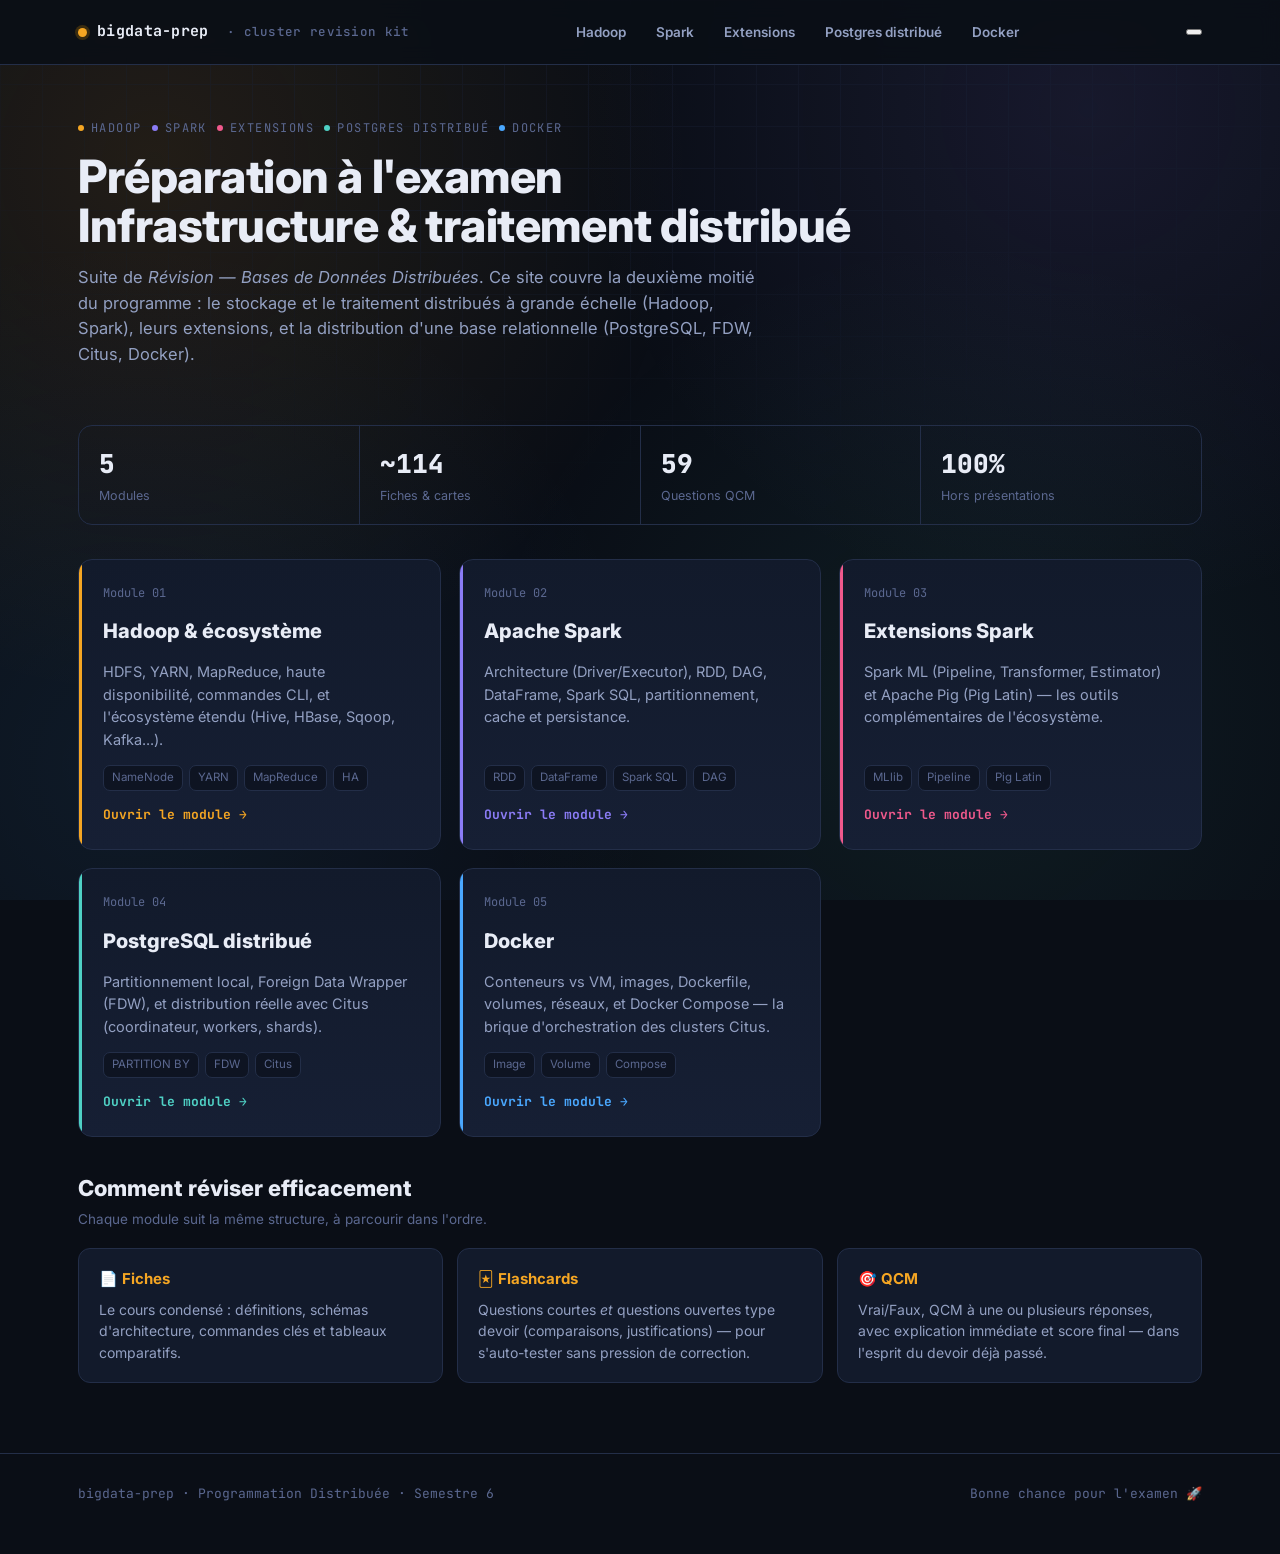
<file: index.html>
<!DOCTYPE html>
<html lang="fr">
<head>
<meta charset="UTF-8">
<meta name="viewport" content="width=device-width, initial-scale=1.0">
<title>bigdata-prep — Révision Infrastructure Big Data</title>
<link rel="stylesheet" href="style.css">
</head>
<body>
<div class="node-field"></div>

<header class="topbar">
  <div class="wrap">
    <div class="brand"><span class="dot"></span>bigdata-prep<small>&nbsp;· cluster revision kit</small></div>
    <nav class="nav-links" id="main-nav">
      <a href="hadoop.html">Hadoop</a>
      <a href="spark.html">Spark</a>
      <a href="spark-extensions.html">Extensions</a>
      <a href="postgres-distribue.html">Postgres&nbsp;distribué</a>
      <a href="docker.html">Docker</a>
    </nav>
  <button class="hamburger" id="ham" aria-label="Menu" onclick="toggleNav(this)"><span></span><span></span><span></span></button>
  </div>
</header>

<main class="wrap">
  <section class="page-hero">
    <div class="eyebrow">
      <span class="seg"><span class="dot" style="background:var(--hadoop)"></span>Hadoop</span>
      <span class="seg"><span class="dot" style="background:var(--spark)"></span>Spark</span>
      <span class="seg"><span class="dot" style="background:var(--ext)"></span>Extensions</span>
      <span class="seg"><span class="dot" style="background:var(--pg)"></span>Postgres distribué</span>
      <span class="seg"><span class="dot" style="background:var(--docker)"></span>Docker</span>
    </div>
    <h1 class="page-title">Préparation à l'examen<br>Infrastructure &amp; traitement distribué</h1>
    <p class="page-sub">
      Suite de <i>Révision — Bases de Données Distribuées</i>. Ce site couvre la deuxième moitié du programme :
      le stockage et le traitement distribués à grande échelle (Hadoop, Spark), leurs extensions,
      et la distribution d'une base relationnelle (PostgreSQL, FDW, Citus, Docker).
    </p>
  </section>

  <section class="stat-strip">
    <div class="stat"><div class="n">5</div><div class="l">Modules</div></div>
    <div class="stat"><div class="n">~114</div><div class="l">Fiches &amp; cartes</div></div>
    <div class="stat"><div class="n">59</div><div class="l">Questions QCM</div></div>
    <div class="stat"><div class="n">100%</div><div class="l">Hors présentations</div></div>
  </section>

  <section class="module-grid">

    <a class="module-card" data-mod="hadoop" href="hadoop.html">
      <div class="accent-bar"></div>
      <div class="num">Module 01</div>
      <h3>Hadoop &amp; écosystème</h3>
      <p>HDFS, YARN, MapReduce, haute disponibilité, commandes CLI, et l'écosystème étendu (Hive, HBase, Sqoop, Kafka...).</p>
      <div class="tags">
        <span class="tag">NameNode</span><span class="tag">YARN</span><span class="tag">MapReduce</span><span class="tag">HA</span>
      </div>
      <div class="go">Ouvrir le module →</div>
    </a>

    <a class="module-card" data-mod="spark" href="spark.html">
      <div class="accent-bar"></div>
      <div class="num">Module 02</div>
      <h3>Apache Spark</h3>
      <p>Architecture (Driver/Executor), RDD, DAG, DataFrame, Spark SQL, partitionnement, cache et persistance.</p>
      <div class="tags">
        <span class="tag">RDD</span><span class="tag">DataFrame</span><span class="tag">Spark SQL</span><span class="tag">DAG</span>
      </div>
      <div class="go">Ouvrir le module →</div>
    </a>

    <a class="module-card" data-mod="ext" href="spark-extensions.html">
      <div class="accent-bar"></div>
      <div class="num">Module 03</div>
      <h3>Extensions Spark</h3>
      <p>Spark ML (Pipeline, Transformer, Estimator) et Apache Pig (Pig Latin) — les outils complémentaires de l'écosystème.</p>
      <div class="tags">
        <span class="tag">MLlib</span><span class="tag">Pipeline</span><span class="tag">Pig Latin</span>
      </div>
      <div class="go">Ouvrir le module →</div>
    </a>

    <a class="module-card" data-mod="pg" href="postgres-distribue.html">
      <div class="accent-bar"></div>
      <div class="num">Module 04</div>
      <h3>PostgreSQL distribué</h3>
      <p>Partitionnement local, Foreign Data Wrapper (FDW), et distribution réelle avec Citus (coordinateur, workers, shards).</p>
      <div class="tags">
        <span class="tag">PARTITION BY</span><span class="tag">FDW</span><span class="tag">Citus</span>
      </div>
      <div class="go">Ouvrir le module →</div>
    </a>

    <a class="module-card" data-mod="docker" href="docker.html">
      <div class="accent-bar"></div>
      <div class="num">Module 05</div>
      <h3>Docker</h3>
      <p>Conteneurs vs VM, images, Dockerfile, volumes, réseaux, et Docker Compose — la brique d'orchestration des clusters Citus.</p>
      <div class="tags">
        <span class="tag">Image</span><span class="tag">Volume</span><span class="tag">Compose</span>
      </div>
      <div class="go">Ouvrir le module →</div>
    </a>

  </section>

  <section class="fiche-section">
    <h2>Comment réviser efficacement</h2>
    <p class="desc">Chaque module suit la même structure, à parcourir dans l'ordre.</p>
    <div class="card-grid">
      <div class="def-card">
        <h4>📄 Fiches</h4>
        <p>Le cours condensé : définitions, schémas d'architecture, commandes clés et tableaux comparatifs.</p>
      </div>
      <div class="def-card">
        <h4>🃏 Flashcards</h4>
        <p>Questions courtes <i>et</i> questions ouvertes type devoir (comparaisons, justifications) — pour s'auto-tester sans pression de correction.</p>
      </div>
      <div class="def-card">
        <h4>🎯 QCM</h4>
        <p>Vrai/Faux, QCM à une ou plusieurs réponses, avec explication immédiate et score final — dans l'esprit du devoir déjà passé.</p>
      </div>
    </div>
  </section>
</main>

<footer>
  <div class="wrap">
    <p>bigdata-prep · Programmation Distribuée · Semestre 6</p>
    <p>Bonne chance pour l'examen 🚀</p>
  </div>
</footer>

<script>
function toggleNav(btn){
  btn.classList.toggle('open');
  document.getElementById('main-nav').classList.toggle('open');
}
document.addEventListener('DOMContentLoaded',function(){
  var links = document.querySelectorAll('#main-nav a');
  links.forEach(function(a){
    a.addEventListener('click',function(){
      document.getElementById('main-nav').classList.remove('open');
      document.getElementById('ham').classList.remove('open');
    });
  });
});
</script>
</body>
</html>
</file>
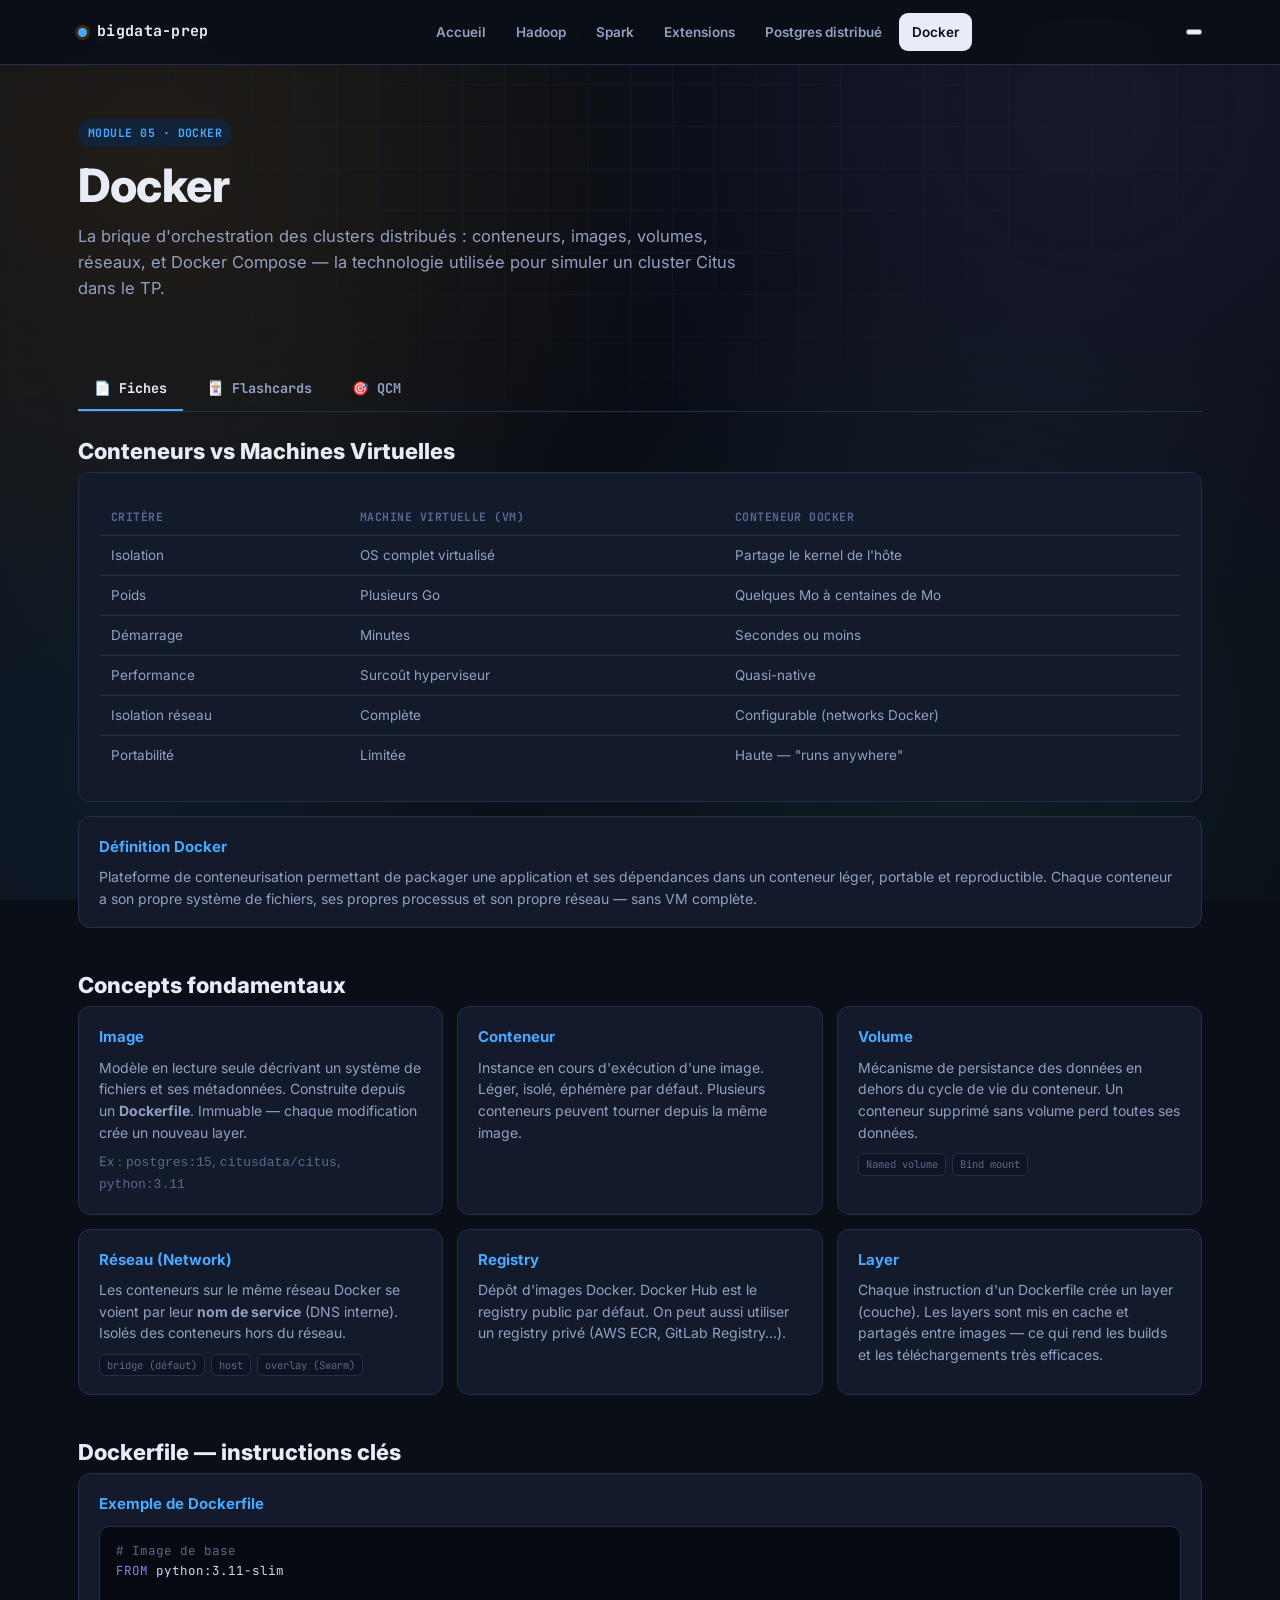
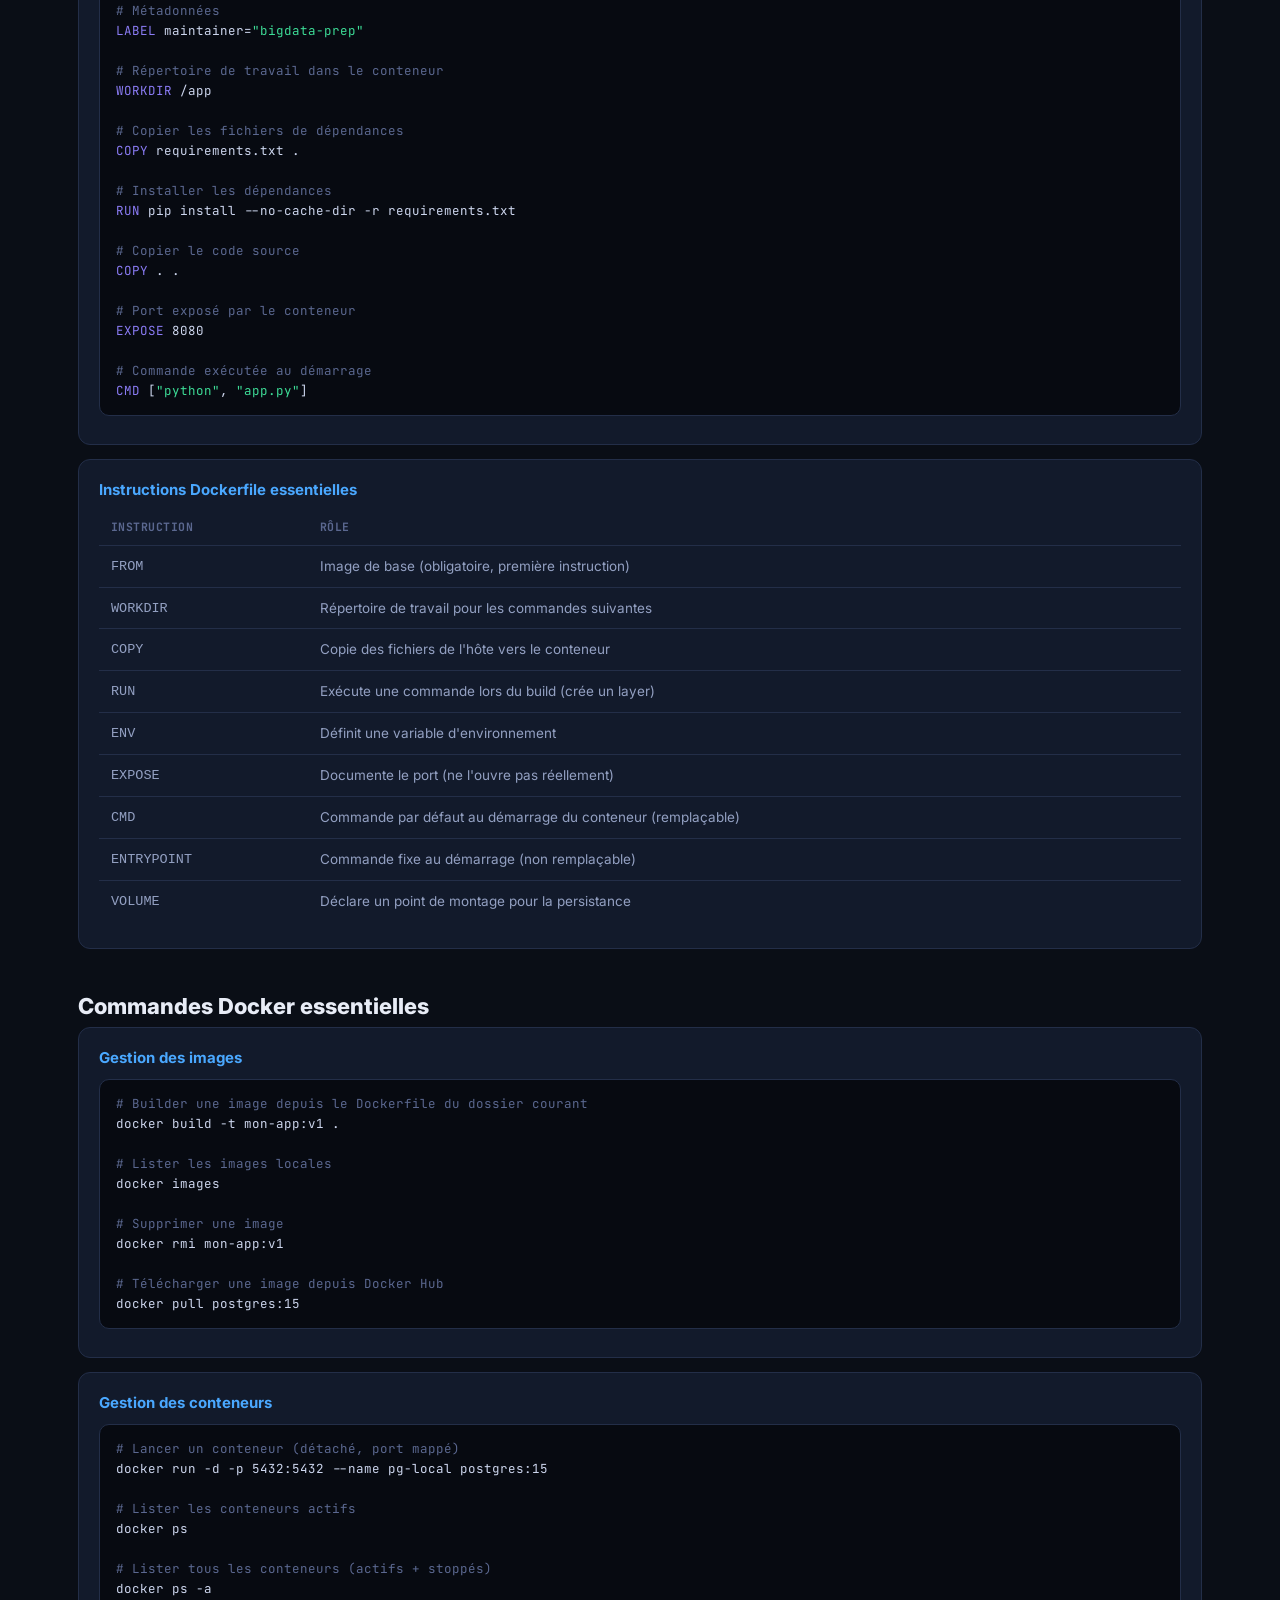
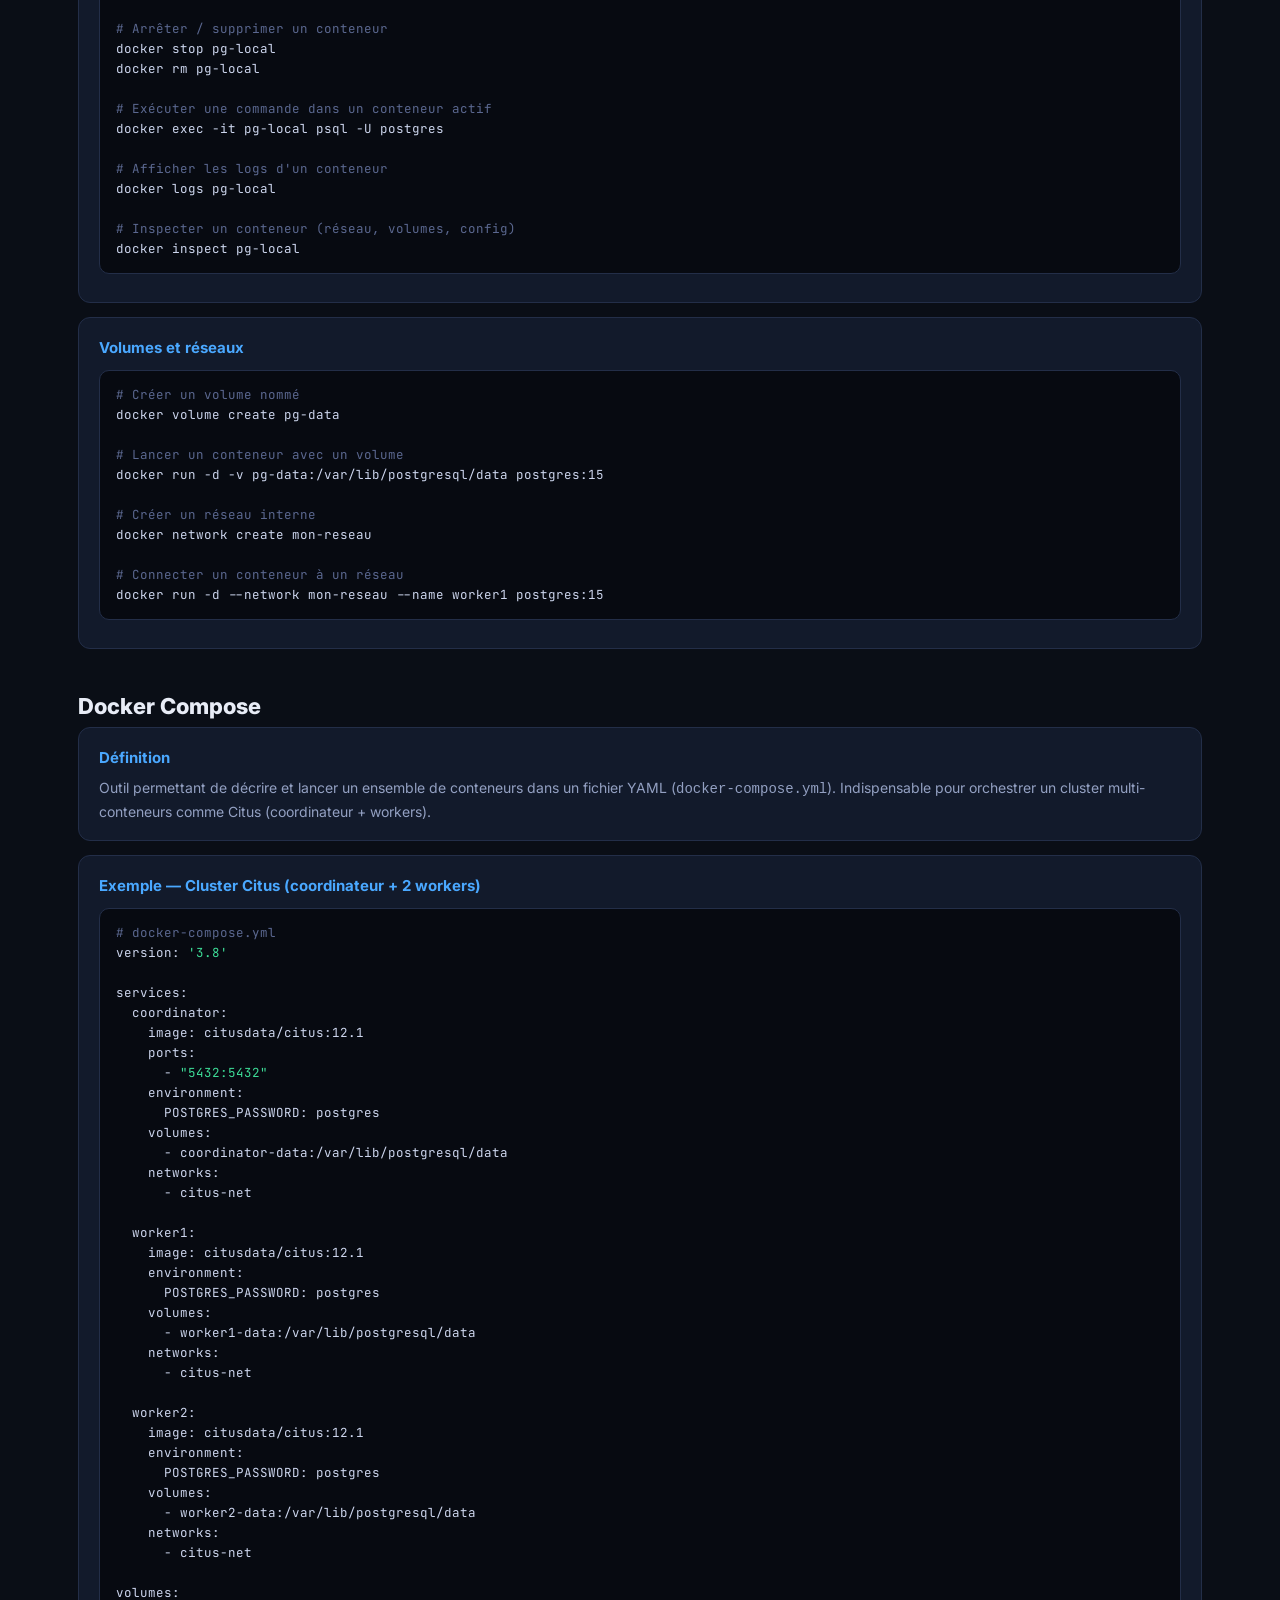
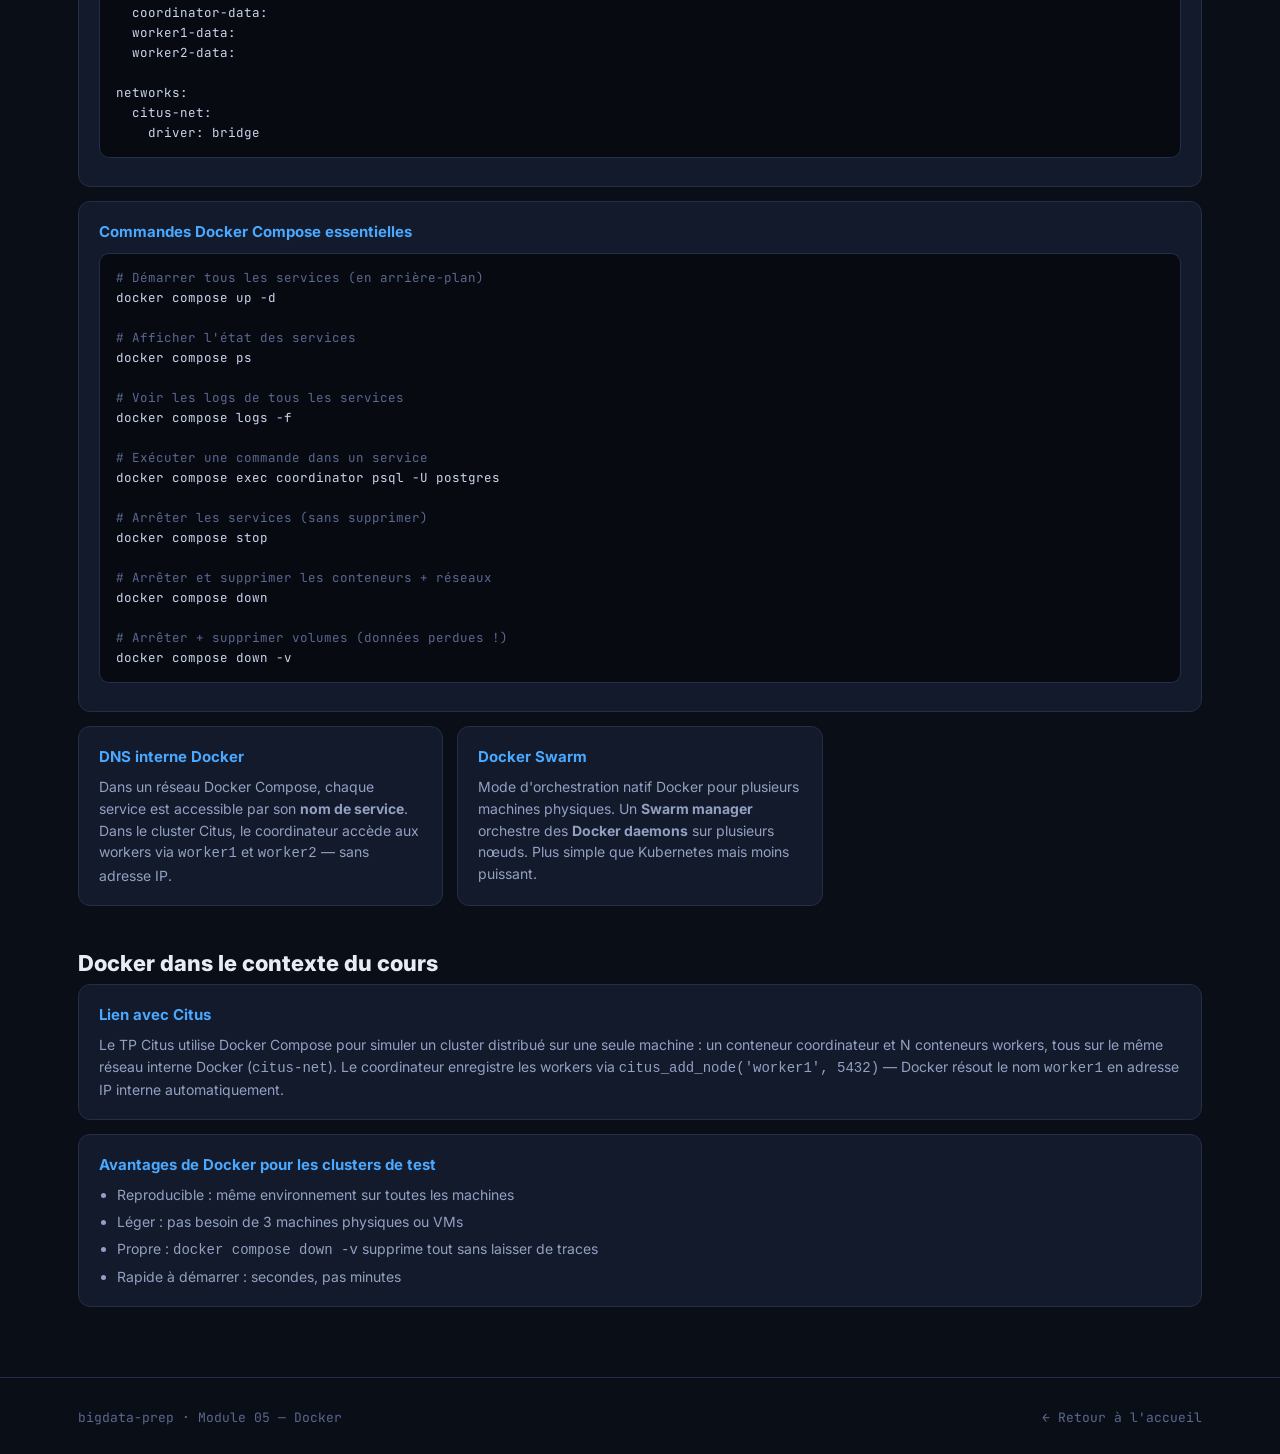
<file: docker.html>
<!DOCTYPE html>
<html lang="fr">
<head>
<meta charset="UTF-8">
<meta name="viewport" content="width=device-width, initial-scale=1.0">
<title>Docker — bigdata-prep</title>
<link rel="stylesheet" href="style.css">
<style>:root{--accent:var(--docker);}</style>
</head>
<body data-mod="docker">
<div class="node-field"></div>

<header class="topbar">
  <div class="wrap">
    <div class="brand"><span class="dot" style="background:var(--docker)"></span>bigdata-prep</div>
    <nav class="nav-links" id="main-nav">
      <a href="index.html">Accueil</a>
      <a href="hadoop.html">Hadoop</a>
      <a href="spark.html">Spark</a>
      <a href="spark-extensions.html">Extensions</a>
      <a href="postgres-distribue.html">Postgres&nbsp;distribué</a>
      <a href="docker.html" class="active">Docker</a>
    </nav>
  <button class="hamburger" id="ham" aria-label="Menu" onclick="toggleNav(this)"><span></span><span></span><span></span></button>
  </div>
</header>

<main class="wrap">
  <section class="page-hero">
    <span class="chip docker">Module 05 · Docker</span>
    <h1 class="page-title" style="margin-top:14px;">Docker</h1>
    <p class="page-sub">La brique d'orchestration des clusters distribués : conteneurs, images, volumes, réseaux,
    et Docker Compose — la technologie utilisée pour simuler un cluster Citus dans le TP.</p>
  </section>

  <div class="tabs">
    <button class="tab-btn active" data-tab="t-fiches">📄 Fiches</button>
    <button class="tab-btn" data-tab="t-flash">🃏 Flashcards</button>
    <button class="tab-btn" data-tab="t-qcm">🎯 QCM</button>
  </div>

  <!-- ===================== FICHES ===================== -->
  <div class="tab-panel active" id="t-fiches">

    <div class="fiche-section">
      <h2>Conteneurs vs Machines Virtuelles</h2>
      <div class="card-grid">
        <div class="def-card wide">
          <table class="fiche-table">
            <tr><th>Critère</th><th>Machine Virtuelle (VM)</th><th>Conteneur Docker</th></tr>
            <tr><td>Isolation</td><td>OS complet virtualisé</td><td>Partage le kernel de l'hôte</td></tr>
            <tr><td>Poids</td><td>Plusieurs Go</td><td>Quelques Mo à centaines de Mo</td></tr>
            <tr><td>Démarrage</td><td>Minutes</td><td>Secondes ou moins</td></tr>
            <tr><td>Performance</td><td>Surcoût hyperviseur</td><td>Quasi-native</td></tr>
            <tr><td>Isolation réseau</td><td>Complète</td><td>Configurable (networks Docker)</td></tr>
            <tr><td>Portabilité</td><td>Limitée</td><td>Haute — "runs anywhere"</td></tr>
          </table>
        </div>
        <div class="def-card wide">
          <h4>Définition Docker</h4>
          <p>Plateforme de conteneurisation permettant de packager une application et ses dépendances dans un conteneur léger, portable et reproductible. Chaque conteneur a son propre système de fichiers, ses propres processus et son propre réseau — sans VM complète.</p>
        </div>
      </div>
    </div>

    <div class="fiche-section">
      <h2>Concepts fondamentaux</h2>
      <div class="card-grid">
        <div class="def-card">
          <h4>Image</h4>
          <p>Modèle en lecture seule décrivant un système de fichiers et ses métadonnées. Construite depuis un <b>Dockerfile</b>. Immuable — chaque modification crée un nouveau layer.</p>
          <p style="margin-top:8px;font-size:13px;color:var(--text-faint);">Ex : <code>postgres:15</code>, <code>citusdata/citus</code>, <code>python:3.11</code></p>
        </div>
        <div class="def-card">
          <h4>Conteneur</h4>
          <p>Instance en cours d'exécution d'une image. Léger, isolé, éphémère par défaut. Plusieurs conteneurs peuvent tourner depuis la même image.</p>
        </div>
        <div class="def-card">
          <h4>Volume</h4>
          <p>Mécanisme de persistance des données en dehors du cycle de vie du conteneur. Un conteneur supprimé sans volume perd toutes ses données.</p>
          <div class="badge-row">
            <span class="mini-badge">Named volume</span>
            <span class="mini-badge">Bind mount</span>
          </div>
        </div>
        <div class="def-card">
          <h4>Réseau (Network)</h4>
          <p>Les conteneurs sur le même réseau Docker se voient par leur <b>nom de service</b> (DNS interne). Isolés des conteneurs hors du réseau.</p>
          <div class="badge-row">
            <span class="mini-badge">bridge (défaut)</span>
            <span class="mini-badge">host</span>
            <span class="mini-badge">overlay (Swarm)</span>
          </div>
        </div>
        <div class="def-card">
          <h4>Registry</h4>
          <p>Dépôt d'images Docker. Docker Hub est le registry public par défaut. On peut aussi utiliser un registry privé (AWS ECR, GitLab Registry...).</p>
        </div>
        <div class="def-card">
          <h4>Layer</h4>
          <p>Chaque instruction d'un Dockerfile crée un layer (couche). Les layers sont mis en cache et partagés entre images — ce qui rend les builds et les téléchargements très efficaces.</p>
        </div>
      </div>
    </div>

    <div class="fiche-section">
      <h2>Dockerfile — instructions clés</h2>
      <div class="card-grid">
        <div class="def-card wide">
          <h4>Exemple de Dockerfile</h4>
          <pre class="code-block"><span class="c"># Image de base</span>
<span class="k">FROM</span> python:3.11-slim

<span class="c"># Métadonnées</span>
<span class="k">LABEL</span> maintainer=<span class="s">"bigdata-prep"</span>

<span class="c"># Répertoire de travail dans le conteneur</span>
<span class="k">WORKDIR</span> /app

<span class="c"># Copier les fichiers de dépendances</span>
<span class="k">COPY</span> requirements.txt .

<span class="c"># Installer les dépendances</span>
<span class="k">RUN</span> pip install --no-cache-dir -r requirements.txt

<span class="c"># Copier le code source</span>
<span class="k">COPY</span> . .

<span class="c"># Port exposé par le conteneur</span>
<span class="k">EXPOSE</span> 8080

<span class="c"># Commande exécutée au démarrage</span>
<span class="k">CMD</span> [<span class="s">"python"</span>, <span class="s">"app.py"</span>]</pre>
        </div>
        <div class="def-card wide">
          <h4>Instructions Dockerfile essentielles</h4>
          <table class="fiche-table">
            <tr><th>Instruction</th><th>Rôle</th></tr>
            <tr><td><code>FROM</code></td><td>Image de base (obligatoire, première instruction)</td></tr>
            <tr><td><code>WORKDIR</code></td><td>Répertoire de travail pour les commandes suivantes</td></tr>
            <tr><td><code>COPY</code></td><td>Copie des fichiers de l'hôte vers le conteneur</td></tr>
            <tr><td><code>RUN</code></td><td>Exécute une commande lors du build (crée un layer)</td></tr>
            <tr><td><code>ENV</code></td><td>Définit une variable d'environnement</td></tr>
            <tr><td><code>EXPOSE</code></td><td>Documente le port (ne l'ouvre pas réellement)</td></tr>
            <tr><td><code>CMD</code></td><td>Commande par défaut au démarrage du conteneur (remplaçable)</td></tr>
            <tr><td><code>ENTRYPOINT</code></td><td>Commande fixe au démarrage (non remplaçable)</td></tr>
            <tr><td><code>VOLUME</code></td><td>Déclare un point de montage pour la persistance</td></tr>
          </table>
        </div>
      </div>
    </div>

    <div class="fiche-section">
      <h2>Commandes Docker essentielles</h2>
      <div class="card-grid">
        <div class="def-card wide">
          <h4>Gestion des images</h4>
          <pre class="code-block"><span class="c"># Builder une image depuis le Dockerfile du dossier courant</span>
docker build -t mon-app:v1 .

<span class="c"># Lister les images locales</span>
docker images

<span class="c"># Supprimer une image</span>
docker rmi mon-app:v1

<span class="c"># Télécharger une image depuis Docker Hub</span>
docker pull postgres:15</pre>
        </div>
        <div class="def-card wide">
          <h4>Gestion des conteneurs</h4>
          <pre class="code-block"><span class="c"># Lancer un conteneur (détaché, port mappé)</span>
docker run -d -p 5432:5432 --name pg-local postgres:15

<span class="c"># Lister les conteneurs actifs</span>
docker ps

<span class="c"># Lister tous les conteneurs (actifs + stoppés)</span>
docker ps -a

<span class="c"># Arrêter / supprimer un conteneur</span>
docker stop pg-local
docker rm pg-local

<span class="c"># Exécuter une commande dans un conteneur actif</span>
docker exec -it pg-local psql -U postgres

<span class="c"># Afficher les logs d'un conteneur</span>
docker logs pg-local

<span class="c"># Inspecter un conteneur (réseau, volumes, config)</span>
docker inspect pg-local</pre>
        </div>
        <div class="def-card wide">
          <h4>Volumes et réseaux</h4>
          <pre class="code-block"><span class="c"># Créer un volume nommé</span>
docker volume create pg-data

<span class="c"># Lancer un conteneur avec un volume</span>
docker run -d -v pg-data:/var/lib/postgresql/data postgres:15

<span class="c"># Créer un réseau interne</span>
docker network create mon-reseau

<span class="c"># Connecter un conteneur à un réseau</span>
docker run -d --network mon-reseau --name worker1 postgres:15</pre>
        </div>
      </div>
    </div>

    <div class="fiche-section">
      <h2>Docker Compose</h2>
      <div class="card-grid">
        <div class="def-card wide">
          <h4>Définition</h4>
          <p>Outil permettant de décrire et lancer un ensemble de conteneurs dans un fichier YAML (<code>docker-compose.yml</code>). Indispensable pour orchestrer un cluster multi-conteneurs comme Citus (coordinateur + workers).</p>
        </div>
        <div class="def-card wide">
          <h4>Exemple — Cluster Citus (coordinateur + 2 workers)</h4>
          <pre class="code-block"><span class="c"># docker-compose.yml</span>
version: <span class="s">'3.8'</span>

services:
  coordinator:
    image: citusdata/citus:12.1
    ports:
      - <span class="s">"5432:5432"</span>
    environment:
      POSTGRES_PASSWORD: postgres
    volumes:
      - coordinator-data:/var/lib/postgresql/data
    networks:
      - citus-net

  worker1:
    image: citusdata/citus:12.1
    environment:
      POSTGRES_PASSWORD: postgres
    volumes:
      - worker1-data:/var/lib/postgresql/data
    networks:
      - citus-net

  worker2:
    image: citusdata/citus:12.1
    environment:
      POSTGRES_PASSWORD: postgres
    volumes:
      - worker2-data:/var/lib/postgresql/data
    networks:
      - citus-net

volumes:
  coordinator-data:
  worker1-data:
  worker2-data:

networks:
  citus-net:
    driver: bridge</pre>
        </div>
        <div class="def-card wide">
          <h4>Commandes Docker Compose essentielles</h4>
          <pre class="code-block"><span class="c"># Démarrer tous les services (en arrière-plan)</span>
docker compose up -d

<span class="c"># Afficher l'état des services</span>
docker compose ps

<span class="c"># Voir les logs de tous les services</span>
docker compose logs -f

<span class="c"># Exécuter une commande dans un service</span>
docker compose exec coordinator psql -U postgres

<span class="c"># Arrêter les services (sans supprimer)</span>
docker compose stop

<span class="c"># Arrêter et supprimer les conteneurs + réseaux</span>
docker compose down

<span class="c"># Arrêter + supprimer volumes (données perdues !)</span>
docker compose down -v</pre>
        </div>
        <div class="def-card">
          <h4>DNS interne Docker</h4>
          <p>Dans un réseau Docker Compose, chaque service est accessible par son <b>nom de service</b>. Dans le cluster Citus, le coordinateur accède aux workers via <code>worker1</code> et <code>worker2</code> — sans adresse IP.</p>
        </div>
        <div class="def-card">
          <h4>Docker Swarm</h4>
          <p>Mode d'orchestration natif Docker pour plusieurs machines physiques. Un <b>Swarm manager</b> orchestre des <b>Docker daemons</b> sur plusieurs nœuds. Plus simple que Kubernetes mais moins puissant.</p>
        </div>
      </div>
    </div>

    <div class="fiche-section">
      <h2>Docker dans le contexte du cours</h2>
      <div class="card-grid">
        <div class="def-card wide">
          <h4>Lien avec Citus</h4>
          <p>Le TP Citus utilise Docker Compose pour simuler un cluster distribué sur une seule machine : un conteneur coordinateur et N conteneurs workers, tous sur le même réseau interne Docker (<code>citus-net</code>). Le coordinateur enregistre les workers via <code>citus_add_node('worker1', 5432)</code> — Docker résout le nom <code>worker1</code> en adresse IP interne automatiquement.</p>
        </div>
        <div class="def-card wide">
          <h4>Avantages de Docker pour les clusters de test</h4>
          <ul>
            <li>Reproducible : même environnement sur toutes les machines</li>
            <li>Léger : pas besoin de 3 machines physiques ou VMs</li>
            <li>Propre : <code>docker compose down -v</code> supprime tout sans laisser de traces</li>
            <li>Rapide à démarrer : secondes, pas minutes</li>
          </ul>
        </div>
      </div>
    </div>

  </div>

  <!-- ===================== FLASHCARDS ===================== -->
  <div class="tab-panel" id="t-flash">
    <div class="fc-toolbar">
      <span class="fc-progress" id="fc-progress">Carte 1 sur 1</span>
      <button class="fc-btn" id="fc-shuffle">🔀 Mélanger</button>
    </div>
    <div class="fc-stage" id="fc-stage"></div>
    <div class="fc-nav" style="justify-content:center;margin-top:18px;">
      <button class="fc-btn" id="fc-prev">← Précédent</button>
      <span class="count" id="fc-count">1 / 1</span>
      <button class="fc-btn" id="fc-next">Suivant →</button>
    </div>
  </div>

  <!-- ===================== QCM ===================== -->
  <div class="tab-panel" id="t-qcm">
    <div id="qcm-root"></div>
  </div>

</main>

<footer>
  <div class="wrap">
    <p>bigdata-prep · Module 05 — Docker</p>
    <p><a href="index.html">← Retour à l'accueil</a></p>
  </div>
</footer>

<script>
window.QCM_ACCENT = '#4aa8ff';

window.FLASHCARDS = [
  {tag:'docker', tagLabel:'Concepts', q:"Quelle est la différence fondamentale entre une image et un conteneur Docker ?", a:"Une image est un modèle en lecture seule (blueprint) décrivant un système de fichiers et ses métadonnées — elle est immuable. Un conteneur est une instance en cours d'exécution de cette image — il est vivant, modifiable pendant son exécution, et éphémère par défaut. Plusieurs conteneurs peuvent tourner depuis la même image."},
  {tag:'docker', tagLabel:'Concepts', q:"Pourquoi un conteneur Docker est-il plus léger et plus rapide qu'une VM ?", a:"Une VM embarque un OS complet virtualisé par un hyperviseur, ce qui coûte en ressources et en temps de démarrage (minutes). Un conteneur partage le kernel de l'OS hôte et n'embarque que les dépendances applicatives nécessaires. Il démarre en secondes, consomme bien moins de RAM/disque, avec des performances quasi-natives."},
  {tag:'docker', tagLabel:'Concepts', q:"À quoi servent les volumes Docker et pourquoi sont-ils importants ?", a:"Par défaut, toutes les données écrites dans un conteneur sont perdues quand il est supprimé. Les volumes sont des espaces de stockage persistants en dehors du cycle de vie du conteneur. Ils permettent de conserver les données (ex: la base PostgreSQL) même si le conteneur est recréé ou mis à jour."},
  {tag:'docker', tagLabel:'Dockerfile', q:"Quelle est la différence entre CMD et ENTRYPOINT dans un Dockerfile ?", a:"CMD définit la commande par défaut au démarrage du conteneur, mais elle peut être remplacée par l'utilisateur via docker run. ENTRYPOINT définit une commande fixe qui s'exécute toujours — elle ne peut pas être remplacée, seulement complétée par des arguments. Utilisez ENTRYPOINT pour l'exécutable principal et CMD pour ses arguments par défaut."},
  {tag:'docker', tagLabel:'Dockerfile', q:"Pourquoi copie-t-on requirements.txt avant le code source dans un Dockerfile Python ?", a:"Pour exploiter le cache des layers Docker : si le code source change mais pas requirements.txt, Docker réutilise le layer d'installation des dépendances sans le refaire. En inversant l'ordre, toute modification du code forcerait une réinstallation complète des dépendances, rallongeant inutilement le build."},
  {tag:'docker', tagLabel:'Réseau', q:"Comment les conteneurs d'un même réseau Docker Compose se trouvent-ils mutuellement ?", a:"Docker Compose crée un DNS interne : chaque service est accessible par son nom de service (ex: coordinator, worker1). Les conteneurs n'ont pas besoin de connaître les adresses IP — elles peuvent changer à chaque recréation. C'est pourquoi dans Citus, on enregistre les workers avec citus_add_node('worker1', 5432) plutôt qu'avec une IP."},
  {tag:'docker', tagLabel:'Compose', q:"Quelle commande Docker Compose démarre tous les services en arrière-plan et quelle commande arrête tout et supprime les données ?", a:"docker compose up -d démarre tous les services en mode détaché (arrière-plan). docker compose down -v arrête et supprime les conteneurs, les réseaux créés par Compose, ET les volumes nommés (données perdues définitivement). Sans -v, docker compose down préserve les volumes."},
  {tag:'docker', tagLabel:'Compose', q:"Quel est l'intérêt de Docker Compose pour simuler un cluster Citus ?", a:"Docker Compose permet de décrire tout le cluster (coordinateur + workers) dans un seul fichier YAML et de le démarrer en une commande (docker compose up -d). Sans Compose, il faudrait lancer chaque conteneur manuellement, gérer les réseaux et les volumes séparément. C'est aussi reproductible et portable : le même cluster peut être recréé à l'identique sur n'importe quelle machine."},
  {tag:'docker', tagLabel:'Commandes', q:"Quelle est la différence entre docker stop et docker rm ?", a:"docker stop envoie un signal d'arrêt au conteneur (SIGTERM puis SIGKILL) — le conteneur s'arrête mais existe toujours (visible dans docker ps -a). docker rm supprime définitivement un conteneur arrêté. Pour supprimer un conteneur en cours d'exécution : docker rm -f."},
  {tag:'docker', tagLabel:'Architecture', q:"Qu'est-ce que Docker Swarm et en quoi diffère-t-il de Docker Compose ?", a:"Docker Compose orchestre des conteneurs sur une seule machine. Docker Swarm est le mode d'orchestration natif Docker pour plusieurs machines physiques : un Swarm manager orchestre des Docker daemons sur plusieurs nœuds. Compose est pour le développement/test local, Swarm pour les déploiements multi-serveurs (concurrent de Kubernetes, mais plus simple)."},
];

window.QCM = [
  {type:'single', q:"Quelle est la différence principale entre un conteneur Docker et une machine virtuelle ?", opts:["Un conteneur est plus sécurisé qu'une VM","Un conteneur partage le kernel de l'hôte et est plus léger et rapide, une VM virtualise un OS complet","Un conteneur ne peut pas accéder au réseau","Une VM démarre plus rapidement qu'un conteneur"], correct:[1], explain:"Un conteneur partage le kernel de l'OS hôte et n'embarque que les dépendances applicatives nécessaires — il démarre en secondes et consomme quelques Mo. Une VM embarque un OS complet via un hyperviseur — elle démarre en minutes et consomme plusieurs Go.", theme:"Concepts"},
  {type:'tf', q:"Une image Docker peut être modifiée directement à l'exécution.", opts:["Vrai","Faux"], correct:[1], explain:"Faux. Une image est immuable (read-only). Quand un conteneur écrit des données, celles-ci vont dans un layer d'écriture propre au conteneur, pas dans l'image. Pour modifier une image, il faut créer un nouveau Dockerfile et reconstruire.", theme:"Concepts"},
  {type:'single', q:"Quelle instruction Dockerfile copie des fichiers de la machine hôte vers le conteneur ?", opts:["FROM","RUN","COPY","ADD"], correct:[2], explain:"COPY copie des fichiers ou dossiers de l'hôte (contexte de build) vers le système de fichiers du conteneur. ADD fait la même chose mais supporte aussi les URLs et l'extraction automatique des archives tar — COPY est préféré pour la clarté.", theme:"Dockerfile"},
  {type:'single', q:"Quelle commande liste tous les conteneurs, y compris ceux qui sont arrêtés ?", opts:["docker ps","docker ps -a","docker ls -all","docker container list"], correct:[1], explain:"docker ps affiche uniquement les conteneurs en cours d'exécution. docker ps -a (ou --all) affiche tous les conteneurs, qu'ils soient actifs, arrêtés ou en erreur.", theme:"Commandes"},
  {type:'multi', q:"Parmi ces affirmations sur les volumes Docker, lesquelles sont vraies ?", opts:["Les données d'un conteneur sans volume sont perdues à sa suppression","Un volume survit à la suppression du conteneur","docker compose down -v supprime les volumes nommés","Les volumes sont stockés dans le conteneur lui-même"], correct:[0,1,2], explain:"Les volumes sont gérés par Docker séparément des conteneurs. Les données persistent après la suppression du conteneur. docker compose down -v les supprime explicitement. Les volumes ne sont PAS stockés dans le conteneur — c'est l'inverse : ils sont montés depuis l'extérieur.", theme:"Volumes"},
  {type:'single', q:"Dans Docker Compose, comment les conteneurs du même réseau se trouvent-ils mutuellement ?", opts:["Via leurs adresses IP fixes","Via leur nom de service (DNS interne Docker)","Via des variables d'environnement","Via le port 8080 par défaut"], correct:[1], explain:"Docker Compose crée un DNS interne : chaque service est résolu par son nom de service. C'est pourquoi dans le cluster Citus, on enregistre les workers par nom (worker1, worker2) plutôt que par IP — les IPs peuvent changer à chaque recréation.", theme:"Réseau"},
  {type:'tf', q:"docker compose down supprime les volumes nommés et toutes les données persistantes.", opts:["Vrai","Faux"], correct:[1], explain:"Faux. docker compose down supprime les conteneurs et les réseaux créés par Compose, mais préserve les volumes nommés. Pour supprimer les volumes, il faut ajouter le flag -v : docker compose down -v.", theme:"Compose"},
  {type:'single', q:"Pourquoi Docker est-il utilisé pour simuler un cluster Citus dans le TP ?", opts:["Docker est plus rapide que PostgreSQL","Il permet de lancer plusieurs instances isolées (coordinateur + workers) sur une seule machine, de façon reproductible et sans installation complexe","Docker remplace Citus pour le sharding","Docker Compose est obligatoire pour utiliser Citus"], correct:[1], explain:"Docker Compose permet de simuler un vrai cluster distribué (coordinateur + workers) sur une seule machine physique en quelques secondes. Sans Docker, il faudrait plusieurs machines ou VMs, une installation manuelle de chaque instance PostgreSQL/Citus, et une configuration réseau complexe.", theme:"Docker & Citus"},
  {type:'single', q:"Quelle commande permet d'exécuter une commande dans un conteneur en cours d'exécution ?", opts:["docker run","docker exec -it","docker attach","docker start"], correct:[1], explain:"docker exec -it nom_conteneur commande exécute une commande dans un conteneur déjà démarré. -i maintient stdin ouvert, -t alloue un terminal. Exemple : docker exec -it coordinator psql -U postgres.", theme:"Commandes"},
  {type:'multi', q:"Parmi ces instructions Dockerfile, lesquelles créent un nouveau layer dans l'image ?", opts:["FROM","RUN","COPY","EXPOSE","WORKDIR"], correct:[0,1,2], explain:"Chaque instruction qui modifie le système de fichiers crée un nouveau layer : FROM (image de base), RUN (exécution de commandes), COPY/ADD (ajout de fichiers). EXPOSE et WORKDIR sont des métadonnées ou des changements de contexte sans impact sur le système de fichiers — ils ne créent pas de layer indépendant.", theme:"Dockerfile"},
  {type:'tf', q:"Docker Swarm et Docker Compose ont le même rôle : orchestrer des conteneurs sur une seule machine.", opts:["Vrai","Faux"], correct:[1], explain:"Faux. Docker Compose orchestre des conteneurs sur une seule machine (développement/test). Docker Swarm orchestre des conteneurs sur plusieurs machines physiques en réseau (production multi-nœuds). Swarm est concurrent de Kubernetes, Compose est un outil local.", theme:"Compose vs Swarm"},
];
</script>
<script src="app.js"></script>
<script>
function toggleNav(btn){
  btn.classList.toggle('open');
  document.getElementById('main-nav').classList.toggle('open');
}
document.addEventListener('DOMContentLoaded',function(){
  var links = document.querySelectorAll('#main-nav a');
  links.forEach(function(a){
    a.addEventListener('click',function(){
      document.getElementById('main-nav').classList.remove('open');
      document.getElementById('ham').classList.remove('open');
    });
  });
});
</script>
</body>
</html>
</file>
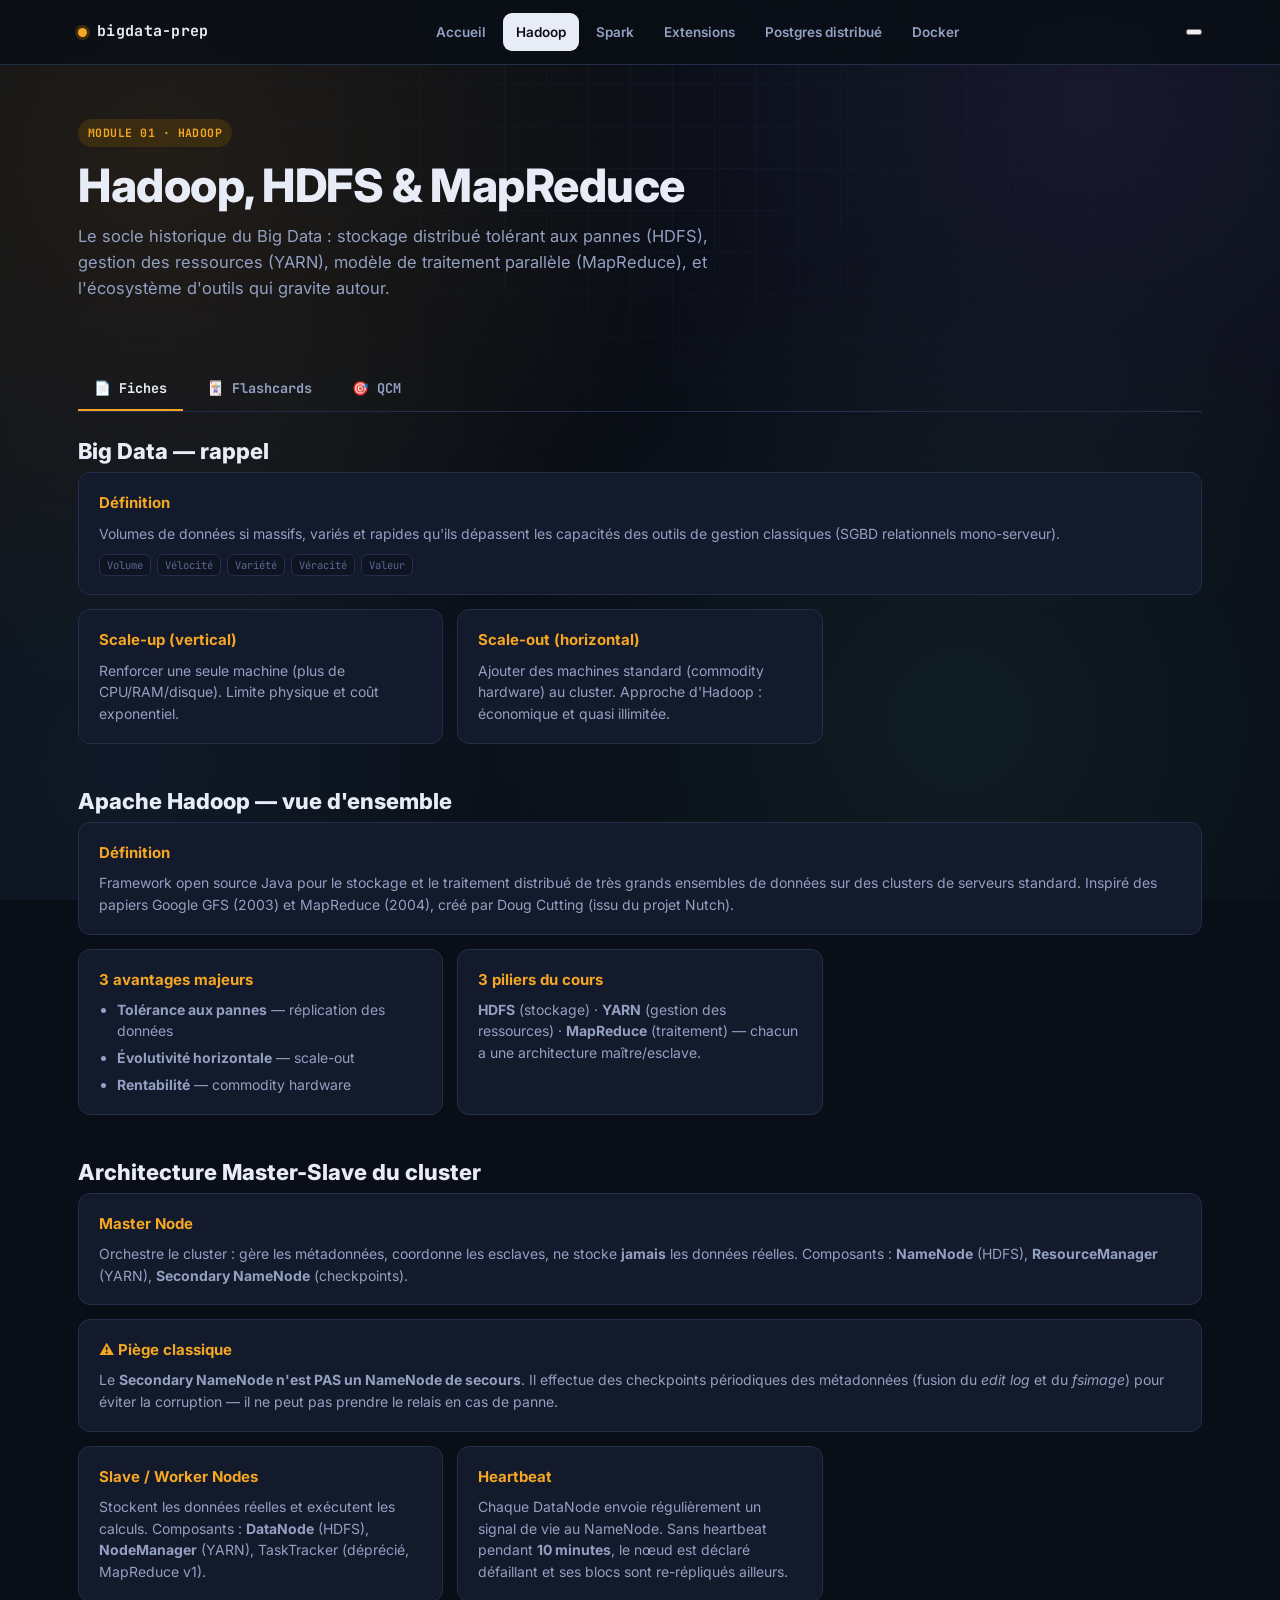
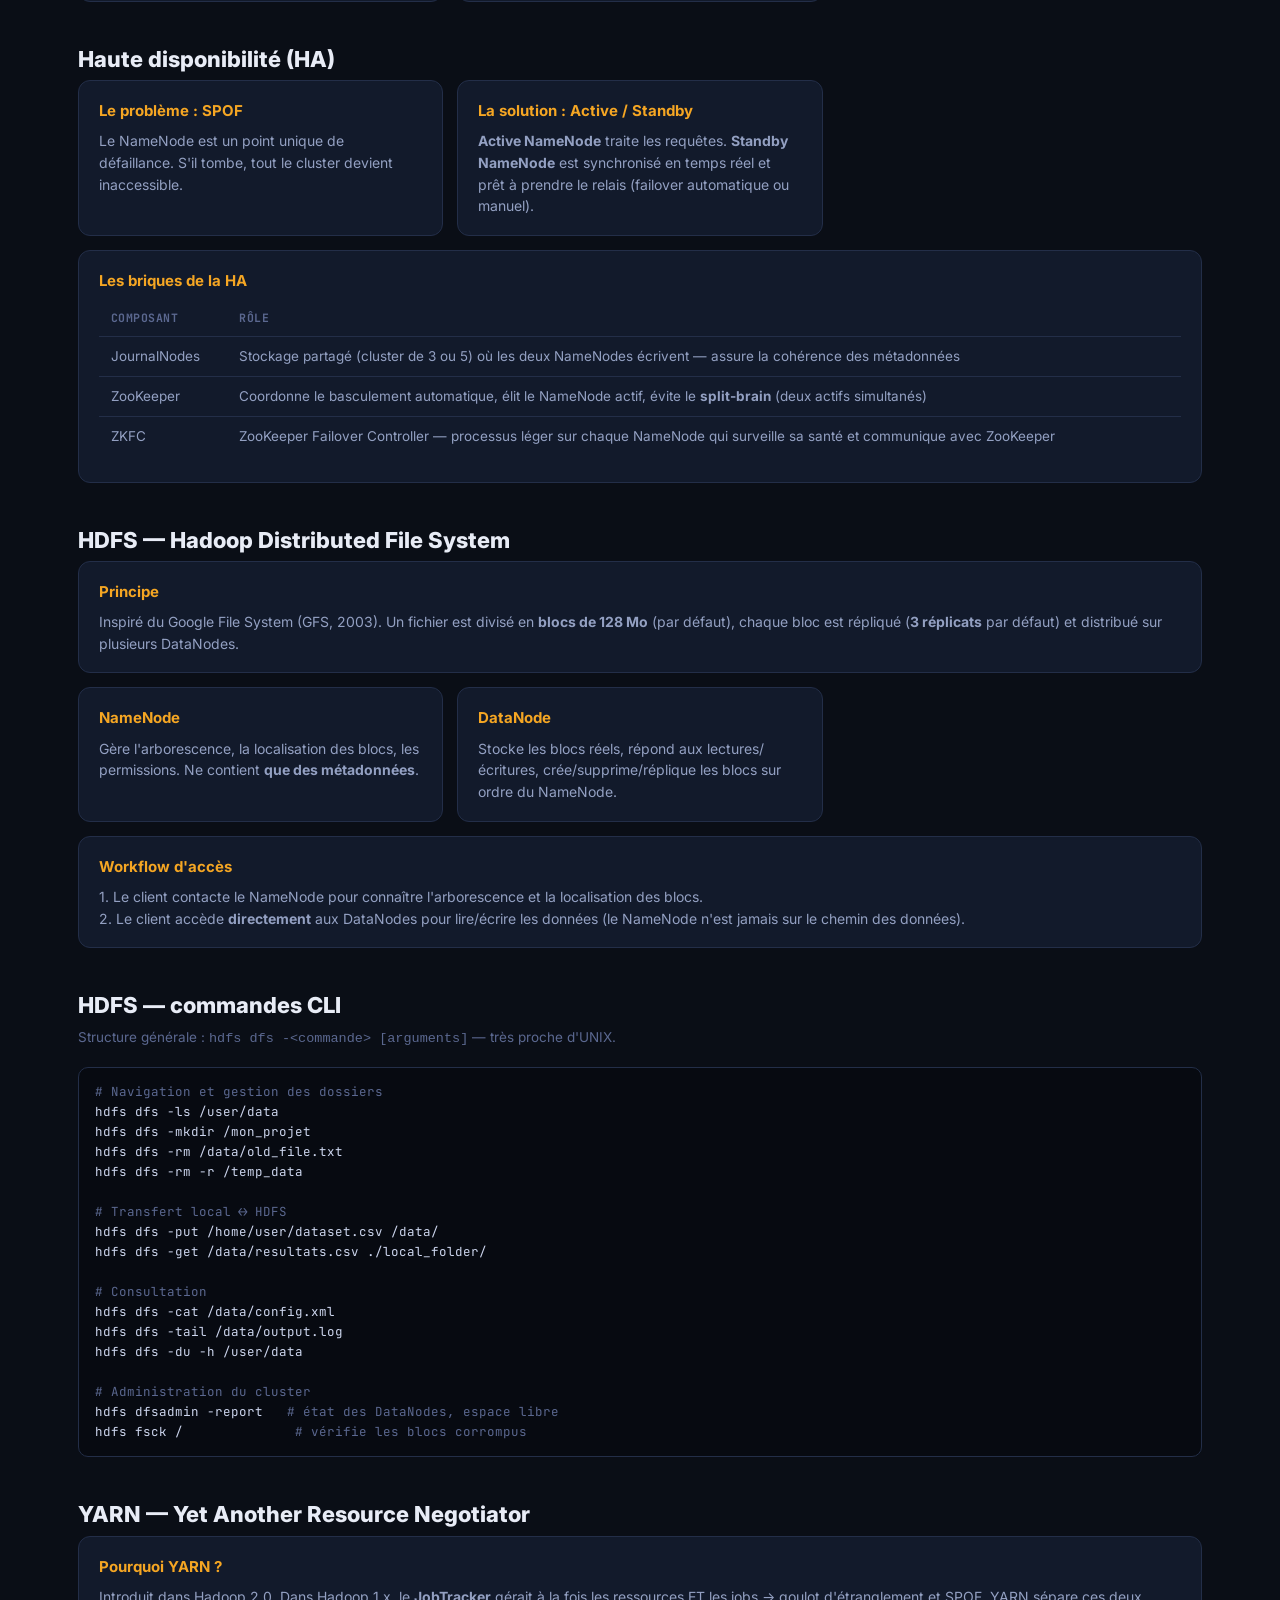
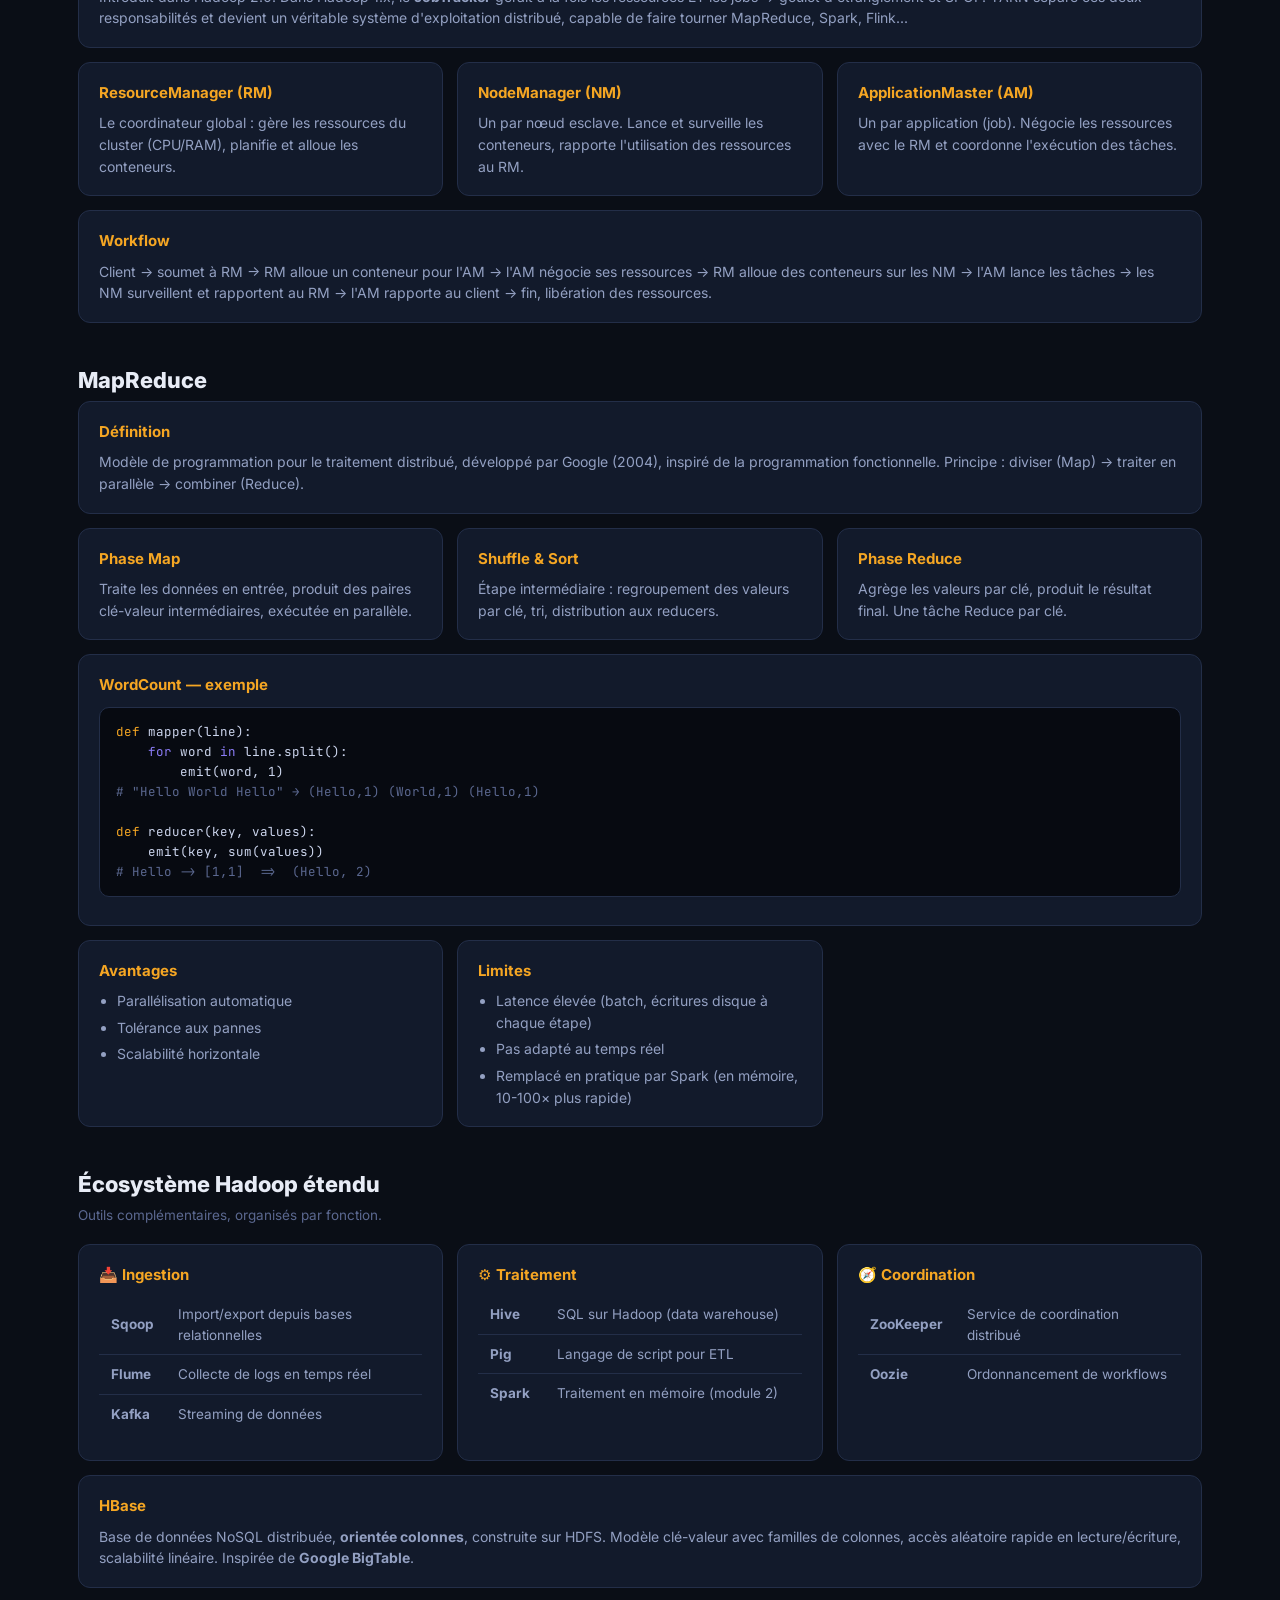
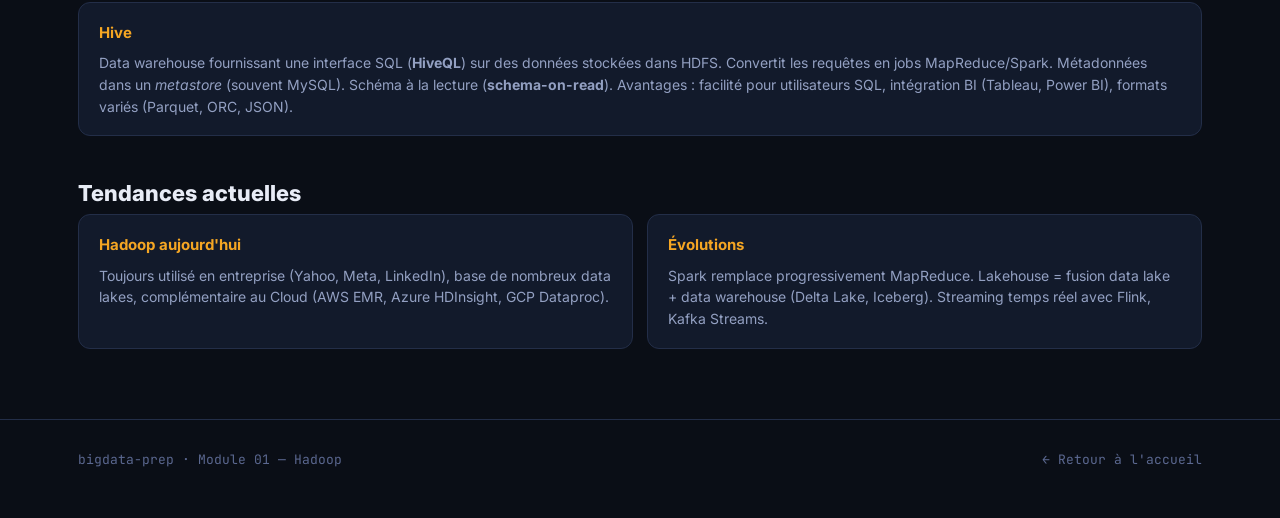
<file: hadoop.html>
<!DOCTYPE html>
<html lang="fr">
<head>
<meta charset="UTF-8">
<meta name="viewport" content="width=device-width, initial-scale=1.0">
<title>Hadoop &amp; écosystème — bigdata-prep</title>
<link rel="stylesheet" href="style.css">
<style>:root{--accent:var(--hadoop);}</style>
</head>
<body data-mod="hadoop">
<div class="node-field"></div>

<header class="topbar">
  <div class="wrap">
    <div class="brand"><span class="dot"></span>bigdata-prep</div>
    <nav class="nav-links" id="main-nav">
      <a href="index.html">Accueil</a>
      <a href="hadoop.html" class="active">Hadoop</a>
      <a href="spark.html">Spark</a>
      <a href="spark-extensions.html">Extensions</a>
      <a href="postgres-distribue.html">Postgres&nbsp;distribué</a>
      <a href="docker.html">Docker</a>
    </nav>
  <button class="hamburger" id="ham" aria-label="Menu" onclick="toggleNav(this)"><span></span><span></span><span></span></button>
  </div>
</header>

<main class="wrap">
  <section class="page-hero">
    <span class="chip hadoop">Module 01 · Hadoop</span>
    <h1 class="page-title" style="margin-top:14px;">Hadoop, HDFS &amp; MapReduce</h1>
    <p class="page-sub">Le socle historique du Big Data : stockage distribué tolérant aux pannes (HDFS),
    gestion des ressources (YARN), modèle de traitement parallèle (MapReduce), et l'écosystème d'outils qui gravite autour.</p>
  </section>

  <div class="tabs">
    <button class="tab-btn active" data-tab="t-fiches">📄 Fiches</button>
    <button class="tab-btn" data-tab="t-flash">🃏 Flashcards</button>
    <button class="tab-btn" data-tab="t-qcm">🎯 QCM</button>
  </div>

  <!-- ===================== FICHES ===================== -->
  <div class="tab-panel active" id="t-fiches">

    <div class="fiche-section">
      <h2>Big Data — rappel</h2>
      <div class="card-grid">
        <div class="def-card wide">
          <h4>Définition</h4>
          <p>Volumes de données si massifs, variés et rapides qu'ils dépassent les capacités des outils de gestion classiques (SGBD relationnels mono-serveur).</p>
          <div class="badge-row">
            <span class="mini-badge">Volume</span><span class="mini-badge">Vélocité</span>
            <span class="mini-badge">Variété</span><span class="mini-badge">Véracité</span><span class="mini-badge">Valeur</span>
          </div>
        </div>
        <div class="def-card">
          <h4>Scale-up (vertical)</h4>
          <p>Renforcer une seule machine (plus de CPU/RAM/disque). Limite physique et coût exponentiel.</p>
        </div>
        <div class="def-card">
          <h4>Scale-out (horizontal)</h4>
          <p>Ajouter des machines standard (commodity hardware) au cluster. Approche d'Hadoop : économique et quasi illimitée.</p>
        </div>
      </div>
    </div>

    <div class="fiche-section">
      <h2>Apache Hadoop — vue d'ensemble</h2>
      <div class="card-grid">
        <div class="def-card wide">
          <h4>Définition</h4>
          <p>Framework open source Java pour le stockage et le traitement distribué de très grands ensembles de données sur des clusters de serveurs standard. Inspiré des papiers Google GFS (2003) et MapReduce (2004), créé par Doug Cutting (issu du projet Nutch).</p>
        </div>
        <div class="def-card">
          <h4>3 avantages majeurs</h4>
          <ul>
            <li><b>Tolérance aux pannes</b> — réplication des données</li>
            <li><b>Évolutivité horizontale</b> — scale-out</li>
            <li><b>Rentabilité</b> — commodity hardware</li>
          </ul>
        </div>
        <div class="def-card">
          <h4>3 piliers du cours</h4>
          <p><b>HDFS</b> (stockage) · <b>YARN</b> (gestion des ressources) · <b>MapReduce</b> (traitement) — chacun a une architecture maître/esclave.</p>
        </div>
      </div>
    </div>

    <div class="fiche-section">
      <h2>Architecture Master-Slave du cluster</h2>
      <div class="card-grid">
        <div class="def-card wide">
          <h4>Master Node</h4>
          <p>Orchestre le cluster : gère les métadonnées, coordonne les esclaves, ne stocke <b>jamais</b> les données réelles. Composants : <b>NameNode</b> (HDFS), <b>ResourceManager</b> (YARN), <b>Secondary NameNode</b> (checkpoints).</p>
        </div>
        <div class="def-card wide">
          <h4>⚠️ Piège classique</h4>
          <p>Le <b>Secondary NameNode n'est PAS un NameNode de secours</b>. Il effectue des checkpoints périodiques des métadonnées (fusion du <i>edit log</i> et du <i>fsimage</i>) pour éviter la corruption — il ne peut pas prendre le relais en cas de panne.</p>
        </div>
        <div class="def-card">
          <h4>Slave / Worker Nodes</h4>
          <p>Stockent les données réelles et exécutent les calculs. Composants : <b>DataNode</b> (HDFS), <b>NodeManager</b> (YARN), TaskTracker (déprécié, MapReduce v1).</p>
        </div>
        <div class="def-card">
          <h4>Heartbeat</h4>
          <p>Chaque DataNode envoie régulièrement un signal de vie au NameNode. Sans heartbeat pendant <b>10 minutes</b>, le nœud est déclaré défaillant et ses blocs sont re-répliqués ailleurs.</p>
        </div>
      </div>
    </div>

    <div class="fiche-section">
      <h2>Haute disponibilité (HA)</h2>
      <div class="card-grid">
        <div class="def-card">
          <h4>Le problème : SPOF</h4>
          <p>Le NameNode est un point unique de défaillance. S'il tombe, tout le cluster devient inaccessible.</p>
        </div>
        <div class="def-card">
          <h4>La solution : Active / Standby</h4>
          <p><b>Active NameNode</b> traite les requêtes. <b>Standby NameNode</b> est synchronisé en temps réel et prêt à prendre le relais (failover automatique ou manuel).</p>
        </div>
        <div class="def-card wide">
          <h4>Les briques de la HA</h4>
          <table class="fiche-table">
            <tr><th>Composant</th><th>Rôle</th></tr>
            <tr><td>JournalNodes</td><td>Stockage partagé (cluster de 3 ou 5) où les deux NameNodes écrivent — assure la cohérence des métadonnées</td></tr>
            <tr><td>ZooKeeper</td><td>Coordonne le basculement automatique, élit le NameNode actif, évite le <b>split-brain</b> (deux actifs simultanés)</td></tr>
            <tr><td>ZKFC</td><td>ZooKeeper Failover Controller — processus léger sur chaque NameNode qui surveille sa santé et communique avec ZooKeeper</td></tr>
          </table>
        </div>
      </div>
    </div>

    <div class="fiche-section">
      <h2>HDFS — Hadoop Distributed File System</h2>
      <div class="card-grid">
        <div class="def-card wide">
          <h4>Principe</h4>
          <p>Inspiré du Google File System (GFS, 2003). Un fichier est divisé en <b>blocs de 128 Mo</b> (par défaut), chaque bloc est répliqué (<b>3 réplicats</b> par défaut) et distribué sur plusieurs DataNodes.</p>
        </div>
        <div class="def-card">
          <h4>NameNode</h4>
          <p>Gère l'arborescence, la localisation des blocs, les permissions. Ne contient <b>que des métadonnées</b>.</p>
        </div>
        <div class="def-card">
          <h4>DataNode</h4>
          <p>Stocke les blocs réels, répond aux lectures/écritures, crée/supprime/réplique les blocs sur ordre du NameNode.</p>
        </div>
        <div class="def-card wide">
          <h4>Workflow d'accès</h4>
          <p>1. Le client contacte le NameNode pour connaître l'arborescence et la localisation des blocs.<br>
          2. Le client accède <b>directement</b> aux DataNodes pour lire/écrire les données (le NameNode n'est jamais sur le chemin des données).</p>
        </div>
      </div>
    </div>

    <div class="fiche-section">
      <h2>HDFS — commandes CLI</h2>
      <p class="desc">Structure générale : <code>hdfs dfs -&lt;commande&gt; [arguments]</code> — très proche d'UNIX.</p>
      <pre class="code-block"><span class="c"># Navigation et gestion des dossiers</span>
hdfs dfs -ls /user/data
hdfs dfs -mkdir /mon_projet
hdfs dfs -rm /data/old_file.txt
hdfs dfs -rm -r /temp_data

<span class="c"># Transfert local ↔ HDFS</span>
hdfs dfs -put /home/user/dataset.csv /data/
hdfs dfs -get /data/resultats.csv ./local_folder/

<span class="c"># Consultation</span>
hdfs dfs -cat /data/config.xml
hdfs dfs -tail /data/output.log
hdfs dfs -du -h /user/data

<span class="c"># Administration du cluster</span>
hdfs dfsadmin -report   <span class="c"># état des DataNodes, espace libre</span>
hdfs fsck /              <span class="c"># vérifie les blocs corrompus</span></pre>
    </div>

    <div class="fiche-section">
      <h2>YARN — Yet Another Resource Negotiator</h2>
      <div class="card-grid">
        <div class="def-card wide">
          <h4>Pourquoi YARN ?</h4>
          <p>Introduit dans Hadoop 2.0. Dans Hadoop 1.x, le <b>JobTracker</b> gérait à la fois les ressources ET les jobs → goulot d'étranglement et SPOF. YARN sépare ces deux responsabilités et devient un véritable système d'exploitation distribué, capable de faire tourner MapReduce, Spark, Flink...</p>
        </div>
        <div class="def-card">
          <h4>ResourceManager (RM)</h4>
          <p>Le coordinateur global : gère les ressources du cluster (CPU/RAM), planifie et alloue les conteneurs.</p>
        </div>
        <div class="def-card">
          <h4>NodeManager (NM)</h4>
          <p>Un par nœud esclave. Lance et surveille les conteneurs, rapporte l'utilisation des ressources au RM.</p>
        </div>
        <div class="def-card">
          <h4>ApplicationMaster (AM)</h4>
          <p>Un par application (job). Négocie les ressources avec le RM et coordonne l'exécution des tâches.</p>
        </div>
        <div class="def-card wide">
          <h4>Workflow</h4>
          <p>Client → soumet à RM → RM alloue un conteneur pour l'AM → l'AM négocie ses ressources → RM alloue des conteneurs sur les NM → l'AM lance les tâches → les NM surveillent et rapportent au RM → l'AM rapporte au client → fin, libération des ressources.</p>
        </div>
      </div>
    </div>

    <div class="fiche-section">
      <h2>MapReduce</h2>
      <div class="card-grid">
        <div class="def-card wide">
          <h4>Définition</h4>
          <p>Modèle de programmation pour le traitement distribué, développé par Google (2004), inspiré de la programmation fonctionnelle. Principe : diviser (Map) → traiter en parallèle → combiner (Reduce).</p>
        </div>
        <div class="def-card">
          <h4>Phase Map</h4>
          <p>Traite les données en entrée, produit des paires clé-valeur intermédiaires, exécutée en parallèle.</p>
        </div>
        <div class="def-card">
          <h4>Shuffle &amp; Sort</h4>
          <p>Étape intermédiaire : regroupement des valeurs par clé, tri, distribution aux reducers.</p>
        </div>
        <div class="def-card">
          <h4>Phase Reduce</h4>
          <p>Agrège les valeurs par clé, produit le résultat final. Une tâche Reduce par clé.</p>
        </div>
        <div class="def-card wide">
          <h4>WordCount — exemple</h4>
          <pre class="code-block"><span class="f">def</span> mapper(line):
    <span class="k">for</span> word <span class="k">in</span> line.split():
        emit(word, 1)
<span class="c"># "Hello World Hello" → (Hello,1) (World,1) (Hello,1)</span>

<span class="f">def</span> reducer(key, values):
    emit(key, sum(values))
<span class="c"># Hello -> [1,1]  =>  (Hello, 2)</span></pre>
        </div>
        <div class="def-card">
          <h4>Avantages</h4>
          <ul><li>Parallélisation automatique</li><li>Tolérance aux pannes</li><li>Scalabilité horizontale</li></ul>
        </div>
        <div class="def-card">
          <h4>Limites</h4>
          <ul><li>Latence élevée (batch, écritures disque à chaque étape)</li><li>Pas adapté au temps réel</li><li>Remplacé en pratique par Spark (en mémoire, 10-100× plus rapide)</li></ul>
        </div>
      </div>
    </div>

    <div class="fiche-section">
      <h2>Écosystème Hadoop étendu</h2>
      <p class="desc">Outils complémentaires, organisés par fonction.</p>
      <div class="card-grid">
        <div class="def-card">
          <h4>📥 Ingestion</h4>
          <table class="fiche-table">
            <tr><td><b>Sqoop</b></td><td>Import/export depuis bases relationnelles</td></tr>
            <tr><td><b>Flume</b></td><td>Collecte de logs en temps réel</td></tr>
            <tr><td><b>Kafka</b></td><td>Streaming de données</td></tr>
          </table>
        </div>
        <div class="def-card">
          <h4>⚙️ Traitement</h4>
          <table class="fiche-table">
            <tr><td><b>Hive</b></td><td>SQL sur Hadoop (data warehouse)</td></tr>
            <tr><td><b>Pig</b></td><td>Langage de script pour ETL</td></tr>
            <tr><td><b>Spark</b></td><td>Traitement en mémoire (module 2)</td></tr>
          </table>
        </div>
        <div class="def-card">
          <h4>🧭 Coordination</h4>
          <table class="fiche-table">
            <tr><td><b>ZooKeeper</b></td><td>Service de coordination distribué</td></tr>
            <tr><td><b>Oozie</b></td><td>Ordonnancement de workflows</td></tr>
          </table>
        </div>
        <div class="def-card wide">
          <h4>HBase</h4>
          <p>Base de données NoSQL distribuée, <b>orientée colonnes</b>, construite sur HDFS. Modèle clé-valeur avec familles de colonnes, accès aléatoire rapide en lecture/écriture, scalabilité linéaire. Inspirée de <b>Google BigTable</b>.</p>
        </div>
        <div class="def-card wide">
          <h4>Hive</h4>
          <p>Data warehouse fournissant une interface SQL (<b>HiveQL</b>) sur des données stockées dans HDFS. Convertit les requêtes en jobs MapReduce/Spark. Métadonnées dans un <i>metastore</i> (souvent MySQL). Schéma à la lecture (<b>schema-on-read</b>). Avantages : facilité pour utilisateurs SQL, intégration BI (Tableau, Power BI), formats variés (Parquet, ORC, JSON).</p>
        </div>
      </div>
    </div>

    <div class="fiche-section">
      <h2>Tendances actuelles</h2>
      <div class="card-grid">
        <div class="def-card">
          <h4>Hadoop aujourd'hui</h4>
          <p>Toujours utilisé en entreprise (Yahoo, Meta, LinkedIn), base de nombreux data lakes, complémentaire au Cloud (AWS EMR, Azure HDInsight, GCP Dataproc).</p>
        </div>
        <div class="def-card">
          <h4>Évolutions</h4>
          <p>Spark remplace progressivement MapReduce. Lakehouse = fusion data lake + data warehouse (Delta Lake, Iceberg). Streaming temps réel avec Flink, Kafka Streams.</p>
        </div>
      </div>
    </div>

  </div>

  <!-- ===================== FLASHCARDS ===================== -->
  <div class="tab-panel" id="t-flash">
    <div class="fc-toolbar">
      <span class="fc-progress" id="fc-progress">Carte 1 sur 1</span>
      <div style="display:flex;gap:8px;">
        <button class="fc-btn" id="fc-shuffle">🔀 Mélanger</button>
      </div>
    </div>
    <div class="fc-stage" id="fc-stage"></div>
    <div class="fc-nav" style="justify-content:center;margin-top:18px;">
      <button class="fc-btn" id="fc-prev">← Précédent</button>
      <span class="count" id="fc-count">1 / 1</span>
      <button class="fc-btn" id="fc-next">Suivant →</button>
    </div>
  </div>

  <!-- ===================== QCM ===================== -->
  <div class="tab-panel" id="t-qcm">
    <div id="qcm-root"></div>
  </div>

</main>

<footer>
  <div class="wrap">
    <p>bigdata-prep · Module 01 — Hadoop</p>
    <p><a href="index.html">← Retour à l'accueil</a></p>
  </div>
</footer>

<script>
window.QCM_ACCENT = '#f5a623';

window.FLASHCARDS = [
  {tag:'hadoop', tagLabel:'HDFS', q:"Quel est le rôle exact du Secondary NameNode ?", a:"Il effectue des checkpoints périodiques en fusionnant l'edit log et le fsimage pour éviter la corruption des métadonnées. Ce N'EST PAS un NameNode de secours : il ne peut pas reprendre le service en cas de panne du NameNode principal."},
  {tag:'hadoop', tagLabel:'HDFS', q:"Pourquoi HDFS réplique-t-il les blocs par défaut 3 fois ?", a:"Pour garantir la tolérance aux pannes sur du commodity hardware : si un DataNode tombe (pas de heartbeat pendant 10 min), les données restent disponibles via les répliques, et le NameNode déclenche une re-réplication."},
  {tag:'hadoop', tagLabel:'YARN', q:"Expliquez le problème résolu par YARN par rapport à Hadoop 1.x.", a:"Dans Hadoop 1.x, le JobTracker gérait à la fois la gestion des ressources ET le suivi des jobs, créant un goulot d'étranglement et un SPOF. YARN sépare ces rôles : le ResourceManager gère les ressources globalement, l'ApplicationMaster gère chaque job individuellement."},
  {tag:'hadoop', tagLabel:'YARN', q:"Quels sont les 3 composants principaux de YARN et leur rôle ?", a:"ResourceManager (coordinateur global des ressources CPU/RAM), NodeManager (un par nœud, lance/surveille les conteneurs), ApplicationMaster (un par application, négocie les ressources et coordonne les tâches)."},
  {tag:'hadoop', tagLabel:'MapReduce', q:"Décrivez les 3 étapes du pipeline MapReduce.", a:"Map : traite les données en entrée et produit des paires clé-valeur intermédiaires, en parallèle. Shuffle & Sort : regroupe les valeurs par clé et les trie. Reduce : agrège les valeurs par clé pour produire le résultat final."},
  {tag:'hadoop', tagLabel:'MapReduce', q:"Citez 2 limites de MapReduce et l'alternative moderne.", a:"Latence élevée car traitement par batch avec lecture/écriture disque à chaque étape, et pas adapté au temps réel. Alternative : Apache Spark, qui traite en mémoire et peut être 10 à 100× plus rapide."},
  {tag:'hadoop', tagLabel:'HA', q:"Quel est le rôle de ZooKeeper dans la haute disponibilité de HDFS ?", a:"ZooKeeper coordonne le basculement automatique entre NameNode actif et standby, élit le NameNode actif, et évite le split-brain (situation où deux NameNodes seraient actifs simultanément)."},
  {tag:'hadoop', tagLabel:'Architecture', q:"Le Master Node stocke-t-il les données réelles du cluster ?", a:"Non. Le Master Node (NameNode, ResourceManager) ne gère que les métadonnées et l'orchestration. Les données réelles sont stockées sur les Slave/Worker Nodes (DataNodes)."},
  {tag:'hadoop', tagLabel:'Écosystème', q:"Comparez Hive et HBase.", a:"Hive est un data warehouse SQL (HiveQL) pensé pour l'analytique batch en lecture, avec un schéma à la lecture. HBase est une base NoSQL orientée colonnes construite sur HDFS, pensée pour l'accès aléatoire rapide en lecture/écriture, inspirée de Google BigTable."},
  {tag:'hadoop', tagLabel:'Écosystème', q:"Quels outils utiliseriez-vous pour ingérer (1) des données depuis une base relationnelle, (2) des logs en temps réel, (3) un flux de streaming ?", a:"(1) Sqoop pour l'import/export depuis des bases relationnelles. (2) Flume pour la collecte de logs en temps réel. (3) Kafka pour le streaming de données."},
  {tag:'hadoop', tagLabel:'Scalabilité', q:"Différenciez scale-up et scale-out, et indiquez l'approche privilégiée par Hadoop.", a:"Scale-up = renforcer une seule machine (vertical), limité physiquement et coûteux. Scale-out = ajouter des machines standard (horizontal), c'est l'approche d'Hadoop, économique et quasi illimitée."},
  {tag:'hadoop', tagLabel:'HDFS', q:"Comment un client lit-il un fichier dans HDFS ? Détaillez le workflow.", a:"Le client contacte d'abord le NameNode pour obtenir la structure de l'arbre de fichiers et la localisation des blocs. Ensuite, il accède directement aux DataNodes concernés pour lire les données — le NameNode n'intervient jamais dans le transfert réel des données."},
];

window.QCM = [
  {type:'tf', q:"Le Secondary NameNode peut prendre le relais automatiquement si le NameNode principal tombe en panne.", opts:["Vrai","Faux"], correct:[1], explain:"Faux. Le Secondary NameNode effectue uniquement des checkpoints périodiques des métadonnées ; il ne peut pas se substituer au NameNode actif. C'est le rôle du Standby NameNode dans une architecture HA.", theme:"HDFS"},
  {type:'single', q:"Dans Hadoop 1.x, quel composant cumulait gestion des ressources et suivi des jobs, créant un goulot d'étranglement ?", opts:["NameNode","JobTracker","DataNode","ZooKeeper"], correct:[1], explain:"Le JobTracker gérait à la fois l'allocation des ressources et le suivi de l'exécution des jobs, ce qui en faisait un SPOF. YARN a séparé ces responsabilités entre ResourceManager et ApplicationMaster.", theme:"YARN"},
  {type:'multi', q:"Parmi ces affirmations sur HDFS, lesquelles sont correctes ?", opts:["La taille de bloc par défaut est 128 Mo","Le facteur de réplication par défaut est 3","Le NameNode stocke physiquement les blocs de données","Le client lit les données directement depuis les DataNodes"], correct:[0,1,3], explain:"Le NameNode ne stocke que les métadonnées (emplacement des blocs), jamais les données elles-mêmes — celles-ci résident sur les DataNodes, que le client contacte directement pour les opérations de lecture/écriture.", theme:"HDFS"},
  {type:'single', q:"Quelle commande HDFS permet de vérifier l'état des DataNodes et l'espace disponible ?", opts:["hdfs fsck /","hdfs dfsadmin -report","hdfs dfs -du -h /","hdfs dfs -ls /"], correct:[1], explain:"hdfs dfsadmin -report affiche un rapport sur l'état des DataNodes et l'espace libre du cluster. hdfs fsck vérifie l'intégrité (blocs corrompus).", theme:"HDFS — CLI"},
  {type:'tf', q:"YARN permet d'exécuter plusieurs frameworks (MapReduce, Spark, Flink) sur le même cluster.", opts:["Vrai","Faux"], correct:[0], explain:"Vrai. C'est le principe de multi-tenancy de YARN : en séparant la gestion des ressources de la logique applicative, YARN peut allouer des conteneurs à n'importe quel framework compatible.", theme:"YARN"},
  {type:'single', q:"Dans le workflow MapReduce, à quoi sert l'étape 'Shuffle & Sort' ?", opts:["Elle exécute la fonction Reduce","Elle charge les données depuis HDFS","Elle regroupe les valeurs par clé et les trie avant de les distribuer aux reducers","Elle réplique les blocs de données"], correct:[2], explain:"Le Shuffle & Sort est l'étape intermédiaire entre Map et Reduce : elle regroupe toutes les valeurs associées à une même clé et les trie, avant de les envoyer au reducer responsable de cette clé.", theme:"MapReduce"},
  {type:'multi', q:"Quels composants font partie de l'architecture haute disponibilité (HA) de HDFS ?", opts:["JournalNodes","ZooKeeper","ZKFC","TaskTracker"], correct:[0,1,2], explain:"JournalNodes (stockage partagé des métadonnées), ZooKeeper (élection et coordination du failover) et ZKFC (surveillance locale de chaque NameNode) forment ensemble l'architecture HA. TaskTracker est un composant déprécié de MapReduce v1, sans rapport avec la HA.", theme:"Haute disponibilité"},
  {type:'single', q:"Quel outil de l'écosystème Hadoop fournit une interface SQL (HiveQL) sur des données HDFS ?", opts:["Pig","Sqoop","Hive","Flume"], correct:[2], explain:"Hive convertit des requêtes HiveQL en jobs MapReduce ou Spark, avec un schéma-à-la-lecture et un metastore pour les métadonnées. Pig utilise un langage de script (Pig Latin), pas du SQL.", theme:"Écosystème"},
  {type:'tf', q:"Le facteur de réplication HDFS garantit qu'aucune donnée ne peut jamais être perdue, quel que soit le nombre de pannes simultanées.", opts:["Vrai","Faux"], correct:[1], explain:"Faux. La réplication (3 par défaut) réduit fortement le risque de perte mais ne l'élimine pas : si le nombre de pannes simultanées dépasse le facteur de réplication, une perte de données reste possible.", theme:"HDFS"},
  {type:'single', q:"Quel composant YARN est responsable de négocier les ressources nécessaires à un job spécifique auprès du ResourceManager ?", opts:["NodeManager","ApplicationMaster","DataNode","Secondary NameNode"], correct:[1], explain:"L'ApplicationMaster est instancié une fois par application/job. Il négocie les ressources avec le ResourceManager et coordonne l'exécution des tâches dans les conteneurs alloués.", theme:"YARN"},
  {type:'single', q:"HBase s'inspire de quelle technologie de Google ?", opts:["Google File System (GFS)","Google MapReduce","Google BigTable","Google Spanner"], correct:[2], explain:"HBase, base NoSQL orientée colonnes construite sur HDFS, est directement inspirée du papier Google BigTable.", theme:"Écosystème"},
  {type:'multi', q:"Parmi ces outils, lesquels servent à l'ingestion de données vers Hadoop ?", opts:["Sqoop","Hive","Flume","Kafka"], correct:[0,2,3], explain:"Sqoop (depuis bases relationnelles), Flume (logs temps réel) et Kafka (streaming) sont des outils d'ingestion. Hive est un outil de traitement/interrogation, pas d'ingestion.", theme:"Écosystème"},
];
</script>
<script src="app.js"></script>
<script>
function toggleNav(btn){
  btn.classList.toggle('open');
  document.getElementById('main-nav').classList.toggle('open');
}
document.addEventListener('DOMContentLoaded',function(){
  var links = document.querySelectorAll('#main-nav a');
  links.forEach(function(a){
    a.addEventListener('click',function(){
      document.getElementById('main-nav').classList.remove('open');
      document.getElementById('ham').classList.remove('open');
    });
  });
});
</script>
</body>
</html>
</file>
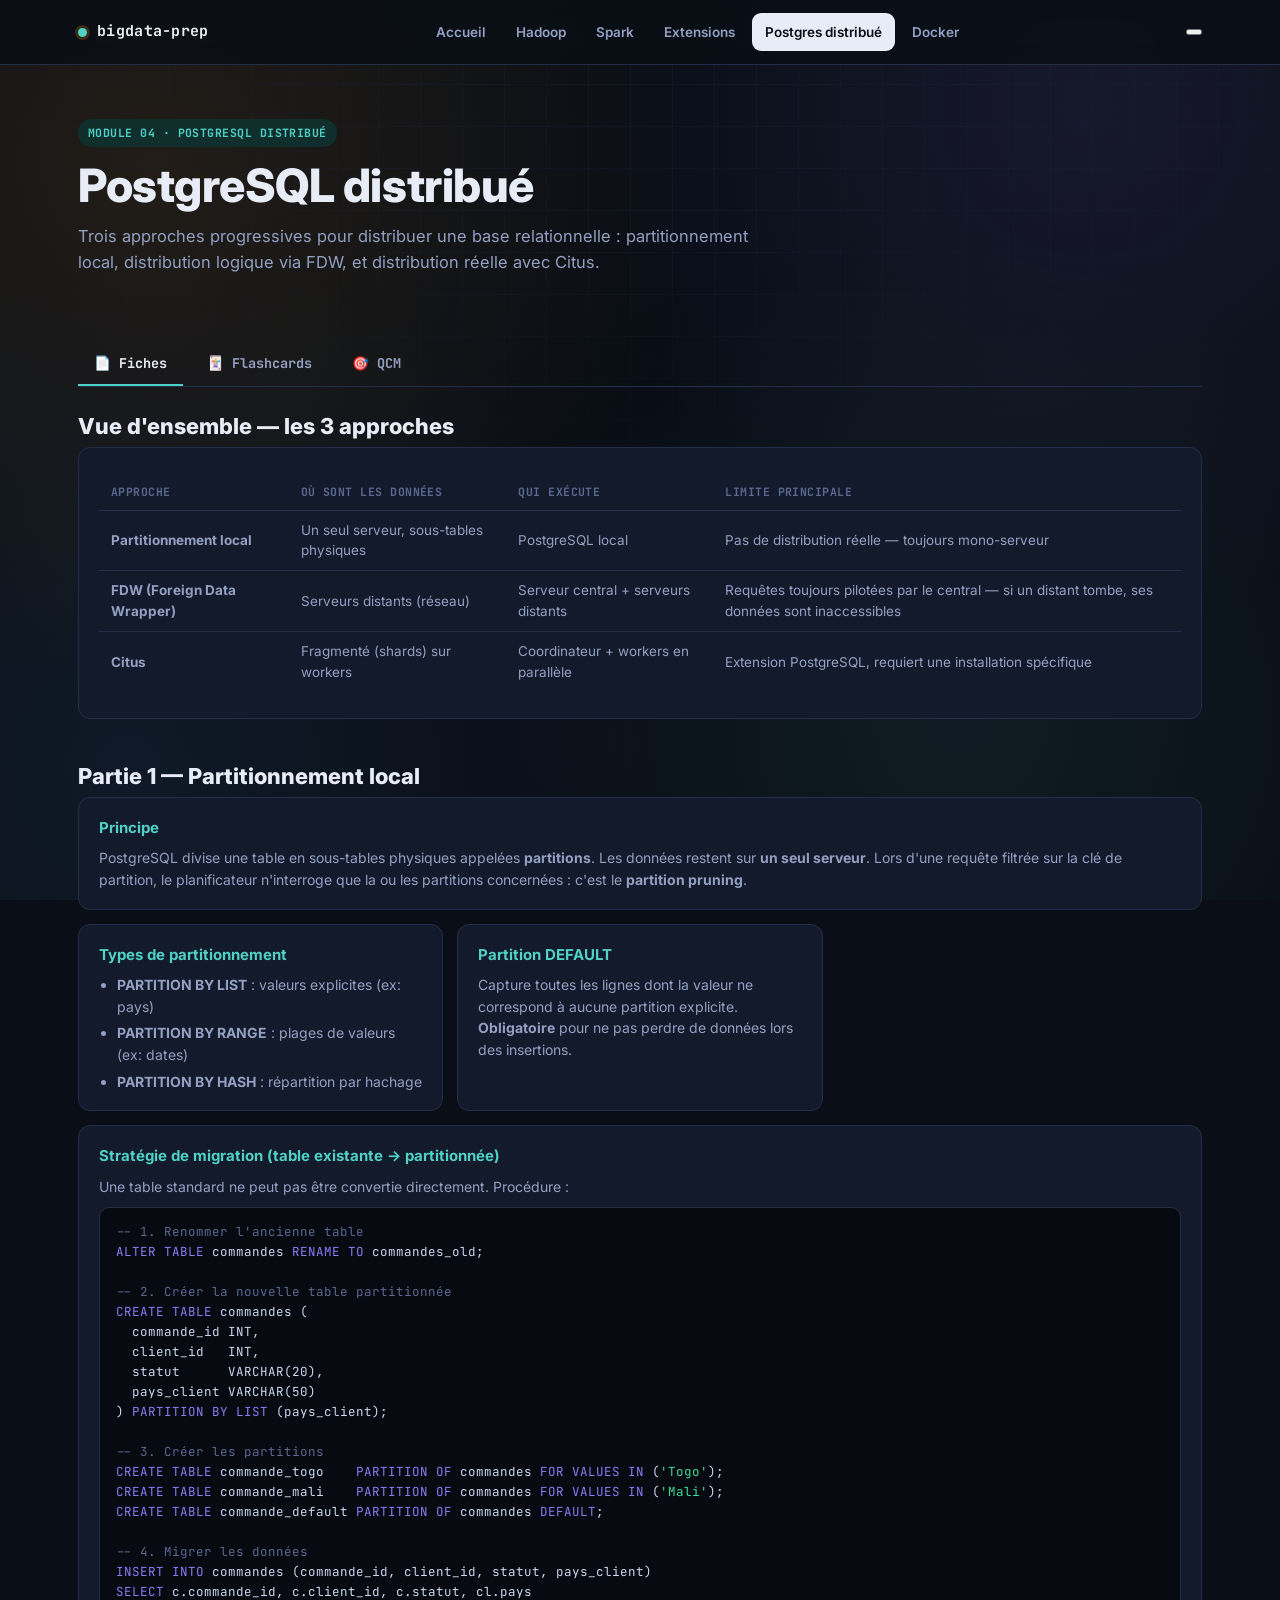
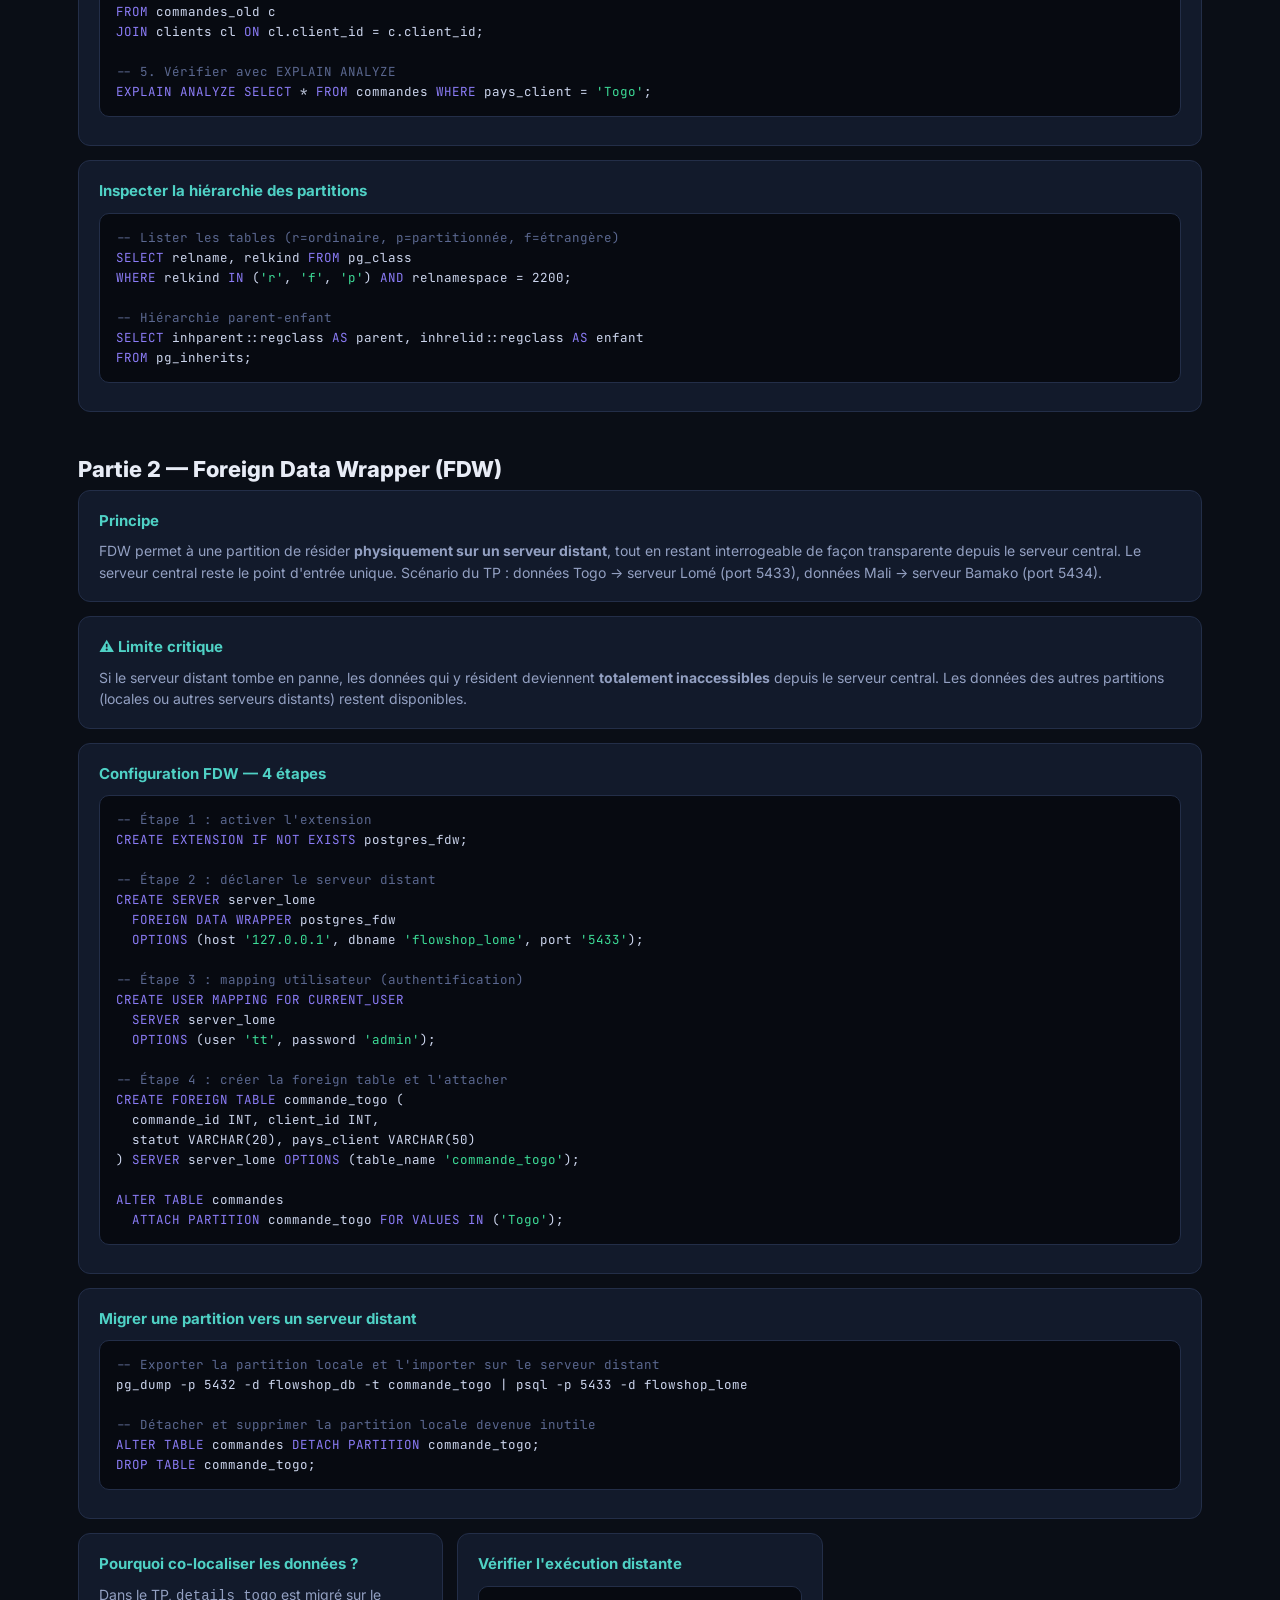
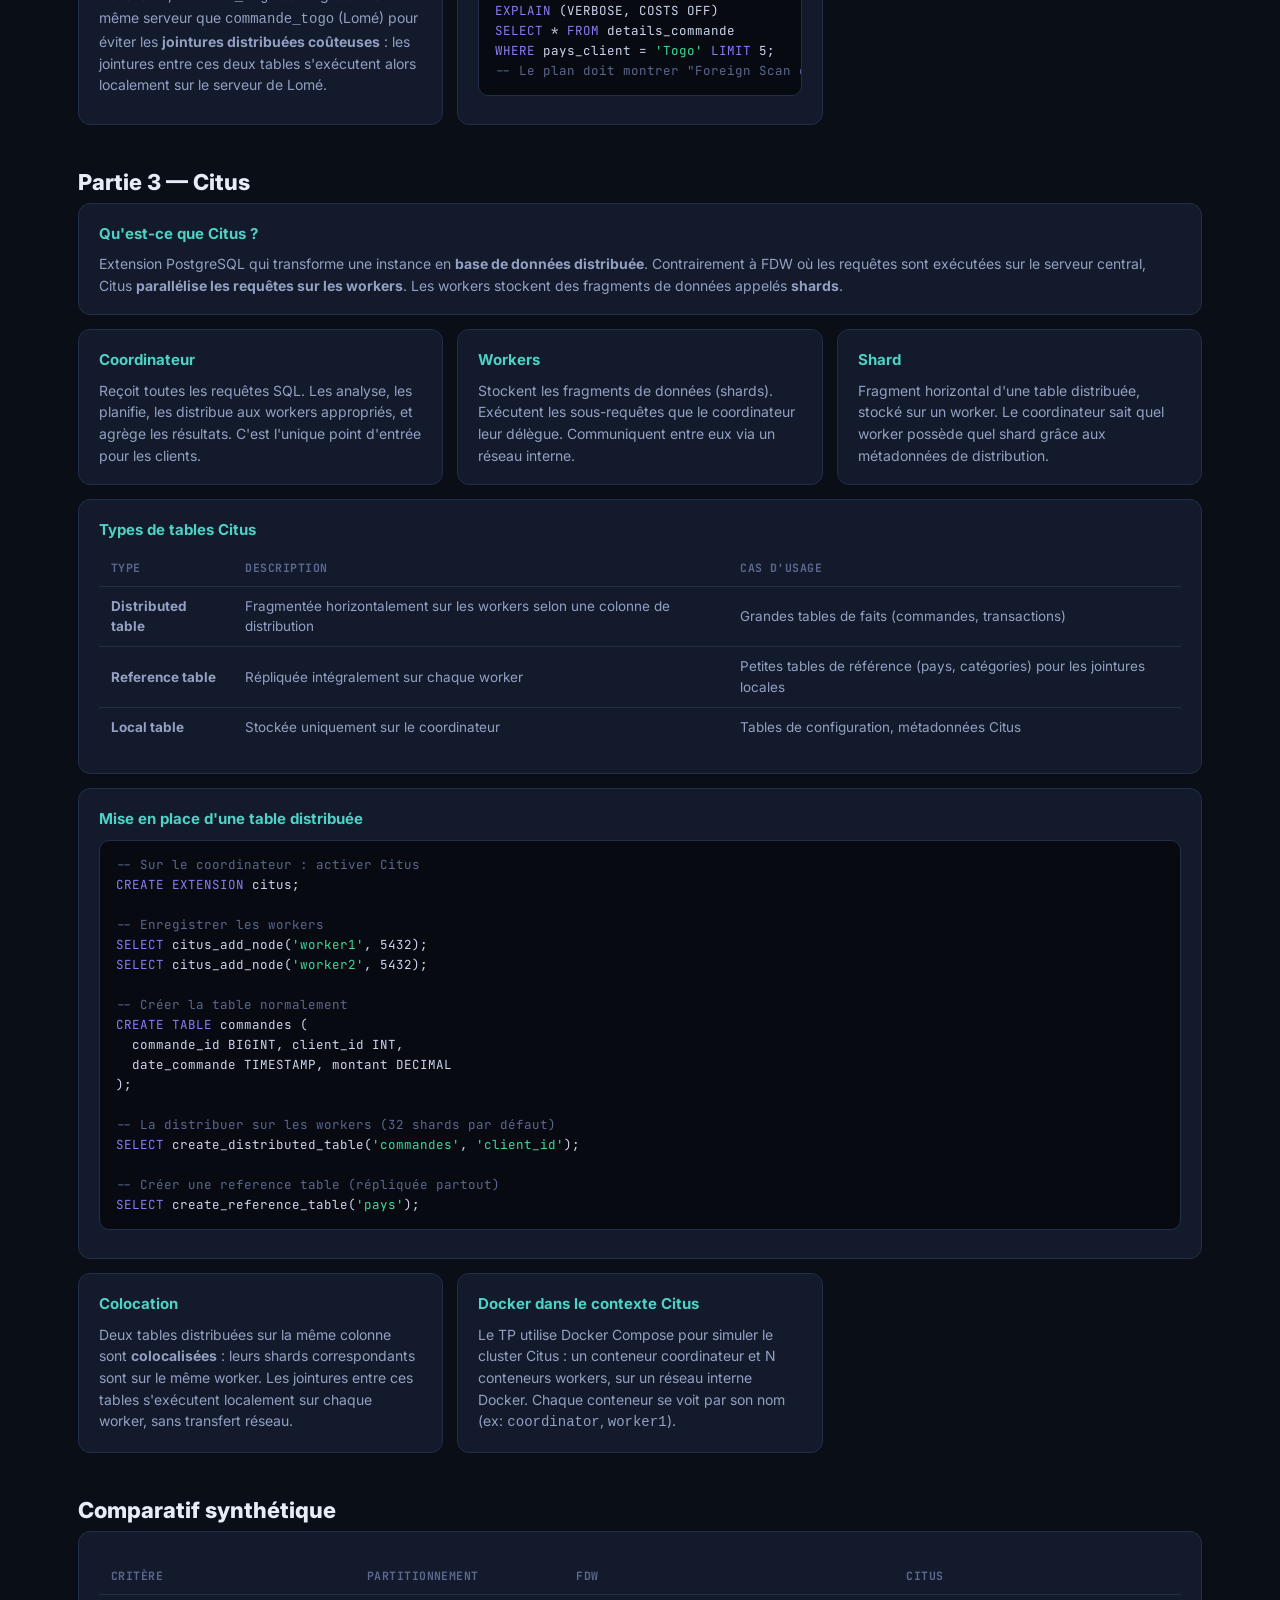
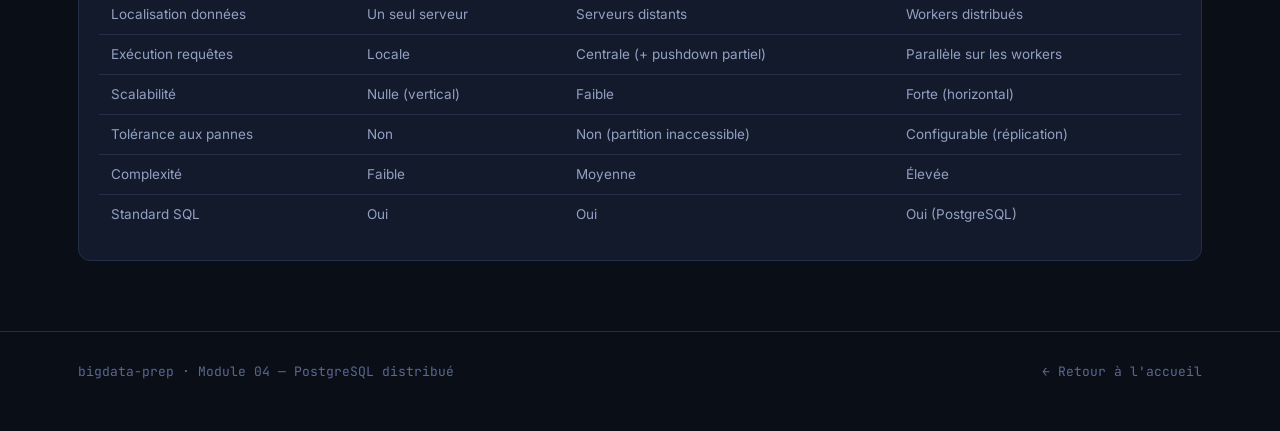
<file: postgres-distribue.html>
<!DOCTYPE html>
<html lang="fr">
<head>
<meta charset="UTF-8">
<meta name="viewport" content="width=device-width, initial-scale=1.0">
<title>PostgreSQL distribué — bigdata-prep</title>
<link rel="stylesheet" href="style.css">
<style>:root{--accent:var(--pg);}</style>
</head>
<body data-mod="pg">
<div class="node-field"></div>

<header class="topbar">
  <div class="wrap">
    <div class="brand"><span class="dot" style="background:var(--pg)"></span>bigdata-prep</div>
    <nav class="nav-links" id="main-nav">
      <a href="index.html">Accueil</a>
      <a href="hadoop.html">Hadoop</a>
      <a href="spark.html">Spark</a>
      <a href="spark-extensions.html">Extensions</a>
      <a href="postgres-distribue.html" class="active">Postgres&nbsp;distribué</a>
      <a href="docker.html">Docker</a>
    </nav>
  <button class="hamburger" id="ham" aria-label="Menu" onclick="toggleNav(this)"><span></span><span></span><span></span></button>
  </div>
</header>

<main class="wrap">
  <section class="page-hero">
    <span class="chip pg">Module 04 · PostgreSQL distribué</span>
    <h1 class="page-title" style="margin-top:14px;">PostgreSQL distribué</h1>
    <p class="page-sub">Trois approches progressives pour distribuer une base relationnelle :
    partitionnement local, distribution logique via FDW, et distribution réelle avec Citus.</p>
  </section>

  <div class="tabs">
    <button class="tab-btn active" data-tab="t-fiches">📄 Fiches</button>
    <button class="tab-btn" data-tab="t-flash">🃏 Flashcards</button>
    <button class="tab-btn" data-tab="t-qcm">🎯 QCM</button>
  </div>

  <!-- ===================== FICHES ===================== -->
  <div class="tab-panel active" id="t-fiches">

    <div class="fiche-section">
      <h2>Vue d'ensemble — les 3 approches</h2>
      <div class="card-grid">
        <div class="def-card wide">
          <table class="fiche-table">
            <tr><th>Approche</th><th>Où sont les données</th><th>Qui exécute</th><th>Limite principale</th></tr>
            <tr><td><b>Partitionnement local</b></td><td>Un seul serveur, sous-tables physiques</td><td>PostgreSQL local</td><td>Pas de distribution réelle — toujours mono-serveur</td></tr>
            <tr><td><b>FDW (Foreign Data Wrapper)</b></td><td>Serveurs distants (réseau)</td><td>Serveur central + serveurs distants</td><td>Requêtes toujours pilotées par le central — si un distant tombe, ses données sont inaccessibles</td></tr>
            <tr><td><b>Citus</b></td><td>Fragmenté (shards) sur workers</td><td>Coordinateur + workers en parallèle</td><td>Extension PostgreSQL, requiert une installation spécifique</td></tr>
          </table>
        </div>
      </div>
    </div>

    <div class="fiche-section">
      <h2>Partie 1 — Partitionnement local</h2>
      <div class="card-grid">
        <div class="def-card wide">
          <h4>Principe</h4>
          <p>PostgreSQL divise une table en sous-tables physiques appelées <b>partitions</b>. Les données restent sur <b>un seul serveur</b>. Lors d'une requête filtrée sur la clé de partition, le planificateur n'interroge que la ou les partitions concernées : c'est le <b>partition pruning</b>.</p>
        </div>
        <div class="def-card">
          <h4>Types de partitionnement</h4>
          <ul>
            <li><b>PARTITION BY LIST</b> : valeurs explicites (ex: pays)</li>
            <li><b>PARTITION BY RANGE</b> : plages de valeurs (ex: dates)</li>
            <li><b>PARTITION BY HASH</b> : répartition par hachage</li>
          </ul>
        </div>
        <div class="def-card">
          <h4>Partition DEFAULT</h4>
          <p>Capture toutes les lignes dont la valeur ne correspond à aucune partition explicite. <b>Obligatoire</b> pour ne pas perdre de données lors des insertions.</p>
        </div>
        <div class="def-card wide">
          <h4>Stratégie de migration (table existante → partitionnée)</h4>
          <p>Une table standard ne peut pas être convertie directement. Procédure :</p>
          <pre class="code-block"><span class="c">-- 1. Renommer l'ancienne table</span>
<span class="k">ALTER TABLE</span> commandes <span class="k">RENAME TO</span> commandes_old;

<span class="c">-- 2. Créer la nouvelle table partitionnée</span>
<span class="k">CREATE TABLE</span> commandes (
  commande_id INT,
  client_id   INT,
  statut      VARCHAR(20),
  pays_client VARCHAR(50)
) <span class="k">PARTITION BY LIST</span> (pays_client);

<span class="c">-- 3. Créer les partitions</span>
<span class="k">CREATE TABLE</span> commande_togo    <span class="k">PARTITION OF</span> commandes <span class="k">FOR VALUES IN</span> (<span class="s">'Togo'</span>);
<span class="k">CREATE TABLE</span> commande_mali    <span class="k">PARTITION OF</span> commandes <span class="k">FOR VALUES IN</span> (<span class="s">'Mali'</span>);
<span class="k">CREATE TABLE</span> commande_default <span class="k">PARTITION OF</span> commandes <span class="k">DEFAULT</span>;

<span class="c">-- 4. Migrer les données</span>
<span class="k">INSERT INTO</span> commandes (commande_id, client_id, statut, pays_client)
<span class="k">SELECT</span> c.commande_id, c.client_id, c.statut, cl.pays
<span class="k">FROM</span> commandes_old c
<span class="k">JOIN</span> clients cl <span class="k">ON</span> cl.client_id = c.client_id;

<span class="c">-- 5. Vérifier avec EXPLAIN ANALYZE</span>
<span class="k">EXPLAIN ANALYZE SELECT</span> * <span class="k">FROM</span> commandes <span class="k">WHERE</span> pays_client = <span class="s">'Togo'</span>;</pre>
        </div>
        <div class="def-card wide">
          <h4>Inspecter la hiérarchie des partitions</h4>
          <pre class="code-block"><span class="c">-- Lister les tables (r=ordinaire, p=partitionnée, f=étrangère)</span>
<span class="k">SELECT</span> relname, relkind <span class="k">FROM</span> pg_class
<span class="k">WHERE</span> relkind <span class="k">IN</span> (<span class="s">'r'</span>, <span class="s">'f'</span>, <span class="s">'p'</span>) <span class="k">AND</span> relnamespace = 2200;

<span class="c">-- Hiérarchie parent-enfant</span>
<span class="k">SELECT</span> inhparent::regclass <span class="k">AS</span> parent, inhrelid::regclass <span class="k">AS</span> enfant
<span class="k">FROM</span> pg_inherits;</pre>
        </div>
      </div>
    </div>

    <div class="fiche-section">
      <h2>Partie 2 — Foreign Data Wrapper (FDW)</h2>
      <div class="card-grid">
        <div class="def-card wide">
          <h4>Principe</h4>
          <p>FDW permet à une partition de résider <b>physiquement sur un serveur distant</b>, tout en restant interrogeable de façon transparente depuis le serveur central. Le serveur central reste le point d'entrée unique. Scénario du TP : données Togo → serveur Lomé (port 5433), données Mali → serveur Bamako (port 5434).</p>
        </div>
        <div class="def-card wide">
          <h4>⚠️ Limite critique</h4>
          <p>Si le serveur distant tombe en panne, les données qui y résident deviennent <b>totalement inaccessibles</b> depuis le serveur central. Les données des autres partitions (locales ou autres serveurs distants) restent disponibles.</p>
        </div>
        <div class="def-card wide">
          <h4>Configuration FDW — 4 étapes</h4>
          <pre class="code-block"><span class="c">-- Étape 1 : activer l'extension</span>
<span class="k">CREATE EXTENSION IF NOT EXISTS</span> postgres_fdw;

<span class="c">-- Étape 2 : déclarer le serveur distant</span>
<span class="k">CREATE SERVER</span> server_lome
  <span class="k">FOREIGN DATA WRAPPER</span> postgres_fdw
  <span class="k">OPTIONS</span> (host <span class="s">'127.0.0.1'</span>, dbname <span class="s">'flowshop_lome'</span>, port <span class="s">'5433'</span>);

<span class="c">-- Étape 3 : mapping utilisateur (authentification)</span>
<span class="k">CREATE USER MAPPING FOR CURRENT_USER</span>
  <span class="k">SERVER</span> server_lome
  <span class="k">OPTIONS</span> (user <span class="s">'tt'</span>, password <span class="s">'admin'</span>);

<span class="c">-- Étape 4 : créer la foreign table et l'attacher</span>
<span class="k">CREATE FOREIGN TABLE</span> commande_togo (
  commande_id INT, client_id INT,
  statut VARCHAR(20), pays_client VARCHAR(50)
) <span class="k">SERVER</span> server_lome <span class="k">OPTIONS</span> (table_name <span class="s">'commande_togo'</span>);

<span class="k">ALTER TABLE</span> commandes
  <span class="k">ATTACH PARTITION</span> commande_togo <span class="k">FOR VALUES IN</span> (<span class="s">'Togo'</span>);</pre>
        </div>
        <div class="def-card wide">
          <h4>Migrer une partition vers un serveur distant</h4>
          <pre class="code-block"><span class="c">-- Exporter la partition locale et l'importer sur le serveur distant</span>
pg_dump -p 5432 -d flowshop_db -t commande_togo | psql -p 5433 -d flowshop_lome

<span class="c">-- Détacher et supprimer la partition locale devenue inutile</span>
<span class="k">ALTER TABLE</span> commandes <span class="k">DETACH PARTITION</span> commande_togo;
<span class="k">DROP TABLE</span> commande_togo;</pre>
        </div>
        <div class="def-card">
          <h4>Pourquoi co-localiser les données ?</h4>
          <p>Dans le TP, <code>details_togo</code> est migré sur le même serveur que <code>commande_togo</code> (Lomé) pour éviter les <b>jointures distribuées coûteuses</b> : les jointures entre ces deux tables s'exécutent alors localement sur le serveur de Lomé.</p>
        </div>
        <div class="def-card">
          <h4>Vérifier l'exécution distante</h4>
          <pre class="code-block"><span class="k">EXPLAIN</span> (VERBOSE, COSTS OFF)
<span class="k">SELECT</span> * <span class="k">FROM</span> details_commande
<span class="k">WHERE</span> pays_client = <span class="s">'Togo'</span> <span class="k">LIMIT</span> 5;
<span class="c">-- Le plan doit montrer "Foreign Scan on server_lome"</span></pre>
        </div>
      </div>
    </div>

    <div class="fiche-section">
      <h2>Partie 3 — Citus</h2>
      <div class="card-grid">
        <div class="def-card wide">
          <h4>Qu'est-ce que Citus ?</h4>
          <p>Extension PostgreSQL qui transforme une instance en <b>base de données distribuée</b>. Contrairement à FDW où les requêtes sont exécutées sur le serveur central, Citus <b>parallélise les requêtes sur les workers</b>. Les workers stockent des fragments de données appelés <b>shards</b>.</p>
        </div>
        <div class="def-card">
          <h4>Coordinateur</h4>
          <p>Reçoit toutes les requêtes SQL. Les analyse, les planifie, les distribue aux workers appropriés, et agrège les résultats. C'est l'unique point d'entrée pour les clients.</p>
        </div>
        <div class="def-card">
          <h4>Workers</h4>
          <p>Stockent les fragments de données (shards). Exécutent les sous-requêtes que le coordinateur leur délègue. Communiquent entre eux via un réseau interne.</p>
        </div>
        <div class="def-card">
          <h4>Shard</h4>
          <p>Fragment horizontal d'une table distribuée, stocké sur un worker. Le coordinateur sait quel worker possède quel shard grâce aux métadonnées de distribution.</p>
        </div>
        <div class="def-card wide">
          <h4>Types de tables Citus</h4>
          <table class="fiche-table">
            <tr><th>Type</th><th>Description</th><th>Cas d'usage</th></tr>
            <tr><td><b>Distributed table</b></td><td>Fragmentée horizontalement sur les workers selon une colonne de distribution</td><td>Grandes tables de faits (commandes, transactions)</td></tr>
            <tr><td><b>Reference table</b></td><td>Répliquée intégralement sur chaque worker</td><td>Petites tables de référence (pays, catégories) pour les jointures locales</td></tr>
            <tr><td><b>Local table</b></td><td>Stockée uniquement sur le coordinateur</td><td>Tables de configuration, métadonnées Citus</td></tr>
          </table>
        </div>
        <div class="def-card wide">
          <h4>Mise en place d'une table distribuée</h4>
          <pre class="code-block"><span class="c">-- Sur le coordinateur : activer Citus</span>
<span class="k">CREATE EXTENSION</span> citus;

<span class="c">-- Enregistrer les workers</span>
<span class="k">SELECT</span> citus_add_node(<span class="s">'worker1'</span>, 5432);
<span class="k">SELECT</span> citus_add_node(<span class="s">'worker2'</span>, 5432);

<span class="c">-- Créer la table normalement</span>
<span class="k">CREATE TABLE</span> commandes (
  commande_id BIGINT, client_id INT,
  date_commande TIMESTAMP, montant DECIMAL
);

<span class="c">-- La distribuer sur les workers (32 shards par défaut)</span>
<span class="k">SELECT</span> create_distributed_table(<span class="s">'commandes'</span>, <span class="s">'client_id'</span>);

<span class="c">-- Créer une reference table (répliquée partout)</span>
<span class="k">SELECT</span> create_reference_table(<span class="s">'pays'</span>);</pre>
        </div>
        <div class="def-card">
          <h4>Colocation</h4>
          <p>Deux tables distribuées sur la même colonne sont <b>colocalisées</b> : leurs shards correspondants sont sur le même worker. Les jointures entre ces tables s'exécutent localement sur chaque worker, sans transfert réseau.</p>
        </div>
        <div class="def-card">
          <h4>Docker dans le contexte Citus</h4>
          <p>Le TP utilise Docker Compose pour simuler le cluster Citus : un conteneur coordinateur et N conteneurs workers, sur un réseau interne Docker. Chaque conteneur se voit par son nom (ex: <code>coordinator</code>, <code>worker1</code>).</p>
        </div>
      </div>
    </div>

    <div class="fiche-section">
      <h2>Comparatif synthétique</h2>
      <div class="card-grid">
        <div class="def-card wide">
          <table class="fiche-table">
            <tr><th>Critère</th><th>Partitionnement</th><th>FDW</th><th>Citus</th></tr>
            <tr><td>Localisation données</td><td>Un seul serveur</td><td>Serveurs distants</td><td>Workers distribués</td></tr>
            <tr><td>Exécution requêtes</td><td>Locale</td><td>Centrale (+ pushdown partiel)</td><td>Parallèle sur les workers</td></tr>
            <tr><td>Scalabilité</td><td>Nulle (vertical)</td><td>Faible</td><td>Forte (horizontal)</td></tr>
            <tr><td>Tolérance aux pannes</td><td>Non</td><td>Non (partition inaccessible)</td><td>Configurable (réplication)</td></tr>
            <tr><td>Complexité</td><td>Faible</td><td>Moyenne</td><td>Élevée</td></tr>
            <tr><td>Standard SQL</td><td>Oui</td><td>Oui</td><td>Oui (PostgreSQL)</td></tr>
          </table>
        </div>
      </div>
    </div>

  </div>

  <!-- ===================== FLASHCARDS ===================== -->
  <div class="tab-panel" id="t-flash">
    <div class="fc-toolbar">
      <span class="fc-progress" id="fc-progress">Carte 1 sur 1</span>
      <button class="fc-btn" id="fc-shuffle">🔀 Mélanger</button>
    </div>
    <div class="fc-stage" id="fc-stage"></div>
    <div class="fc-nav" style="justify-content:center;margin-top:18px;">
      <button class="fc-btn" id="fc-prev">← Précédent</button>
      <span class="count" id="fc-count">1 / 1</span>
      <button class="fc-btn" id="fc-next">Suivant →</button>
    </div>
  </div>

  <!-- ===================== QCM ===================== -->
  <div class="tab-panel" id="t-qcm">
    <div id="qcm-root"></div>
  </div>

</main>

<footer>
  <div class="wrap">
    <p>bigdata-prep · Module 04 — PostgreSQL distribué</p>
    <p><a href="index.html">← Retour à l'accueil</a></p>
  </div>
</footer>

<script>
window.QCM_ACCENT = '#4fd1c5';

window.FLASHCARDS = [
  {tag:'pg', tagLabel:'Partitionnement', q:"Qu'est-ce que le partition pruning et quel avantage procure-t-il ?", a:"Lorsqu'une requête filtre sur la clé de partition, PostgreSQL n'interroge que la ou les partitions concernées (pruning = élagage). Les autres partitions sont ignorées, ce qui réduit drastiquement le nombre de lignes parcourues et améliore les performances."},
  {tag:'pg', tagLabel:'Partitionnement', q:"Pourquoi une table standard PostgreSQL ne peut-elle pas être convertie directement en table partitionnée ? Quelle est la stratégie ?", a:"PostgreSQL ne permet pas de modifier le type d'une table existante. La stratégie est : (1) renommer l'ancienne table (RENAME TO), (2) créer une nouvelle table partitionnée avec le même nom, (3) migrer les données via INSERT INTO ... SELECT avec une jointure pour récupérer la clé de partition, (4) supprimer l'ancienne table."},
  {tag:'pg', tagLabel:'Partitionnement', q:"À quoi sert la partition DEFAULT et est-elle obligatoire ?", a:"Elle capture toutes les lignes dont la valeur de la clé de partition ne correspond à aucune partition explicite. Elle n'est pas techniquement obligatoire mais est fortement recommandée : sans elle, toute insertion d'une valeur non couverte provoque une erreur et entraîne une perte de données."},
  {tag:'pg', tagLabel:'FDW', q:"Décrivez les 4 étapes pour configurer un Foreign Data Wrapper avec postgres_fdw.", a:"1. CREATE EXTENSION IF NOT EXISTS postgres_fdw (activer l'extension). 2. CREATE SERVER ... FOREIGN DATA WRAPPER postgres_fdw OPTIONS (host, dbname, port) (déclarer le serveur distant). 3. CREATE USER MAPPING FOR CURRENT_USER SERVER ... OPTIONS (user, password) (mapping d'authentification). 4. CREATE FOREIGN TABLE ... SERVER ... et ALTER TABLE ... ATTACH PARTITION ... FOR VALUES IN (créer la foreign table et l'attacher à la table partitionnée)."},
  {tag:'pg', tagLabel:'FDW', q:"Quelle est la limite principale de FDW en termes de tolérance aux pannes ?", a:"Si le serveur distant tombe en panne, les données de la partition qui y résident sont totalement inaccessibles depuis le serveur central. Les requêtes ciblant ces données échouent. Les partitions hébergées sur d'autres serveurs (locaux ou autres serveurs distants) restent accessibles."},
  {tag:'pg', tagLabel:'FDW', q:"Pourquoi a-t-on migré details_togo sur le même serveur que commande_togo dans le TP ?", a:"Pour éviter les jointures distribuées coûteuses : si les deux tables sont sur des serveurs différents, le serveur central doit récupérer les données de chaque serveur distant pour effectuer la jointure, générant un transfert réseau important. En les co-localisant sur le même serveur (Lomé), la jointure entre commande_togo et details_togo s'exécute localement sur server_lome."},
  {tag:'pg', tagLabel:'Citus', q:"En quoi Citus va-t-il plus loin que FDW ?", a:"FDW distribue les données mais les requêtes sont pilotées et en grande partie exécutées par le serveur central. Citus distribue à la fois les données ET l'exécution : le coordinateur envoie des sous-requêtes aux workers qui les traitent en parallèle. Les résultats sont agrégés par le coordinateur — le traitement est réellement parallèle."},
  {tag:'pg', tagLabel:'Citus', q:"Différenciez distributed table et reference table dans Citus.", a:"Distributed table : fragmentée horizontalement sur les workers selon une colonne de distribution (ex: client_id). Chaque shard ne contient qu'une partie des données. Utilisée pour les grandes tables de faits. Reference table : répliquée intégralement sur chaque worker. Utilisée pour les petites tables de référence (pays, catégories) pour permettre des jointures locales sans transfert réseau."},
  {tag:'pg', tagLabel:'Citus', q:"Qu'est-ce que la colocation dans Citus et pourquoi est-ce important ?", a:"Deux tables distribuées sur la même colonne sont colocalisées si leurs shards correspondants sont placés sur les mêmes workers. Importance : les jointures entre ces tables peuvent s'exécuter localement sur chaque worker sans transfert de données entre nœuds, ce qui optimise drastiquement les performances."},
  {tag:'pg', tagLabel:'Citus', q:"Quelle commande SQL crée une table distribuée dans Citus et que signifie la colonne de distribution ?", a:"SELECT create_distributed_table('nom_table', 'colonne_distribution'). La colonne de distribution détermine comment les lignes sont réparties sur les shards/workers : toutes les lignes avec la même valeur de cette colonne se retrouvent dans le même shard. Choisir la bonne colonne est crucial pour éviter les déséquilibres et optimiser les jointures."},
  {tag:'pg', tagLabel:'Comparatif', q:"Comparez les 3 approches (Partitionnement, FDW, Citus) sur la scalabilité et la tolérance aux pannes.", a:"Partitionnement : pas de scalabilité réelle (mono-serveur), pas de tolérance aux pannes. FDW : scalabilité faible (les requêtes restent centralisées), pas de tolérance aux pannes (partition inaccessible si serveur distant tombe). Citus : forte scalabilité horizontale (ajout de workers), tolérance aux pannes configurable via la réplication des shards."},
];

window.QCM = [
  {type:'single', q:"Dans pg_class, quelle valeur de relkind indique une foreign table (table étrangère) ?", opts:["r","p","f","t"], correct:[2], explain:"Dans pg_class : r = table ordinaire, p = table partitionnée, f = foreign table (table étrangère créée via FDW). Cette distinction est utile pour inspecter la structure d'un schéma et savoir quelles tables sont locales ou distantes.", theme:"FDW"},
  {type:'tf', q:"Le partitionnement PostgreSQL distribue les données sur plusieurs serveurs.", opts:["Vrai","Faux"], correct:[1], explain:"Faux. Le partitionnement est une optimisation locale : les données restent sur un seul serveur mais sont divisées en sous-tables physiques (partitions). La distribution sur plusieurs serveurs nécessite FDW ou Citus.", theme:"Partitionnement"},
  {type:'single', q:"Quelle commande SQL attache une partition (ou foreign table) à une table partitionnée ?", opts:["CREATE PARTITION","ALTER TABLE ... ATTACH PARTITION ... FOR VALUES IN","INSERT INTO PARTITION","ALTER TABLE ... ADD PARTITION"], correct:[1], explain:"ALTER TABLE parent ATTACH PARTITION enfant FOR VALUES IN ('valeur') rattache une table existante (locale ou foreign table) comme partition d'une table partitionnée.", theme:"Partitionnement / FDW"},
  {type:'multi', q:"Parmi ces étapes, lesquelles sont nécessaires pour configurer un FDW avec postgres_fdw ?", opts:["CREATE EXTENSION postgres_fdw","CREATE DATABASE sur le serveur central","CREATE SERVER avec les options host/dbname/port","CREATE USER MAPPING pour l'authentification"], correct:[0,2,3], explain:"Les 3 étapes obligatoires sont : activer l'extension postgres_fdw, déclarer le serveur distant avec CREATE SERVER, et créer le mapping utilisateur avec CREATE USER MAPPING. CREATE DATABASE n'est pas une étape FDW côté serveur central.", theme:"FDW"},
  {type:'tf', q:"Si le serveur distant tombe en panne dans une architecture FDW, toutes les données (locales et distantes) deviennent inaccessibles.", opts:["Vrai","Faux"], correct:[1], explain:"Faux. Seules les données de la partition hébergée sur le serveur distant défaillant deviennent inaccessibles. Les partitions locales et celles sur d'autres serveurs distants fonctionnels restent accessibles.", theme:"FDW"},
  {type:'single', q:"Dans Citus, quel composant reçoit les requêtes SQL des clients et les distribue aux workers ?", opts:["Le shard","Le worker","Le coordinateur","Le JournalNode"], correct:[2], explain:"Le coordinateur est l'unique point d'entrée pour les clients. Il reçoit les requêtes SQL, les analyse, génère des sous-requêtes pour les workers concernés, puis agrège les résultats. Les clients ne communiquent jamais directement avec les workers.", theme:"Citus"},
  {type:'single', q:"Quelle fonction Citus crée une distributed table ?", opts:["citus_distribute('table', 'col')","create_distributed_table('table', 'col')","partition_table('table', 'col')","citus_add_table('table', 'col')"], correct:[1], explain:"SELECT create_distributed_table('nom_table', 'colonne_distribution') fragmentera la table sur les workers selon la colonne choisie. La colonne de distribution est cruciale pour les performances des jointures.", theme:"Citus"},
  {type:'multi', q:"Parmi ces affirmations sur Citus, lesquelles sont correctes ?", opts:["Une reference table est répliquée sur chaque worker","Les workers exécutent des sous-requêtes en parallèle","Citus remplace complètement PostgreSQL par un nouveau SGBD","La colocation permet des jointures locales entre tables distribuées"], correct:[0,1,3], explain:"Citus est une extension de PostgreSQL, il ne le remplace pas — le langage SQL, les fonctionnalités et l'écosystème PostgreSQL restent intacts. Les trois autres affirmations sont correctes.", theme:"Citus"},
  {type:'single', q:"Quelle commande bash permet de migrer une partition locale vers un serveur PostgreSQL distant ?", opts:["psql --copy","pg_dump -t table | psql -p port -d base","COPY TO REMOTE","ALTER TABLE ... MOVE TO SERVER"], correct:[1], explain:"Le pipe pg_dump | psql est la méthode standard : pg_dump exporte la structure et les données d'une table, et psql les importe directement dans la base distante. Exemple : pg_dump -p 5432 -d db -t commande_togo | psql -p 5433 -d flowshop_lome", theme:"FDW — Migration"},
  {type:'tf', q:"EXPLAIN ANALYZE exécute réellement la requête et affiche les temps mesurés.", opts:["Vrai","Faux"], correct:[0], explain:"Vrai. Contrairement à EXPLAIN seul qui affiche seulement le plan estimé sans exécuter, EXPLAIN ANALYZE exécute la requête et affiche le plan réel avec les temps d'exécution mesurés et le nombre de lignes réellement traité.", theme:"Outils"},
  {type:'single', q:"Pourquoi co-localise-t-on details_togo avec commande_togo sur le même serveur FDW ?", opts:["Pour économiser de l'espace disque","Pour éviter les jointures distribuées coûteuses — les jointures s'exécutent localement sur le serveur distant","Pour simplifier la configuration du FDW","Pour respecter les contraintes de clés étrangères"], correct:[1], explain:"Si les deux tables sont sur des serveurs différents, chaque jointure nécessite un transfert réseau des données depuis chaque serveur vers le central. En les co-localisant, la jointure s'exécute localement sur server_lome, sans transfert réseau.", theme:"FDW — Optimisation"},
  {type:'single', q:"Quelle partition de type LIST capture les valeurs non prévues par les autres partitions ?", opts:["La partition CATCH","La partition DEFAULT","La partition OVERFLOW","Il n'existe pas de tel mécanisme"], correct:[1], explain:"PARTITION OF table DEFAULT capture toutes les lignes dont la valeur de la clé de partition ne correspond à aucune partition explicite. Sans elle, l'insertion d'une valeur non couverte échoue avec une erreur.", theme:"Partitionnement"},
];
</script>
<script src="app.js"></script>
<script>
function toggleNav(btn){
  btn.classList.toggle('open');
  document.getElementById('main-nav').classList.toggle('open');
}
document.addEventListener('DOMContentLoaded',function(){
  var links = document.querySelectorAll('#main-nav a');
  links.forEach(function(a){
    a.addEventListener('click',function(){
      document.getElementById('main-nav').classList.remove('open');
      document.getElementById('ham').classList.remove('open');
    });
  });
});
</script>
</body>
</html>
</file>
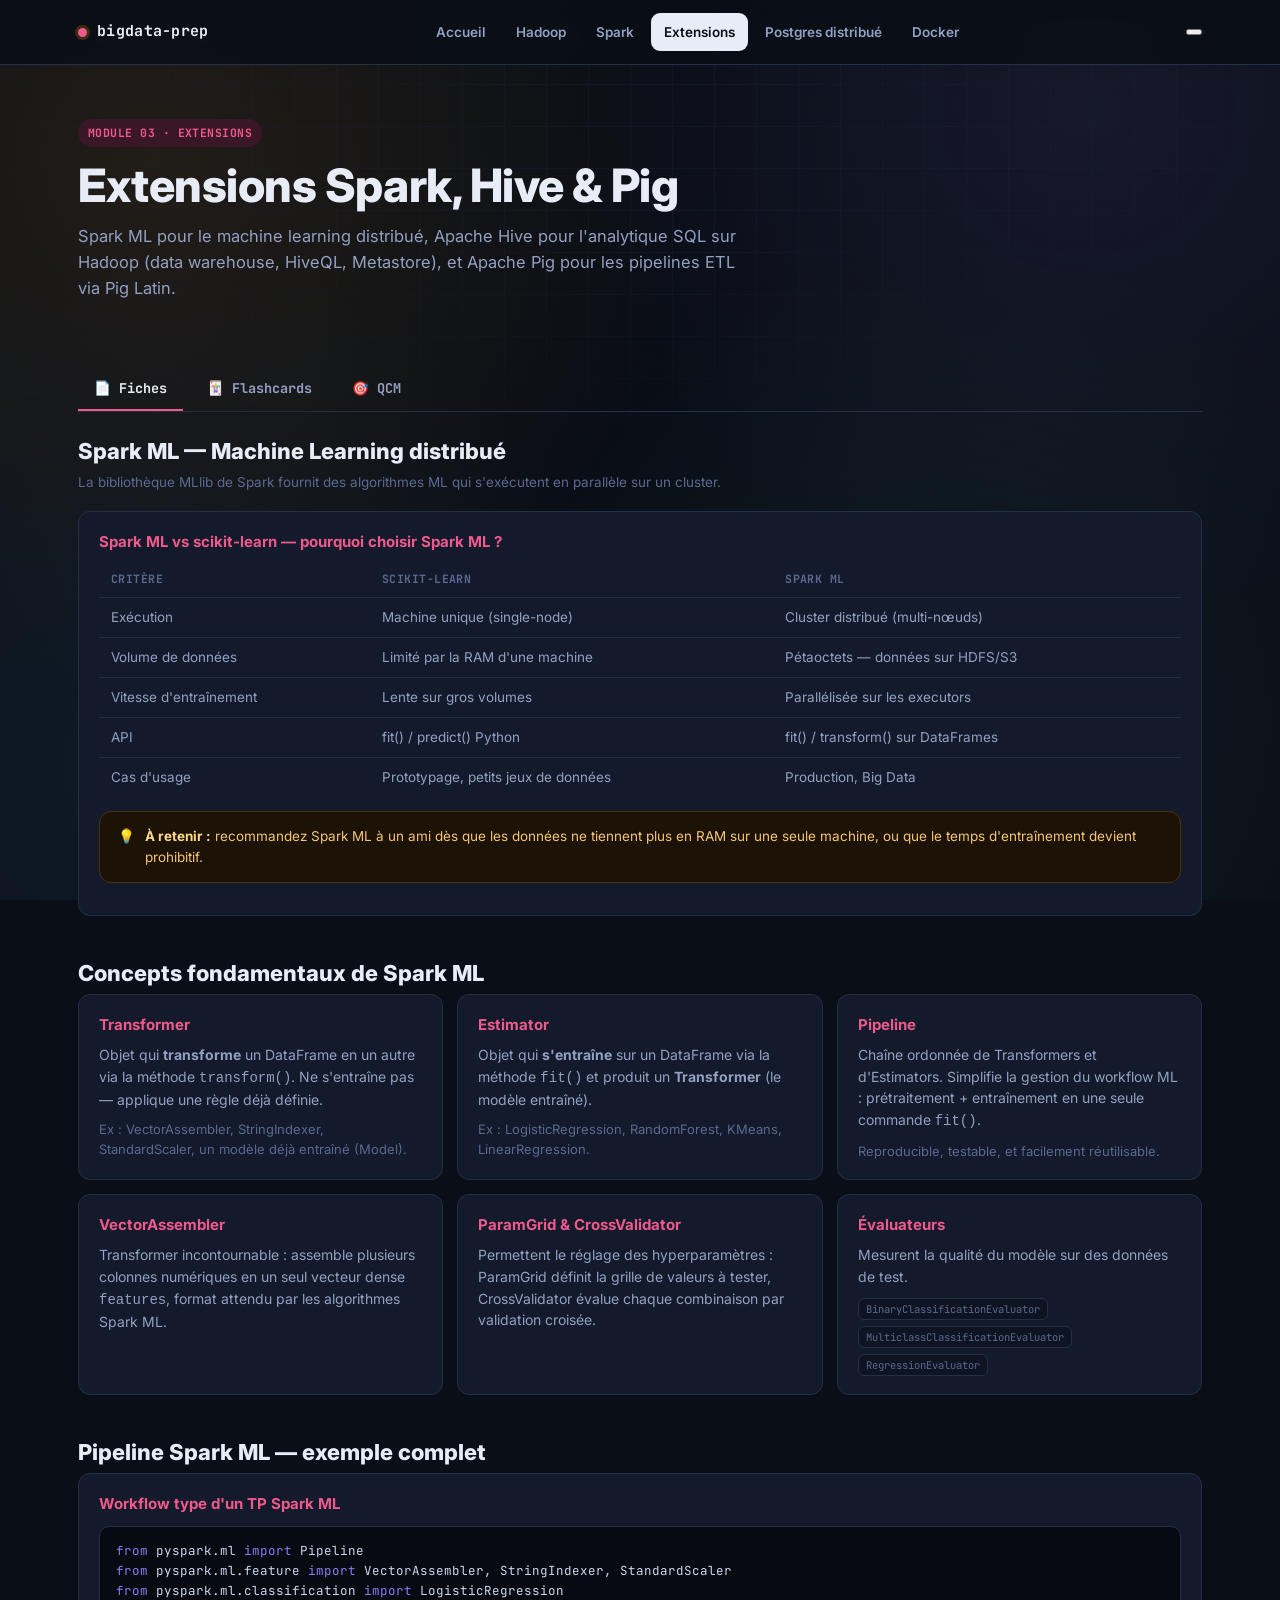
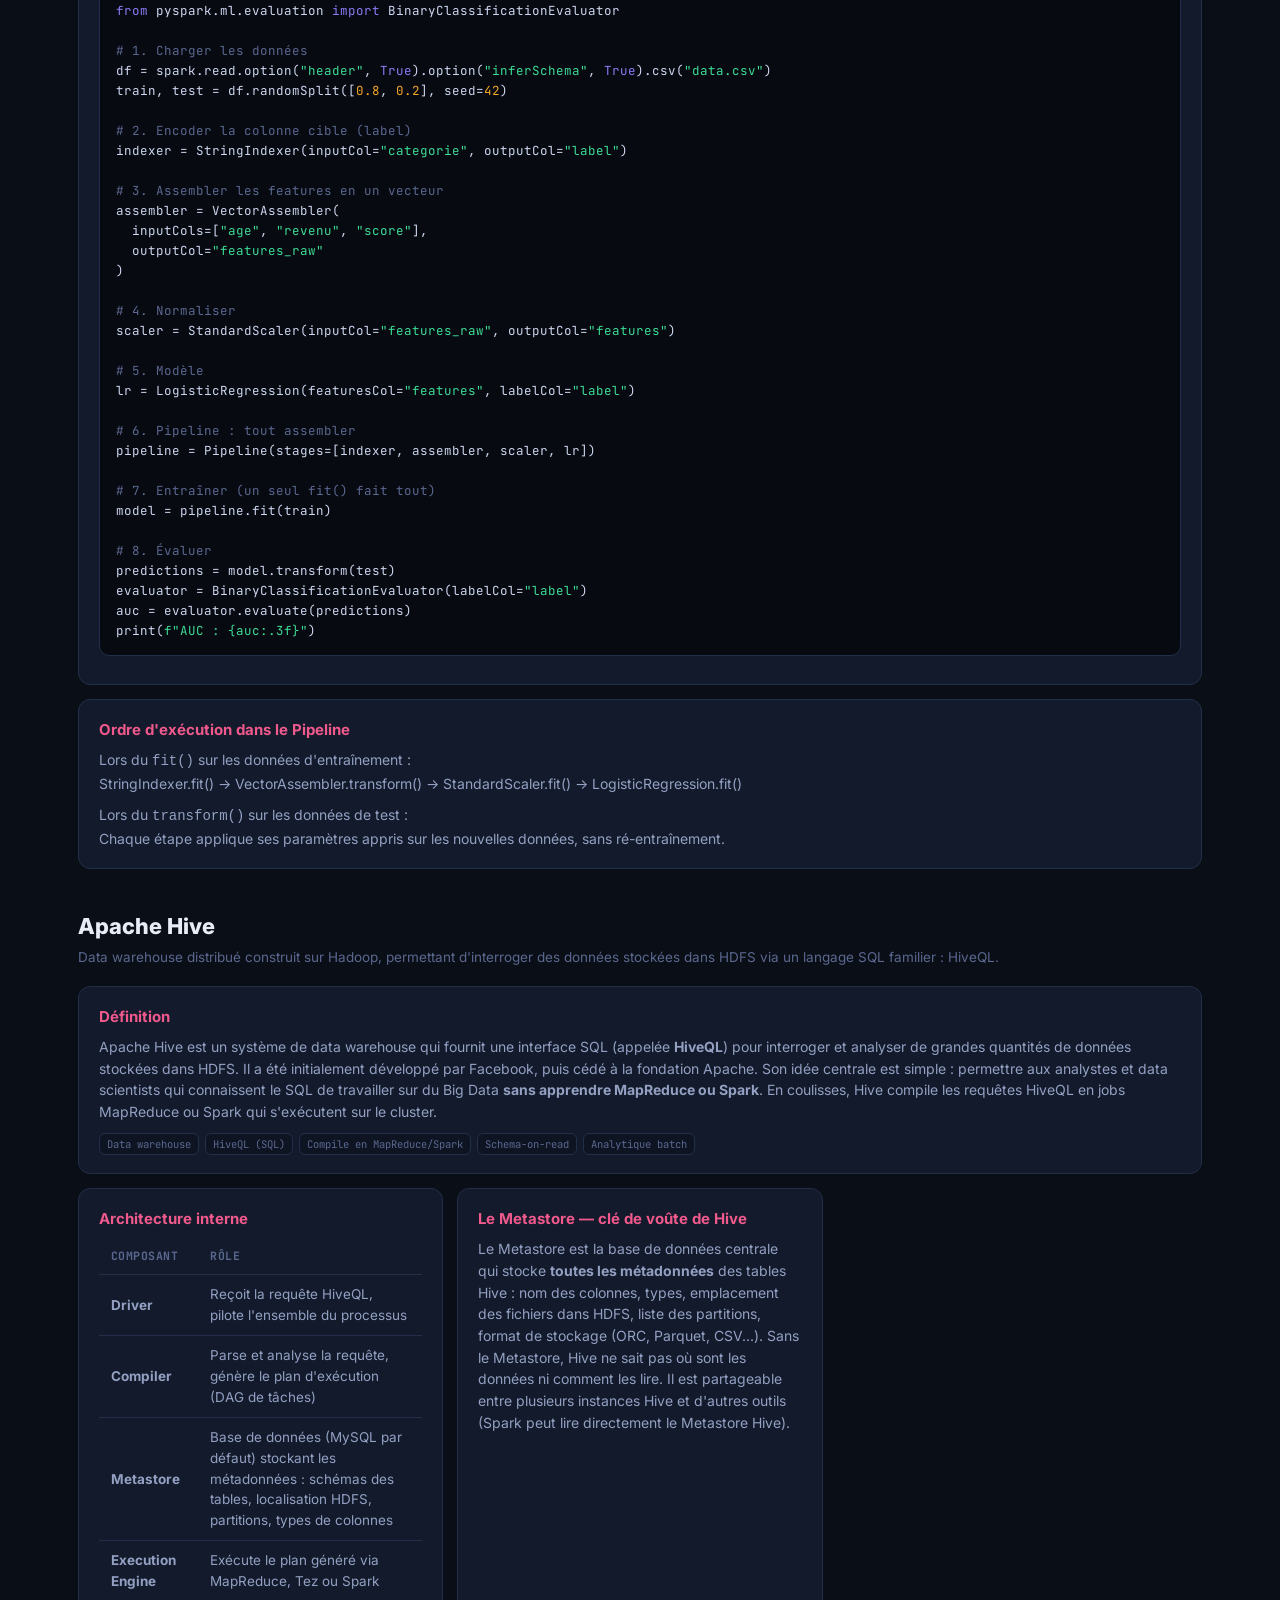
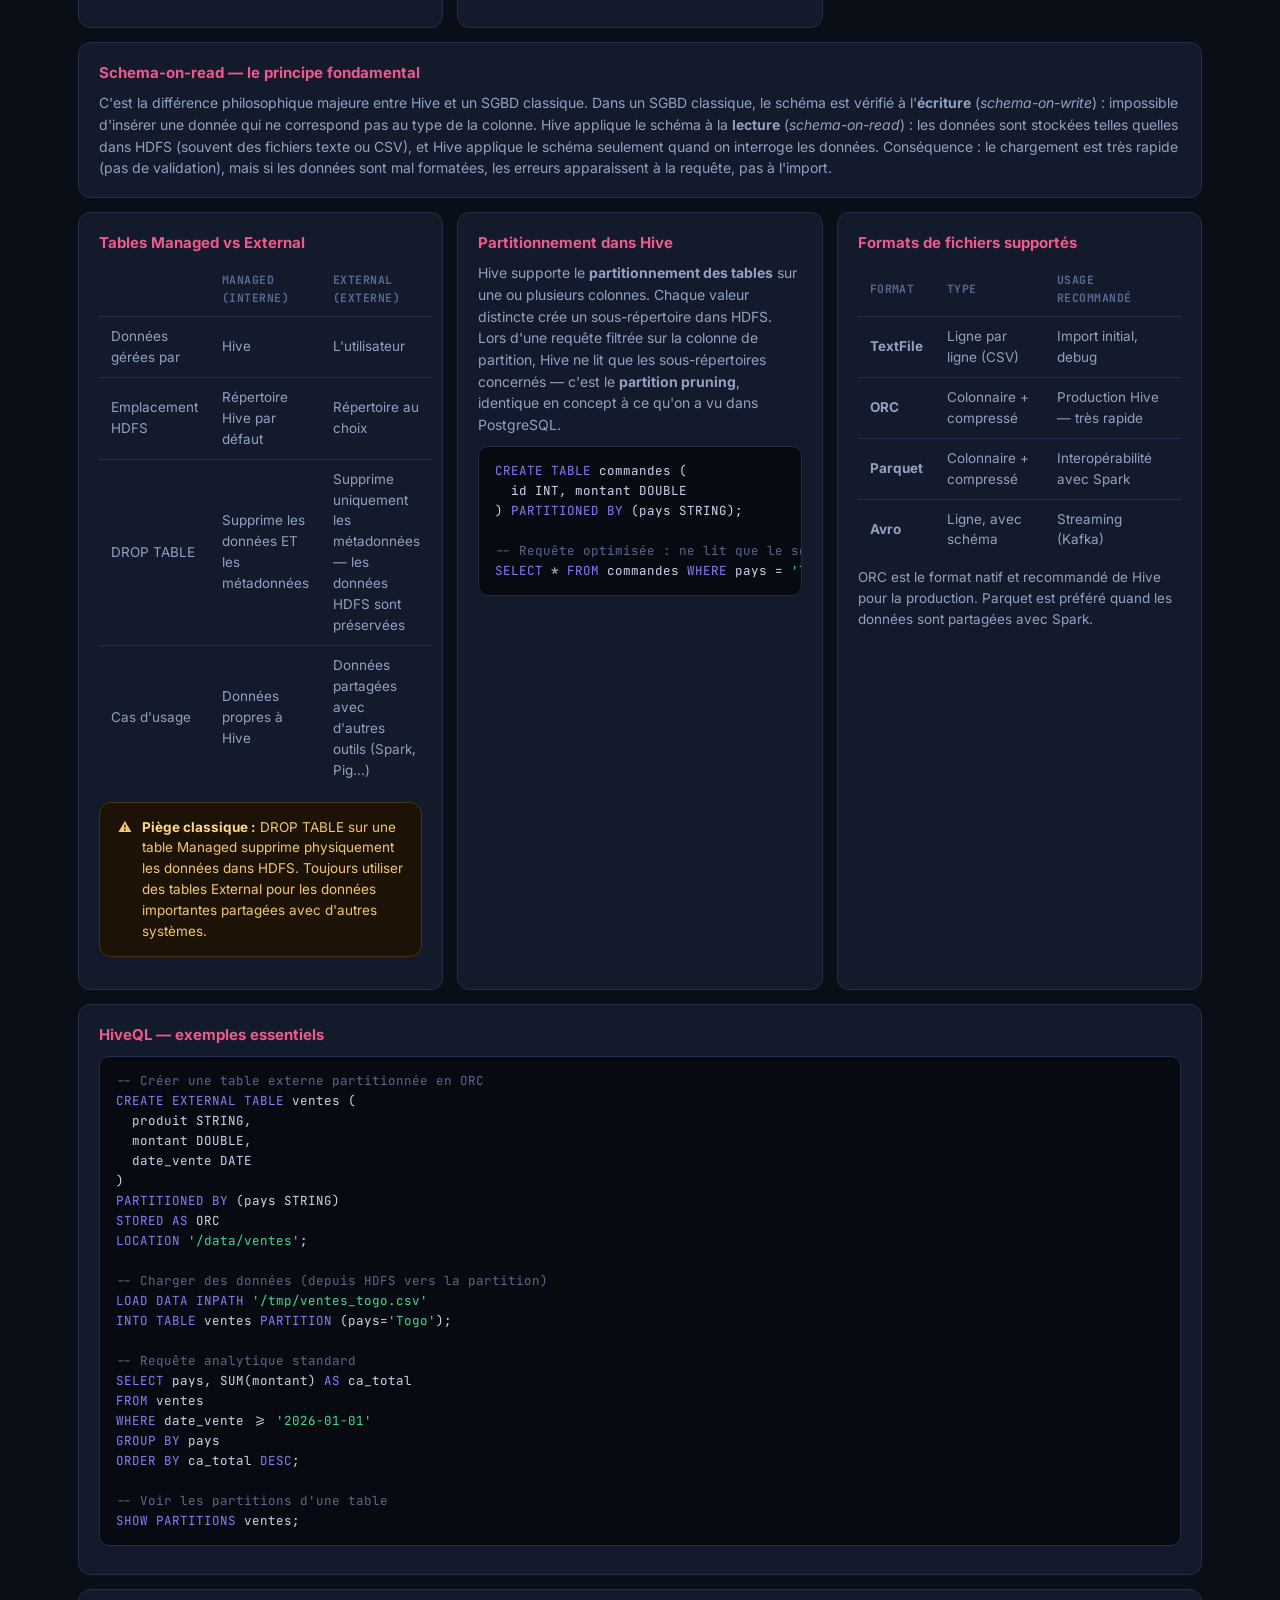
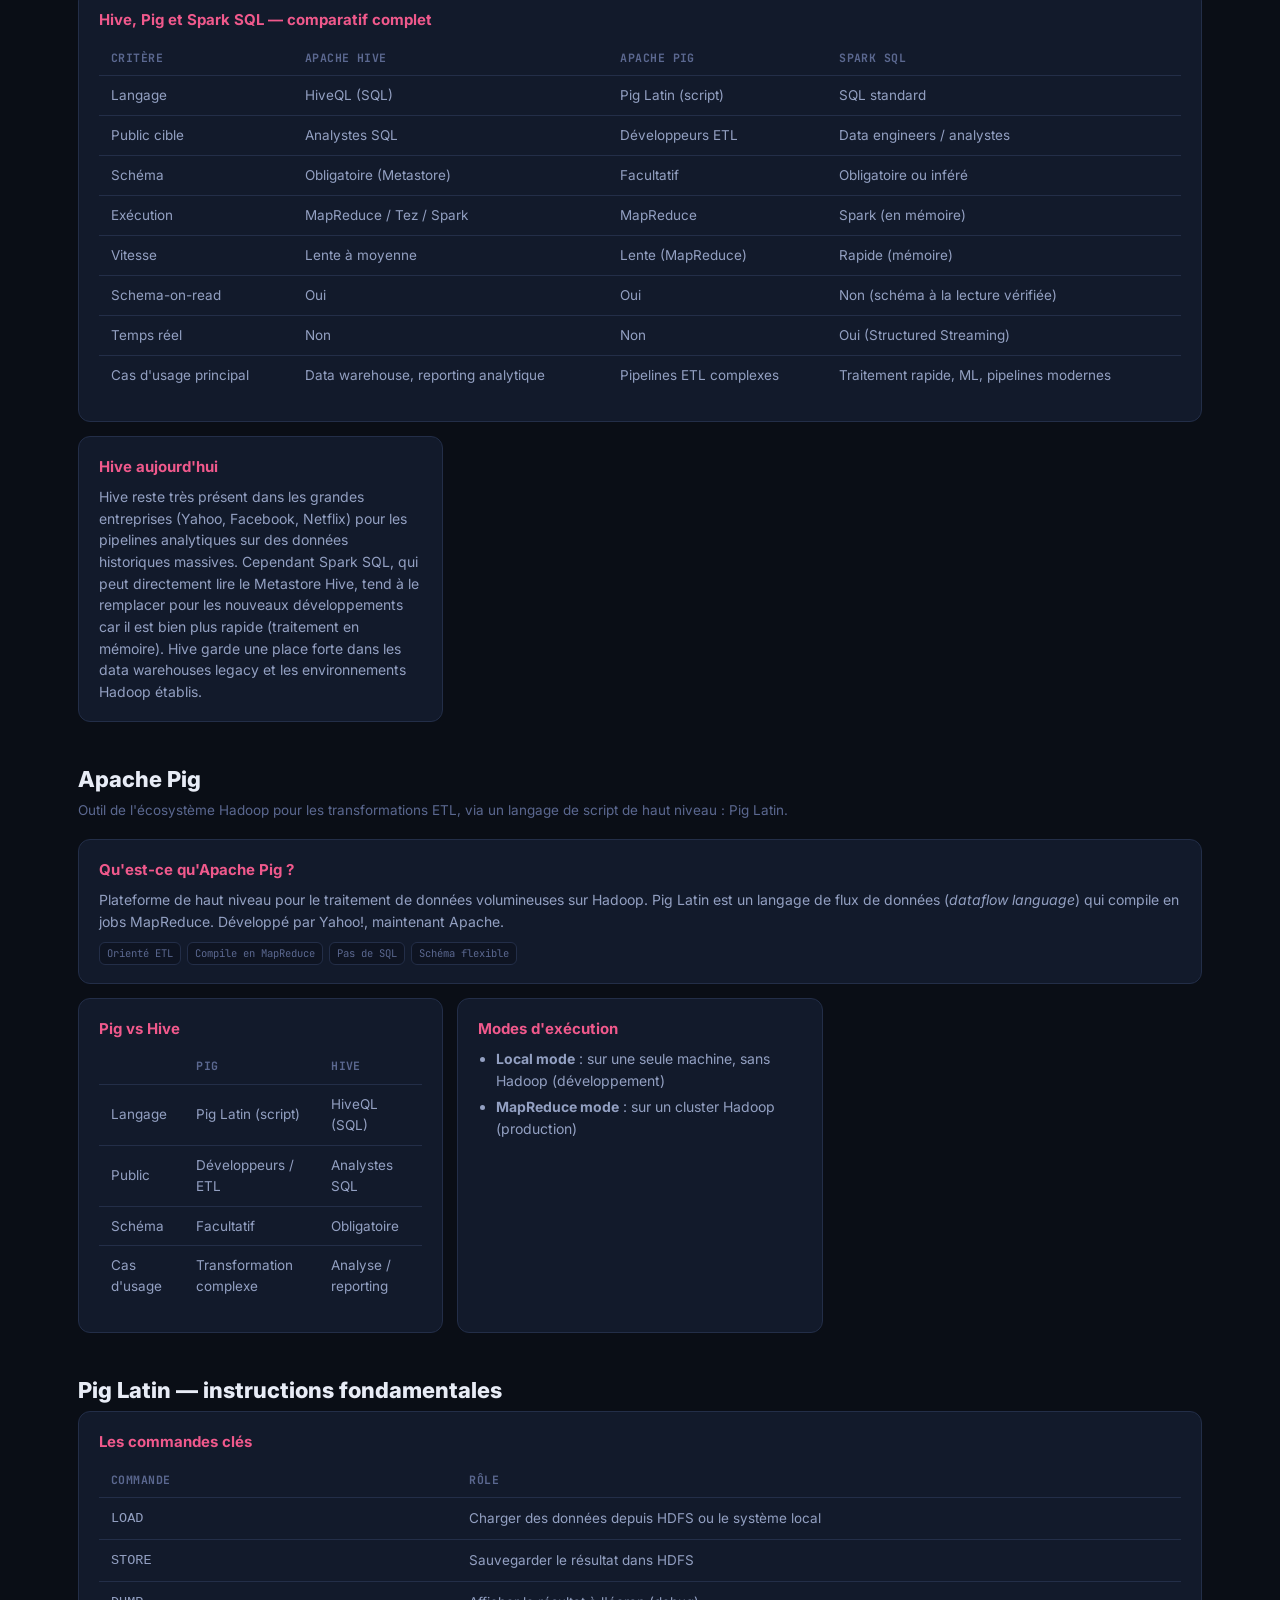
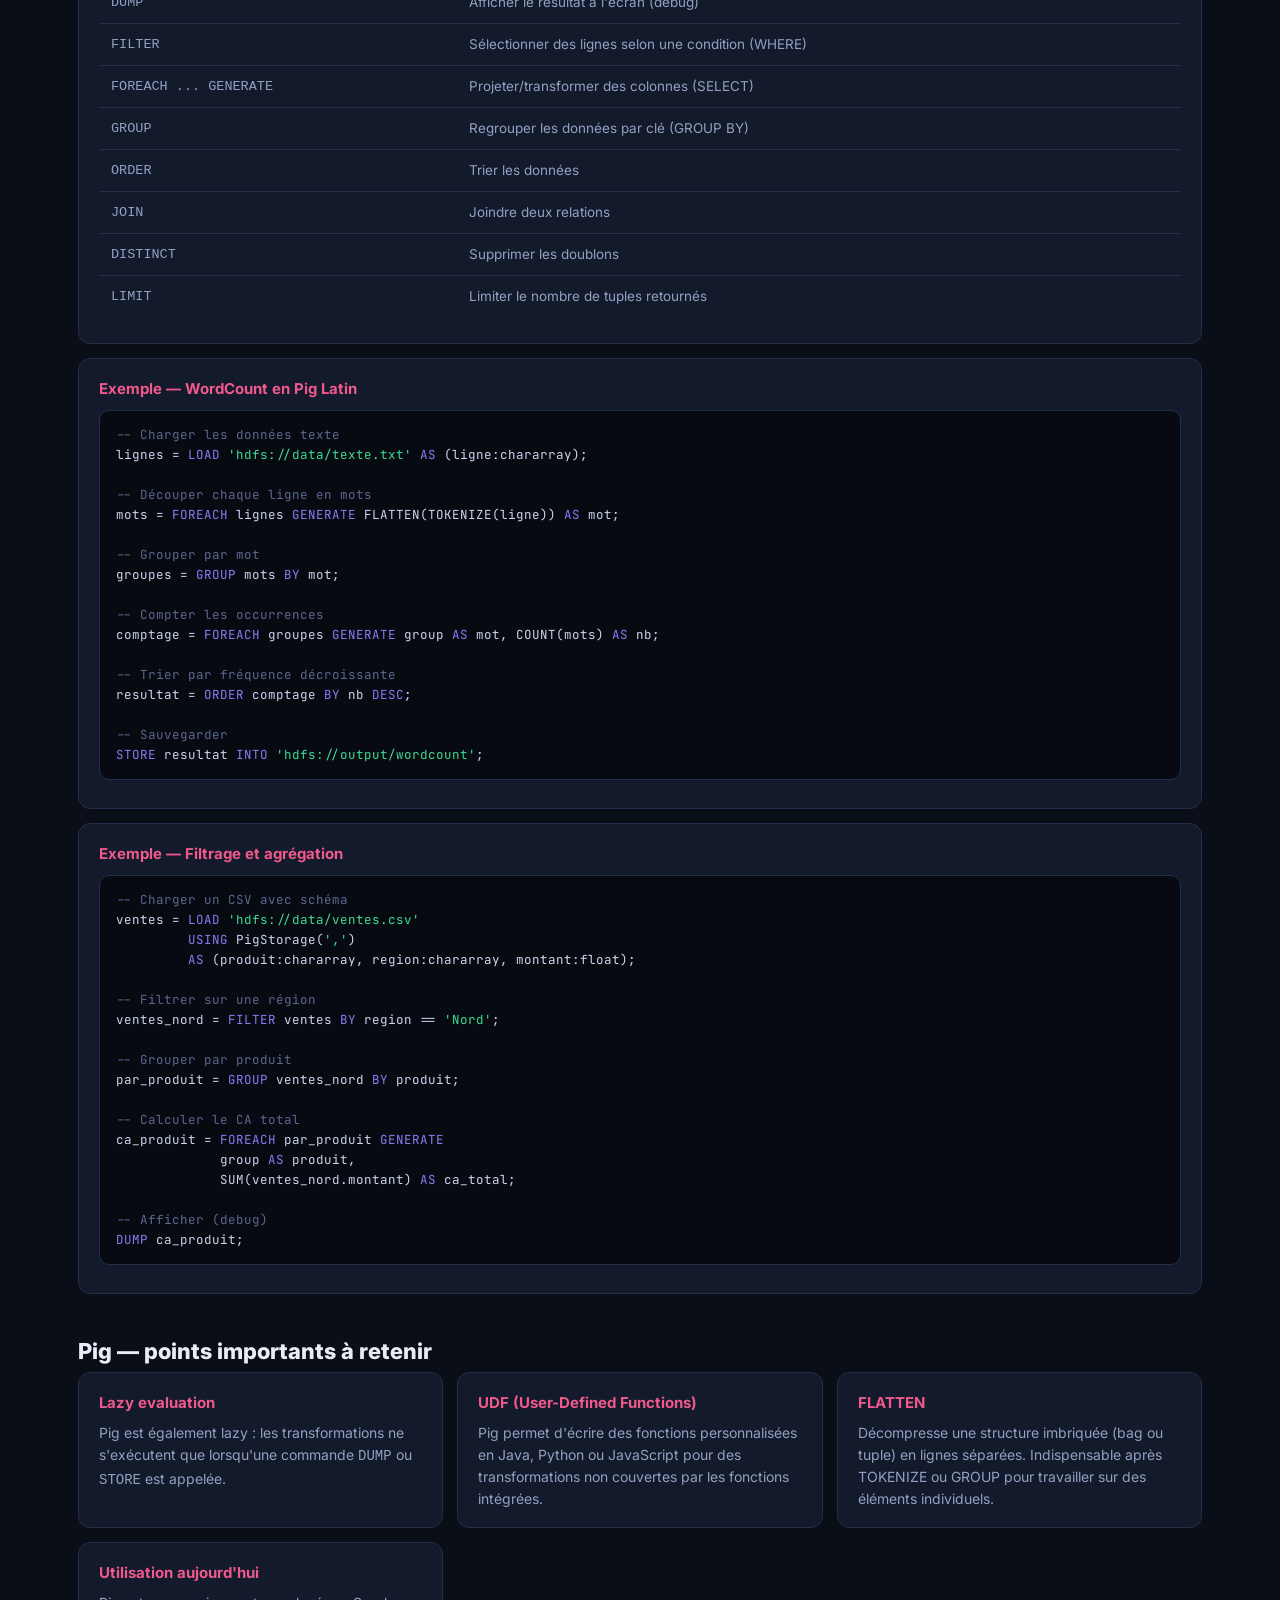
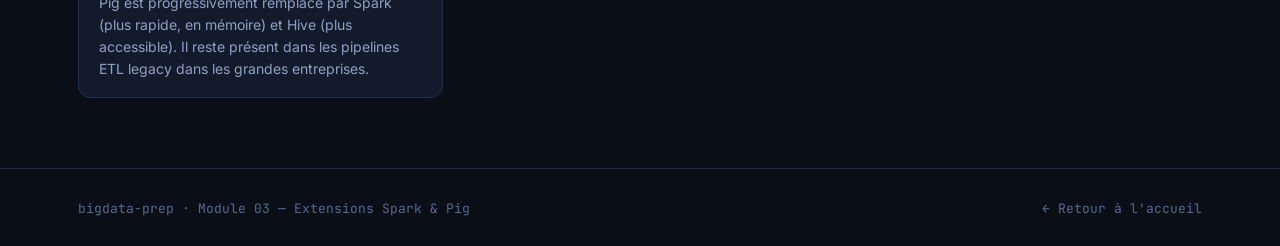
<file: spark-extensions.html>
<!DOCTYPE html>
<html lang="fr">
<head>
<meta charset="UTF-8">
<meta name="viewport" content="width=device-width, initial-scale=1.0">
<title>Extensions Spark — bigdata-prep</title>
<link rel="stylesheet" href="style.css">
<style>:root{--accent:var(--ext);}</style>
</head>
<body data-mod="ext">
<div class="node-field"></div>

<header class="topbar">
  <div class="wrap">
    <div class="brand"><span class="dot" style="background:var(--ext)"></span>bigdata-prep</div>
    <nav class="nav-links" id="main-nav">
      <a href="index.html">Accueil</a>
      <a href="hadoop.html">Hadoop</a>
      <a href="spark.html">Spark</a>
      <a href="spark-extensions.html" class="active">Extensions</a>
      <a href="postgres-distribue.html">Postgres&nbsp;distribué</a>
      <a href="docker.html">Docker</a>
    </nav>
  <button class="hamburger" id="ham" aria-label="Menu" onclick="toggleNav(this)"><span></span><span></span><span></span></button>
  </div>
</header>

<main class="wrap">
  <section class="page-hero">
    <span class="chip ext">Module 03 · Extensions</span>
    <h1 class="page-title" style="margin-top:14px;">Extensions Spark, Hive &amp; Pig</h1>
    <p class="page-sub">Spark ML pour le machine learning distribué, Apache Hive pour l'analytique SQL sur Hadoop (data warehouse, HiveQL, Metastore), et Apache Pig pour les pipelines ETL via Pig Latin.</p>
  </section>

  <div class="tabs">
    <button class="tab-btn active" data-tab="t-fiches">📄 Fiches</button>
    <button class="tab-btn" data-tab="t-flash">🃏 Flashcards</button>
    <button class="tab-btn" data-tab="t-qcm">🎯 QCM</button>
  </div>

  <!-- ===================== FICHES ===================== -->
  <div class="tab-panel active" id="t-fiches">

    <!-- ──────────────── SPARK ML ──────────────── -->
    <div class="fiche-section">
      <h2>Spark ML — Machine Learning distribué</h2>
      <p class="desc">La bibliothèque MLlib de Spark fournit des algorithmes ML qui s'exécutent en parallèle sur un cluster.</p>
      <div class="card-grid">
        <div class="def-card wide">
          <h4>Spark ML vs scikit-learn — pourquoi choisir Spark ML ?</h4>
          <table class="fiche-table">
            <tr><th>Critère</th><th>scikit-learn</th><th>Spark ML</th></tr>
            <tr><td>Exécution</td><td>Machine unique (single-node)</td><td>Cluster distribué (multi-nœuds)</td></tr>
            <tr><td>Volume de données</td><td>Limité par la RAM d'une machine</td><td>Pétaoctets — données sur HDFS/S3</td></tr>
            <tr><td>Vitesse d'entraînement</td><td>Lente sur gros volumes</td><td>Parallélisée sur les executors</td></tr>
            <tr><td>API</td><td>fit() / predict() Python</td><td>fit() / transform() sur DataFrames</td></tr>
            <tr><td>Cas d'usage</td><td>Prototypage, petits jeux de données</td><td>Production, Big Data</td></tr>
          </table>
          <div class="warn-box" style="margin-top:14px;">
            <span>💡</span>
            <span><b>À retenir :</b> recommandez Spark ML à un ami dès que les données ne tiennent plus en RAM sur une seule machine, ou que le temps d'entraînement devient prohibitif.</span>
          </div>
        </div>
      </div>
    </div>

    <div class="fiche-section">
      <h2>Concepts fondamentaux de Spark ML</h2>
      <div class="card-grid">
        <div class="def-card">
          <h4>Transformer</h4>
          <p>Objet qui <b>transforme</b> un DataFrame en un autre via la méthode <code>transform()</code>. Ne s'entraîne pas — applique une règle déjà définie.</p>
          <p style="margin-top:8px;font-size:13px;color:var(--text-faint);">Ex : VectorAssembler, StringIndexer, StandardScaler, un modèle déjà entraîné (Model).</p>
        </div>
        <div class="def-card">
          <h4>Estimator</h4>
          <p>Objet qui <b>s'entraîne</b> sur un DataFrame via la méthode <code>fit()</code> et produit un <b>Transformer</b> (le modèle entraîné).</p>
          <p style="margin-top:8px;font-size:13px;color:var(--text-faint);">Ex : LogisticRegression, RandomForest, KMeans, LinearRegression.</p>
        </div>
        <div class="def-card">
          <h4>Pipeline</h4>
          <p>Chaîne ordonnée de Transformers et d'Estimators. Simplifie la gestion du workflow ML : prétraitement + entraînement en une seule commande <code>fit()</code>.</p>
          <p style="margin-top:8px;font-size:13px;color:var(--text-faint);">Reproducible, testable, et facilement réutilisable.</p>
        </div>
        <div class="def-card">
          <h4>VectorAssembler</h4>
          <p>Transformer incontournable : assemble plusieurs colonnes numériques en un seul vecteur dense <code>features</code>, format attendu par les algorithmes Spark ML.</p>
        </div>
        <div class="def-card">
          <h4>ParamGrid &amp; CrossValidator</h4>
          <p>Permettent le réglage des hyperparamètres : ParamGrid définit la grille de valeurs à tester, CrossValidator évalue chaque combinaison par validation croisée.</p>
        </div>
        <div class="def-card">
          <h4>Évaluateurs</h4>
          <p>Mesurent la qualité du modèle sur des données de test.</p>
          <div class="badge-row">
            <span class="mini-badge">BinaryClassificationEvaluator</span>
            <span class="mini-badge">MulticlassClassificationEvaluator</span>
            <span class="mini-badge">RegressionEvaluator</span>
          </div>
        </div>
      </div>
    </div>

    <div class="fiche-section">
      <h2>Pipeline Spark ML — exemple complet</h2>
      <div class="card-grid">
        <div class="def-card wide">
          <h4>Workflow type d'un TP Spark ML</h4>
          <pre class="code-block"><span class="k">from</span> pyspark.ml <span class="k">import</span> Pipeline
<span class="k">from</span> pyspark.ml.feature <span class="k">import</span> VectorAssembler, StringIndexer, StandardScaler
<span class="k">from</span> pyspark.ml.classification <span class="k">import</span> LogisticRegression
<span class="k">from</span> pyspark.ml.evaluation <span class="k">import</span> BinaryClassificationEvaluator

<span class="c"># 1. Charger les données</span>
df = spark.read.option(<span class="s">"header"</span>, <span class="k">True</span>).option(<span class="s">"inferSchema"</span>, <span class="k">True</span>).csv(<span class="s">"data.csv"</span>)
train, test = df.randomSplit([<span class="f">0.8</span>, <span class="f">0.2</span>], seed=<span class="f">42</span>)

<span class="c"># 2. Encoder la colonne cible (label)</span>
indexer = StringIndexer(inputCol=<span class="s">"categorie"</span>, outputCol=<span class="s">"label"</span>)

<span class="c"># 3. Assembler les features en un vecteur</span>
assembler = VectorAssembler(
  inputCols=[<span class="s">"age"</span>, <span class="s">"revenu"</span>, <span class="s">"score"</span>],
  outputCol=<span class="s">"features_raw"</span>
)

<span class="c"># 4. Normaliser</span>
scaler = StandardScaler(inputCol=<span class="s">"features_raw"</span>, outputCol=<span class="s">"features"</span>)

<span class="c"># 5. Modèle</span>
lr = LogisticRegression(featuresCol=<span class="s">"features"</span>, labelCol=<span class="s">"label"</span>)

<span class="c"># 6. Pipeline : tout assembler</span>
pipeline = Pipeline(stages=[indexer, assembler, scaler, lr])

<span class="c"># 7. Entraîner (un seul fit() fait tout)</span>
model = pipeline.fit(train)

<span class="c"># 8. Évaluer</span>
predictions = model.transform(test)
evaluator = BinaryClassificationEvaluator(labelCol=<span class="s">"label"</span>)
auc = evaluator.evaluate(predictions)
print(<span class="s">f"AUC : {auc:.3f}"</span>)</pre>
        </div>
        <div class="def-card wide">
          <h4>Ordre d'exécution dans le Pipeline</h4>
          <p>Lors du <code>fit()</code> sur les données d'entraînement :</p>
          <p style="color:var(--text-dim);font-size:14px;">StringIndexer.fit() → VectorAssembler.transform() → StandardScaler.fit() → LogisticRegression.fit()</p>
          <p style="margin-top:10px;">Lors du <code>transform()</code> sur les données de test :</p>
          <p style="color:var(--text-dim);font-size:14px;">Chaque étape applique ses paramètres appris sur les nouvelles données, sans ré-entraînement.</p>
        </div>
      </div>
    </div>

    <!-- ──────────────── APACHE HIVE ──────────────── -->
    <div class="fiche-section">
      <h2>Apache Hive</h2>
      <p class="desc">Data warehouse distribué construit sur Hadoop, permettant d'interroger des données stockées dans HDFS via un langage SQL familier : HiveQL.</p>
      <div class="card-grid">
        <div class="def-card wide">
          <h4>Définition</h4>
          <p>Apache Hive est un système de data warehouse qui fournit une interface SQL (appelée <b>HiveQL</b>) pour interroger et analyser de grandes quantités de données stockées dans HDFS. Il a été initialement développé par Facebook, puis cédé à la fondation Apache. Son idée centrale est simple : permettre aux analystes et data scientists qui connaissent le SQL de travailler sur du Big Data <b>sans apprendre MapReduce ou Spark</b>. En coulisses, Hive compile les requêtes HiveQL en jobs MapReduce ou Spark qui s'exécutent sur le cluster.</p>
          <div class="badge-row">
            <span class="mini-badge">Data warehouse</span>
            <span class="mini-badge">HiveQL (SQL)</span>
            <span class="mini-badge">Compile en MapReduce/Spark</span>
            <span class="mini-badge">Schema-on-read</span>
            <span class="mini-badge">Analytique batch</span>
          </div>
        </div>

        <div class="def-card">
          <h4>Architecture interne</h4>
          <table class="fiche-table">
            <tr><th>Composant</th><th>Rôle</th></tr>
            <tr><td><b>Driver</b></td><td>Reçoit la requête HiveQL, pilote l'ensemble du processus</td></tr>
            <tr><td><b>Compiler</b></td><td>Parse et analyse la requête, génère le plan d'exécution (DAG de tâches)</td></tr>
            <tr><td><b>Metastore</b></td><td>Base de données (MySQL par défaut) stockant les métadonnées : schémas des tables, localisation HDFS, partitions, types de colonnes</td></tr>
            <tr><td><b>Execution Engine</b></td><td>Exécute le plan généré via MapReduce, Tez ou Spark</td></tr>
          </table>
        </div>

        <div class="def-card">
          <h4>Le Metastore — clé de voûte de Hive</h4>
          <p>Le Metastore est la base de données centrale qui stocke <b>toutes les métadonnées</b> des tables Hive : nom des colonnes, types, emplacement des fichiers dans HDFS, liste des partitions, format de stockage (ORC, Parquet, CSV...). Sans le Metastore, Hive ne sait pas où sont les données ni comment les lire. Il est partageable entre plusieurs instances Hive et d'autres outils (Spark peut lire directement le Metastore Hive).</p>
        </div>

        <div class="def-card wide">
          <h4>Schema-on-read — le principe fondamental</h4>
          <p>C'est la différence philosophique majeure entre Hive et un SGBD classique. Dans un SGBD classique, le schéma est vérifié à l'<b>écriture</b> (<i>schema-on-write</i>) : impossible d'insérer une donnée qui ne correspond pas au type de la colonne. Hive applique le schéma à la <b>lecture</b> (<i>schema-on-read</i>) : les données sont stockées telles quelles dans HDFS (souvent des fichiers texte ou CSV), et Hive applique le schéma seulement quand on interroge les données. Conséquence : le chargement est très rapide (pas de validation), mais si les données sont mal formatées, les erreurs apparaissent à la requête, pas à l'import.</p>
        </div>

        <div class="def-card">
          <h4>Tables Managed vs External</h4>
          <table class="fiche-table">
            <tr><th></th><th>Managed (interne)</th><th>External (externe)</th></tr>
            <tr><td>Données gérées par</td><td>Hive</td><td>L'utilisateur</td></tr>
            <tr><td>Emplacement HDFS</td><td>Répertoire Hive par défaut</td><td>Répertoire au choix</td></tr>
            <tr><td>DROP TABLE</td><td>Supprime les données ET les métadonnées</td><td>Supprime uniquement les métadonnées — les données HDFS sont préservées</td></tr>
            <tr><td>Cas d'usage</td><td>Données propres à Hive</td><td>Données partagées avec d'autres outils (Spark, Pig...)</td></tr>
          </table>
          <div class="warn-box" style="margin-top:12px;">
            <span>⚠️</span>
            <span><b>Piège classique :</b> DROP TABLE sur une table Managed supprime physiquement les données dans HDFS. Toujours utiliser des tables External pour les données importantes partagées avec d'autres systèmes.</span>
          </div>
        </div>

        <div class="def-card">
          <h4>Partitionnement dans Hive</h4>
          <p>Hive supporte le <b>partitionnement des tables</b> sur une ou plusieurs colonnes. Chaque valeur distincte crée un sous-répertoire dans HDFS. Lors d'une requête filtrée sur la colonne de partition, Hive ne lit que les sous-répertoires concernés — c'est le <b>partition pruning</b>, identique en concept à ce qu'on a vu dans PostgreSQL.</p>
          <pre class="code-block"><span class="k">CREATE TABLE</span> commandes (
  id INT, montant DOUBLE
) <span class="k">PARTITIONED BY</span> (pays STRING);

<span class="c">-- Requête optimisée : ne lit que le sous-dossier /pays=Togo/</span>
<span class="k">SELECT</span> * <span class="k">FROM</span> commandes <span class="k">WHERE</span> pays = <span class="s">'Togo'</span>;</pre>
        </div>

        <div class="def-card">
          <h4>Formats de fichiers supportés</h4>
          <table class="fiche-table">
            <tr><th>Format</th><th>Type</th><th>Usage recommandé</th></tr>
            <tr><td><b>TextFile</b></td><td>Ligne par ligne (CSV)</td><td>Import initial, debug</td></tr>
            <tr><td><b>ORC</b></td><td>Colonnaire + compressé</td><td>Production Hive — très rapide</td></tr>
            <tr><td><b>Parquet</b></td><td>Colonnaire + compressé</td><td>Interopérabilité avec Spark</td></tr>
            <tr><td><b>Avro</b></td><td>Ligne, avec schéma</td><td>Streaming (Kafka)</td></tr>
          </table>
          <p style="margin-top:8px;font-size:13.5px;color:var(--text-dim);">ORC est le format natif et recommandé de Hive pour la production. Parquet est préféré quand les données sont partagées avec Spark.</p>
        </div>

        <div class="def-card wide">
          <h4>HiveQL — exemples essentiels</h4>
          <pre class="code-block"><span class="c">-- Créer une table externe partitionnée en ORC</span>
<span class="k">CREATE EXTERNAL TABLE</span> ventes (
  produit STRING,
  montant DOUBLE,
  date_vente DATE
)
<span class="k">PARTITIONED BY</span> (pays STRING)
<span class="k">STORED AS</span> ORC
<span class="k">LOCATION</span> <span class="s">'/data/ventes'</span>;

<span class="c">-- Charger des données (depuis HDFS vers la partition)</span>
<span class="k">LOAD DATA INPATH</span> <span class="s">'/tmp/ventes_togo.csv'</span>
<span class="k">INTO TABLE</span> ventes <span class="k">PARTITION</span> (pays=<span class="s">'Togo'</span>);

<span class="c">-- Requête analytique standard</span>
<span class="k">SELECT</span> pays, SUM(montant) <span class="k">AS</span> ca_total
<span class="k">FROM</span> ventes
<span class="k">WHERE</span> date_vente >= <span class="s">'2026-01-01'</span>
<span class="k">GROUP BY</span> pays
<span class="k">ORDER BY</span> ca_total <span class="k">DESC</span>;

<span class="c">-- Voir les partitions d'une table</span>
<span class="k">SHOW PARTITIONS</span> ventes;</pre>
        </div>

        <div class="def-card wide">
          <h4>Hive, Pig et Spark SQL — comparatif complet</h4>
          <table class="fiche-table">
            <tr><th>Critère</th><th>Apache Hive</th><th>Apache Pig</th><th>Spark SQL</th></tr>
            <tr><td>Langage</td><td>HiveQL (SQL)</td><td>Pig Latin (script)</td><td>SQL standard</td></tr>
            <tr><td>Public cible</td><td>Analystes SQL</td><td>Développeurs ETL</td><td>Data engineers / analystes</td></tr>
            <tr><td>Schéma</td><td>Obligatoire (Metastore)</td><td>Facultatif</td><td>Obligatoire ou inféré</td></tr>
            <tr><td>Exécution</td><td>MapReduce / Tez / Spark</td><td>MapReduce</td><td>Spark (en mémoire)</td></tr>
            <tr><td>Vitesse</td><td>Lente à moyenne</td><td>Lente (MapReduce)</td><td>Rapide (mémoire)</td></tr>
            <tr><td>Schema-on-read</td><td>Oui</td><td>Oui</td><td>Non (schéma à la lecture vérifiée)</td></tr>
            <tr><td>Temps réel</td><td>Non</td><td>Non</td><td>Oui (Structured Streaming)</td></tr>
            <tr><td>Cas d'usage principal</td><td>Data warehouse, reporting analytique</td><td>Pipelines ETL complexes</td><td>Traitement rapide, ML, pipelines modernes</td></tr>
          </table>
        </div>

        <div class="def-card">
          <h4>Hive aujourd'hui</h4>
          <p>Hive reste très présent dans les grandes entreprises (Yahoo, Facebook, Netflix) pour les pipelines analytiques sur des données historiques massives. Cependant Spark SQL, qui peut directement lire le Metastore Hive, tend à le remplacer pour les nouveaux développements car il est bien plus rapide (traitement en mémoire). Hive garde une place forte dans les data warehouses legacy et les environnements Hadoop établis.</p>
        </div>
      </div>
    </div>

    <!-- ──────────────── APACHE PIG ──────────────── -->
    <div class="fiche-section">
      <h2>Apache Pig</h2>
      <p class="desc">Outil de l'écosystème Hadoop pour les transformations ETL, via un langage de script de haut niveau : Pig Latin.</p>
      <div class="card-grid">
        <div class="def-card wide">
          <h4>Qu'est-ce qu'Apache Pig ?</h4>
          <p>Plateforme de haut niveau pour le traitement de données volumineuses sur Hadoop. Pig Latin est un langage de flux de données (<i>dataflow language</i>) qui compile en jobs MapReduce. Développé par Yahoo!, maintenant Apache.</p>
          <div class="badge-row">
            <span class="mini-badge">Orienté ETL</span>
            <span class="mini-badge">Compile en MapReduce</span>
            <span class="mini-badge">Pas de SQL</span>
            <span class="mini-badge">Schéma flexible</span>
          </div>
        </div>
        <div class="def-card">
          <h4>Pig vs Hive</h4>
          <table class="fiche-table">
            <tr><th></th><th>Pig</th><th>Hive</th></tr>
            <tr><td>Langage</td><td>Pig Latin (script)</td><td>HiveQL (SQL)</td></tr>
            <tr><td>Public</td><td>Développeurs / ETL</td><td>Analystes SQL</td></tr>
            <tr><td>Schéma</td><td>Facultatif</td><td>Obligatoire</td></tr>
            <tr><td>Cas d'usage</td><td>Transformation complexe</td><td>Analyse / reporting</td></tr>
          </table>
        </div>
        <div class="def-card">
          <h4>Modes d'exécution</h4>
          <ul>
            <li><b>Local mode</b> : sur une seule machine, sans Hadoop (développement)</li>
            <li><b>MapReduce mode</b> : sur un cluster Hadoop (production)</li>
          </ul>
        </div>
      </div>
    </div>

    <div class="fiche-section">
      <h2>Pig Latin — instructions fondamentales</h2>
      <div class="card-grid">
        <div class="def-card wide">
          <h4>Les commandes clés</h4>
          <table class="fiche-table">
            <tr><th>Commande</th><th>Rôle</th></tr>
            <tr><td><code>LOAD</code></td><td>Charger des données depuis HDFS ou le système local</td></tr>
            <tr><td><code>STORE</code></td><td>Sauvegarder le résultat dans HDFS</td></tr>
            <tr><td><code>DUMP</code></td><td>Afficher le résultat à l'écran (debug)</td></tr>
            <tr><td><code>FILTER</code></td><td>Sélectionner des lignes selon une condition (WHERE)</td></tr>
            <tr><td><code>FOREACH ... GENERATE</code></td><td>Projeter/transformer des colonnes (SELECT)</td></tr>
            <tr><td><code>GROUP</code></td><td>Regrouper les données par clé (GROUP BY)</td></tr>
            <tr><td><code>ORDER</code></td><td>Trier les données</td></tr>
            <tr><td><code>JOIN</code></td><td>Joindre deux relations</td></tr>
            <tr><td><code>DISTINCT</code></td><td>Supprimer les doublons</td></tr>
            <tr><td><code>LIMIT</code></td><td>Limiter le nombre de tuples retournés</td></tr>
          </table>
        </div>
        <div class="def-card wide">
          <h4>Exemple — WordCount en Pig Latin</h4>
          <pre class="code-block"><span class="c">-- Charger les données texte</span>
lignes = <span class="k">LOAD</span> <span class="s">'hdfs://data/texte.txt'</span> <span class="k">AS</span> (ligne:chararray);

<span class="c">-- Découper chaque ligne en mots</span>
mots = <span class="k">FOREACH</span> lignes <span class="k">GENERATE</span> FLATTEN(TOKENIZE(ligne)) <span class="k">AS</span> mot;

<span class="c">-- Grouper par mot</span>
groupes = <span class="k">GROUP</span> mots <span class="k">BY</span> mot;

<span class="c">-- Compter les occurrences</span>
comptage = <span class="k">FOREACH</span> groupes <span class="k">GENERATE</span> group <span class="k">AS</span> mot, COUNT(mots) <span class="k">AS</span> nb;

<span class="c">-- Trier par fréquence décroissante</span>
resultat = <span class="k">ORDER</span> comptage <span class="k">BY</span> nb <span class="k">DESC</span>;

<span class="c">-- Sauvegarder</span>
<span class="k">STORE</span> resultat <span class="k">INTO</span> <span class="s">'hdfs://output/wordcount'</span>;</pre>
        </div>
        <div class="def-card wide">
          <h4>Exemple — Filtrage et agrégation</h4>
          <pre class="code-block"><span class="c">-- Charger un CSV avec schéma</span>
ventes = <span class="k">LOAD</span> <span class="s">'hdfs://data/ventes.csv'</span>
         <span class="k">USING</span> PigStorage(<span class="s">','</span>)
         <span class="k">AS</span> (produit:chararray, region:chararray, montant:float);

<span class="c">-- Filtrer sur une région</span>
ventes_nord = <span class="k">FILTER</span> ventes <span class="k">BY</span> region == <span class="s">'Nord'</span>;

<span class="c">-- Grouper par produit</span>
par_produit = <span class="k">GROUP</span> ventes_nord <span class="k">BY</span> produit;

<span class="c">-- Calculer le CA total</span>
ca_produit = <span class="k">FOREACH</span> par_produit <span class="k">GENERATE</span>
             group <span class="k">AS</span> produit,
             SUM(ventes_nord.montant) <span class="k">AS</span> ca_total;

<span class="c">-- Afficher (debug)</span>
<span class="k">DUMP</span> ca_produit;</pre>
        </div>
      </div>
    </div>

    <div class="fiche-section">
      <h2>Pig — points importants à retenir</h2>
      <div class="card-grid">
        <div class="def-card">
          <h4>Lazy evaluation</h4>
          <p>Pig est également lazy : les transformations ne s'exécutent que lorsqu'une commande <code>DUMP</code> ou <code>STORE</code> est appelée.</p>
        </div>
        <div class="def-card">
          <h4>UDF (User-Defined Functions)</h4>
          <p>Pig permet d'écrire des fonctions personnalisées en Java, Python ou JavaScript pour des transformations non couvertes par les fonctions intégrées.</p>
        </div>
        <div class="def-card">
          <h4>FLATTEN</h4>
          <p>Décompresse une structure imbriquée (bag ou tuple) en lignes séparées. Indispensable après TOKENIZE ou GROUP pour travailler sur des éléments individuels.</p>
        </div>
        <div class="def-card">
          <h4>Utilisation aujourd'hui</h4>
          <p>Pig est progressivement remplacé par Spark (plus rapide, en mémoire) et Hive (plus accessible). Il reste présent dans les pipelines ETL legacy dans les grandes entreprises.</p>
        </div>
      </div>
    </div>

  </div>

  <!-- ===================== FLASHCARDS ===================== -->
  <div class="tab-panel" id="t-flash">
    <div class="fc-toolbar">
      <span class="fc-progress" id="fc-progress">Carte 1 sur 1</span>
      <button class="fc-btn" id="fc-shuffle">🔀 Mélanger</button>
    </div>
    <div class="fc-stage" id="fc-stage"></div>
    <div class="fc-nav" style="justify-content:center;margin-top:18px;">
      <button class="fc-btn" id="fc-prev">← Précédent</button>
      <span class="count" id="fc-count">1 / 1</span>
      <button class="fc-btn" id="fc-next">Suivant →</button>
    </div>
  </div>

  <!-- ===================== QCM ===================== -->
  <div class="tab-panel" id="t-qcm">
    <div id="qcm-root"></div>
  </div>

</main>

<footer>
  <div class="wrap">
    <p>bigdata-prep · Module 03 — Extensions Spark &amp; Pig</p>
    <p><a href="index.html">← Retour à l'accueil</a></p>
  </div>
</footer>

<script>
window.QCM_ACCENT = '#f0598c';

window.FLASHCARDS = [
  {tag:'ext', tagLabel:'Spark ML', q:"Un ami utilise scikit-learn et son entraînement prend 8h. Que lui recommandez-vous et pourquoi ?", a:"Spark ML (MLlib) : contrairement à scikit-learn qui s'exécute sur une seule machine, Spark distribue l'entraînement sur un cluster. Les données sont chargées depuis HDFS ou S3, traitées en parallèle sur de nombreux executors — ce qui permet de traiter des volumes bien plus grands et de réduire drastiquement le temps d'entraînement."},
  {tag:'ext', tagLabel:'Spark ML', q:"Quelle est la différence entre un Transformer et un Estimator dans Spark ML ?", a:"Un Estimator s'entraîne sur des données via fit() et produit un Transformer (le modèle). Un Transformer applique une règle déjà définie via transform() sans entraînement. Exemples : LogisticRegression est un Estimator, le modèle entraîné LogisticRegressionModel est un Transformer. VectorAssembler est un Transformer (pas d'entraînement)."},
  {tag:'ext', tagLabel:'Spark ML', q:"À quoi sert VectorAssembler dans un pipeline Spark ML ?", a:"VectorAssembler est un Transformer qui assemble plusieurs colonnes numériques en un seul vecteur dense dans une colonne 'features'. C'est une étape obligatoire car tous les algorithmes Spark ML attendent leurs données d'entrée sous forme d'un unique vecteur dense."},
  {tag:'ext', tagLabel:'Spark ML', q:"Décrivez l'intérêt d'utiliser un Pipeline Spark ML.", a:"Un Pipeline enchaîne des Transformers et des Estimators dans un ordre défini. Avantages : un seul appel fit() entraîne toute la chaîne (prétraitement + modèle), le modèle final est reproductible et facilement sérialisable, il évite les fuites de données entre train et test car tout est géré ensemble."},
  {tag:'ext', tagLabel:'Spark ML', q:"Quels sont les 3 façons de définir un schéma dans Spark ? (rappel TP)", a:"1. inferSchema=True : automatique mais lent et peu fiable. 2. StructType avec StructField : précis et recommandé en production. 3. DDL string comme 'id INT, nom STRING' : concis et lisible. En production, préférer 2 ou 3."},
  {tag:'ext', tagLabel:'Hive', q:"Qu'est-ce qu'Apache Hive et quel est son principe fondamental ?", a:"Hive est un data warehouse distribué sur Hadoop qui fournit une interface SQL (HiveQL) pour interroger des données dans HDFS. Son principe fondamental est le schema-on-read : les données sont stockées telles quelles dans HDFS, et le schéma n'est appliqué qu'à la lecture — le chargement est donc très rapide mais les erreurs de format apparaissent à la requête, pas à l'import."},
  {tag:'ext', tagLabel:'Hive', q:"Quel est le rôle du Metastore dans Hive et pourquoi est-il critique ?", a:"Le Metastore est une base de données (MySQL par défaut) qui stocke toutes les métadonnées des tables Hive : noms et types des colonnes, emplacement des données dans HDFS, liste des partitions, format de stockage. Sans le Metastore, Hive ne sait ni où sont les données ni comment les interpréter. Il est partageable avec d'autres outils comme Spark, qui peut lire directement le Metastore Hive."},
  {tag:'ext', tagLabel:'Hive', q:"Quelle est la différence entre une table Managed et une table External dans Hive ?", a:"Table Managed (interne) : Hive gère les données dans son répertoire HDFS par défaut. Un DROP TABLE supprime à la fois les métadonnées ET les données physiques dans HDFS. Table External : les données restent dans un répertoire HDFS au choix. Un DROP TABLE ne supprime que les métadonnées — les données HDFS sont préservées. Les tables External sont recommandées pour les données partagées avec d'autres outils."},
  {tag:'ext', tagLabel:'Hive', q:"Qu'est-ce que le schema-on-read et en quoi s'oppose-t-il au schema-on-write ?", a:"Schema-on-write (SGBD classiques) : le schéma est vérifié à l'insertion — impossible d'insérer une donnée mal typée. Schema-on-read (Hive) : les données sont stockées brutes dans HDFS sans validation. Le schéma est appliqué uniquement lors de la lecture. Avantage : chargement très rapide, flexibilité. Inconvénient : les erreurs de format n'apparaissent qu'à la requête, pas à l'import."},
  {tag:'ext', tagLabel:'Hive', q:"Comparez les formats ORC et Parquet dans le contexte Hive.", a:"ORC (Optimized Row Columnar) est le format natif de Hive : colonnaire, très compressé, optimisé pour les requêtes Hive analytiques. Recommandé pour les tables purement Hive. Parquet est aussi colonnaire et compressé, mais mieux supporté par Spark et d'autres outils de l'écosystème. À préférer quand les données sont partagées entre Hive et Spark. Les deux sont bien meilleurs que TextFile pour la production."},
  {tag:'ext', tagLabel:'Hive', q:"Comment fonctionne le partitionnement dans Hive et quel avantage procure-t-il ?", a:"On déclare les colonnes de partition dans le CREATE TABLE avec PARTITIONED BY. Chaque valeur distincte crée un sous-répertoire dans HDFS (ex: /pays=Togo/, /pays=Mali/). Lors d'une requête filtrée sur la colonne de partition, Hive ne lit que les sous-répertoires concernés (partition pruning), évitant de scanner toute la table. C'est le même principe que dans PostgreSQL — crucial pour les performances sur de grandes tables."},
  {tag:'ext', tagLabel:'Hive', q:"Comparez Hive, Pig et Spark SQL sur le public cible, le langage et la vitesse.", a:"Hive : analystes SQL, HiveQL (SQL), vitesse moyenne (MapReduce/Tez), data warehouse et reporting. Pig : développeurs ETL, Pig Latin (script de flux), lent (MapReduce), transformations complexes. Spark SQL : data engineers et analystes, SQL standard, rapide (traitement en mémoire), pipelines modernes, ML, temps réel via Structured Streaming. En pratique, Spark SQL tend à remplacer les deux dans les nouveaux projets."},
  {tag:'ext', tagLabel:'Pig', q:"Qu'est-ce qu'Apache Pig et en quoi se distingue-t-il de Hive ?", a:"Pig est une plateforme ETL de haut niveau dont le langage (Pig Latin) compile en jobs MapReduce. Il s'adresse aux développeurs pour des transformations complexes, avec un schéma facultatif. Hive utilise HiveQL (SQL), s'adresse aux analystes, avec un schéma obligatoire et un focus sur le reporting."},
  {tag:'ext', tagLabel:'Pig', q:"Expliquez le comportement lazy d'Apache Pig.", a:"Comme Spark, Pig est lazy : les instructions LOAD, FILTER, FOREACH, GROUP ne déclenchent aucun calcul immédiat. L'exécution (compilation en MapReduce) n'est déclenchée que par DUMP (affichage à l'écran) ou STORE (écriture dans HDFS)."},
  {tag:'ext', tagLabel:'Pig', q:"À quoi sert la commande FLATTEN en Pig Latin ?", a:"FLATTEN décompresse une structure imbriquée (bag ou tuple) en lignes individuelles. Elle est indispensable après TOKENIZE (qui retourne un bag de mots) ou après GROUP (qui retourne des bags de tuples) pour travailler sur chaque élément séparément."},
  {tag:'ext', tagLabel:'Pig', q:"Décrivez les 4 étapes d'un WordCount en Pig Latin.", a:"1. LOAD : charger le fichier texte depuis HDFS. 2. FOREACH + FLATTEN(TOKENIZE()) : découper chaque ligne en mots individuels. 3. GROUP BY : regrouper les mots identiques ensemble. 4. FOREACH + COUNT() : compter les occurrences de chaque groupe, puis STORE pour écrire le résultat."},
  {tag:'ext', tagLabel:'Pig', q:"Comparez Pig et Spark pour les traitements ETL.", a:"Pig compile en MapReduce (lecture/écriture disque), donc plus lent. Spark traite en mémoire et est 10-100× plus rapide. Pig a un langage plus simple et orienté flux de données, Spark a une API plus riche (ML, SQL, streaming). En pratique, Spark remplace progressivement Pig dans les nouveaux projets."},
];

window.QCM = [
  {type:'single', q:"Quelle méthode d'un Estimator Spark ML produit un Transformer ?", opts:["transform()","predict()","fit()","evaluate()"], correct:[2], explain:"fit() entraîne l'Estimator sur un DataFrame et retourne un Transformer (le modèle entraîné). C'est ensuite ce Transformer qu'on appelle avec transform() sur de nouvelles données pour obtenir des prédictions.", theme:"Spark ML"},
  {type:'multi', q:"Parmi ces éléments, lesquels sont des Transformers dans Spark ML ?", opts:["VectorAssembler","LogisticRegression","StringIndexer","Un modèle LinearRegression déjà entraîné","RandomForest"], correct:[0,2,3], explain:"VectorAssembler et StringIndexer sont des Transformers (pas d'entraînement, ils appliquent une règle). Un modèle déjà entraîné (ex: LinearRegressionModel) est aussi un Transformer. LogisticRegression et RandomForest sont des Estimators (ils ont besoin d'un fit()).", theme:"Spark ML"},
  {type:'tf', q:"Un Pipeline Spark ML peut contenir à la fois des Transformers et des Estimators.", opts:["Vrai","Faux"], correct:[0], explain:"Vrai. C'est la force du Pipeline : il enchaîne des Transformers (StringIndexer, VectorAssembler, StandardScaler) et des Estimators (LogisticRegression, RandomForest) dans un ordre défini. Un seul fit() sur le Pipeline entraîne tous les Estimators en séquence.", theme:"Spark ML"},
  {type:'single', q:"Quel composant Spark ML est indispensable pour préparer les données avant un algorithme de classification ?", opts:["CrossValidator","VectorAssembler","GraphX","Structured Streaming"], correct:[1], explain:"Tous les algorithmes Spark ML attendent leurs données sous forme d'un unique vecteur dense dans une colonne 'features'. VectorAssembler assemble plusieurs colonnes numériques en ce vecteur.", theme:"Spark ML"},
  {type:'single', q:"Principale raison de choisir Spark ML plutôt que scikit-learn en production Big Data ?", opts:["Spark ML a plus d'algorithmes disponibles","Spark ML distribue le calcul sur un cluster, permettant de traiter des volumes impossibles sur une machine unique","Spark ML est plus simple à utiliser","Spark ML fonctionne sans cluster"], correct:[1], explain:"scikit-learn s'exécute sur une seule machine et est limité par la RAM disponible. Spark ML distribue les données et le calcul sur un cluster, permettant de traiter des pétaoctets de données avec un entraînement parallélisé.", theme:"Spark ML vs scikit-learn"},
  {type:'single', q:"Qu'est-ce que le schema-on-read dans Hive ?", opts:["Le schéma est vérifié à l'écriture comme dans un SGBD classique","Le schéma est appliqué uniquement lors de la lecture — les données sont stockées brutes dans HDFS","Hive n'utilise jamais de schéma","Le schéma est généré automatiquement à partir des données"], correct:[1], explain:"Schema-on-read signifie que Hive stocke les données telles quelles dans HDFS sans validation à l'import. Le schéma est appliqué seulement quand une requête lit les données. Avantage : chargement très rapide. Inconvénient : les erreurs de format n'apparaissent qu'à la requête.", theme:"Hive"},
  {type:'single', q:"Que se passe-t-il quand on exécute DROP TABLE sur une table Managed Hive ?", opts:["Seules les métadonnées sont supprimées, les données HDFS sont préservées","Les métadonnées ET les données physiques dans HDFS sont supprimées","Rien — il faut d'abord détacher la table","La table est marquée comme archivée"], correct:[1], explain:"Sur une table Managed (interne), DROP TABLE supprime à la fois les métadonnées du Metastore ET les fichiers de données dans HDFS — perte définitive. C'est pourquoi on utilise des tables External pour les données importantes : DROP TABLE ne supprime alors que les métadonnées, les données HDFS sont préservées.", theme:"Hive"},
  {type:'single', q:"Quel composant Hive stocke les métadonnées des tables (schémas, partitions, emplacement HDFS) ?", opts:["Le Driver","L'Execution Engine","Le Metastore","Le Compiler"], correct:[2], explain:"Le Metastore est la base de données centrale (MySQL par défaut) qui stocke toutes les métadonnées : noms et types des colonnes, emplacement des données dans HDFS, liste des partitions, format de stockage. Sans le Metastore, Hive ne peut pas fonctionner.", theme:"Hive — Architecture"},
  {type:'multi', q:"Parmi ces affirmations sur Hive, lesquelles sont vraies ?", opts:["HiveQL est un langage SQL qui compile en jobs MapReduce ou Spark","Hive vérifie le schéma à l'écriture (schema-on-write)","Le Metastore peut être partagé avec Spark","Les tables External préservent les données HDFS lors d'un DROP TABLE"], correct:[0,2,3], explain:"HiveQL compile bien en MapReduce ou Spark. Hive utilise schema-on-read (pas schema-on-write). Le Metastore Hive est partageable avec Spark — Spark peut lire directement les tables Hive via le Metastore. Sur une table External, DROP TABLE ne supprime que les métadonnées.", theme:"Hive"},
  {type:'single', q:"Quel format de fichier est recommandé pour les tables Hive partagées avec Spark ?", opts:["TextFile (CSV)","ORC","Parquet","Avro"], correct:[2], explain:"Parquet est le format colonnaire compressé le mieux supporté par Spark. Quand les données sont partagées entre Hive et Spark, Parquet assure la meilleure interopérabilité. ORC est le format natif optimisé de Hive mais moins bien intégré dans Spark. TextFile est réservé à l'import initial ou au debug.", theme:"Hive — Formats"},
  {type:'single', q:"En Pig Latin, quelle commande déclenche réellement l'exécution des transformations ?", opts:["LOAD","FILTER","FOREACH","DUMP ou STORE"], correct:[3], explain:"Pig est lazy : LOAD, FILTER, FOREACH, GROUP construisent un plan logique sans rien exécuter. Seuls DUMP (affichage) et STORE (écriture dans HDFS) déclenchent l'exécution réelle (compilation en jobs MapReduce).", theme:"Pig"},
  {type:'tf', q:"Pig Latin est un langage SQL qui s'exécute directement sur HDFS.", opts:["Vrai","Faux"], correct:[1], explain:"Faux sur deux points : Pig Latin n'est pas du SQL mais un langage de flux de données (dataflow language) avec une syntaxe propre (LOAD, FOREACH, GROUP...). Et il ne s'exécute pas directement : il compile en jobs MapReduce avant de s'exécuter sur le cluster Hadoop.", theme:"Pig"},
  {type:'single', q:"En Pig Latin, à quoi sert FLATTEN ?", opts:["Mettre les données en minuscules","Décompresser une structure imbriquée (bag/tuple) en lignes individuelles","Joindre deux relations","Supprimer les lignes dupliquées"], correct:[1], explain:"FLATTEN est indispensable après des opérations qui produisent des structures imbriquées (bags) comme TOKENIZE ou GROUP. Il 'déplie' ces structures pour obtenir une ligne par élément.", theme:"Pig"},
  {type:'multi', q:"Parmi ces affirmations sur Pig, lesquelles sont vraies ?", opts:["Pig Latin compile en jobs MapReduce","Le schéma est obligatoire en Pig","Pig est progressivement remplacé par Spark","DUMP écrit le résultat dans HDFS"], correct:[0,2], explain:"Pig Latin compile bien en MapReduce. Le schéma est facultatif en Pig (contrairement à Hive). Pig est effectivement progressivement remplacé par Spark. DUMP affiche à l'écran (debug) — c'est STORE qui écrit dans HDFS.", theme:"Pig"},
  {type:'single', q:"Quelle est la principale différence entre Pig et Hive ?", opts:["Pig utilise SQL, Hive utilise un langage de script","Pig est pour l'ETL (développeurs), Hive est pour l'analyse SQL (analystes)","Pig est plus rapide que Hive","Hive ne fonctionne pas sur Hadoop"], correct:[1], explain:"Pig (Pig Latin) cible les développeurs et les transformations ETL complexes avec un schéma facultatif. Hive (HiveQL) cible les analystes habitués au SQL pour du reporting et de l'analyse, avec un schéma obligatoire.", theme:"Pig vs Hive"},
  {type:'tf', q:"Dans un Pipeline Spark ML, le fit() est appelé sur les données de test pour appliquer les transformations.", opts:["Vrai","Faux"], correct:[1], explain:"Faux. Le fit() est appelé uniquement sur les données d'entraînement (train). On appelle ensuite transform() sur les données de test avec le modèle déjà entraîné. Appeler fit() sur les données de test causerait une fuite de données (data leakage).", theme:"Spark ML — Pipeline"},
  {type:'single', q:"Quelle instruction Pig permet de projeter et transformer des colonnes (équivalent du SELECT SQL) ?", opts:["GROUP BY","FILTER","FOREACH ... GENERATE","LOAD"], correct:[2], explain:"FOREACH ... GENERATE est l'équivalent Pig Latin du SELECT SQL : il itère sur chaque tuple et génère de nouvelles colonnes ou transforme les colonnes existantes.", theme:"Pig Latin"},
];
</script>
<script src="app.js"></script>
<script>
function toggleNav(btn){
  btn.classList.toggle('open');
  document.getElementById('main-nav').classList.toggle('open');
}
document.addEventListener('DOMContentLoaded',function(){
  var links = document.querySelectorAll('#main-nav a');
  links.forEach(function(a){
    a.addEventListener('click',function(){
      document.getElementById('main-nav').classList.remove('open');
      document.getElementById('ham').classList.remove('open');
    });
  });
});
</script>
</body>
</html>
</file>
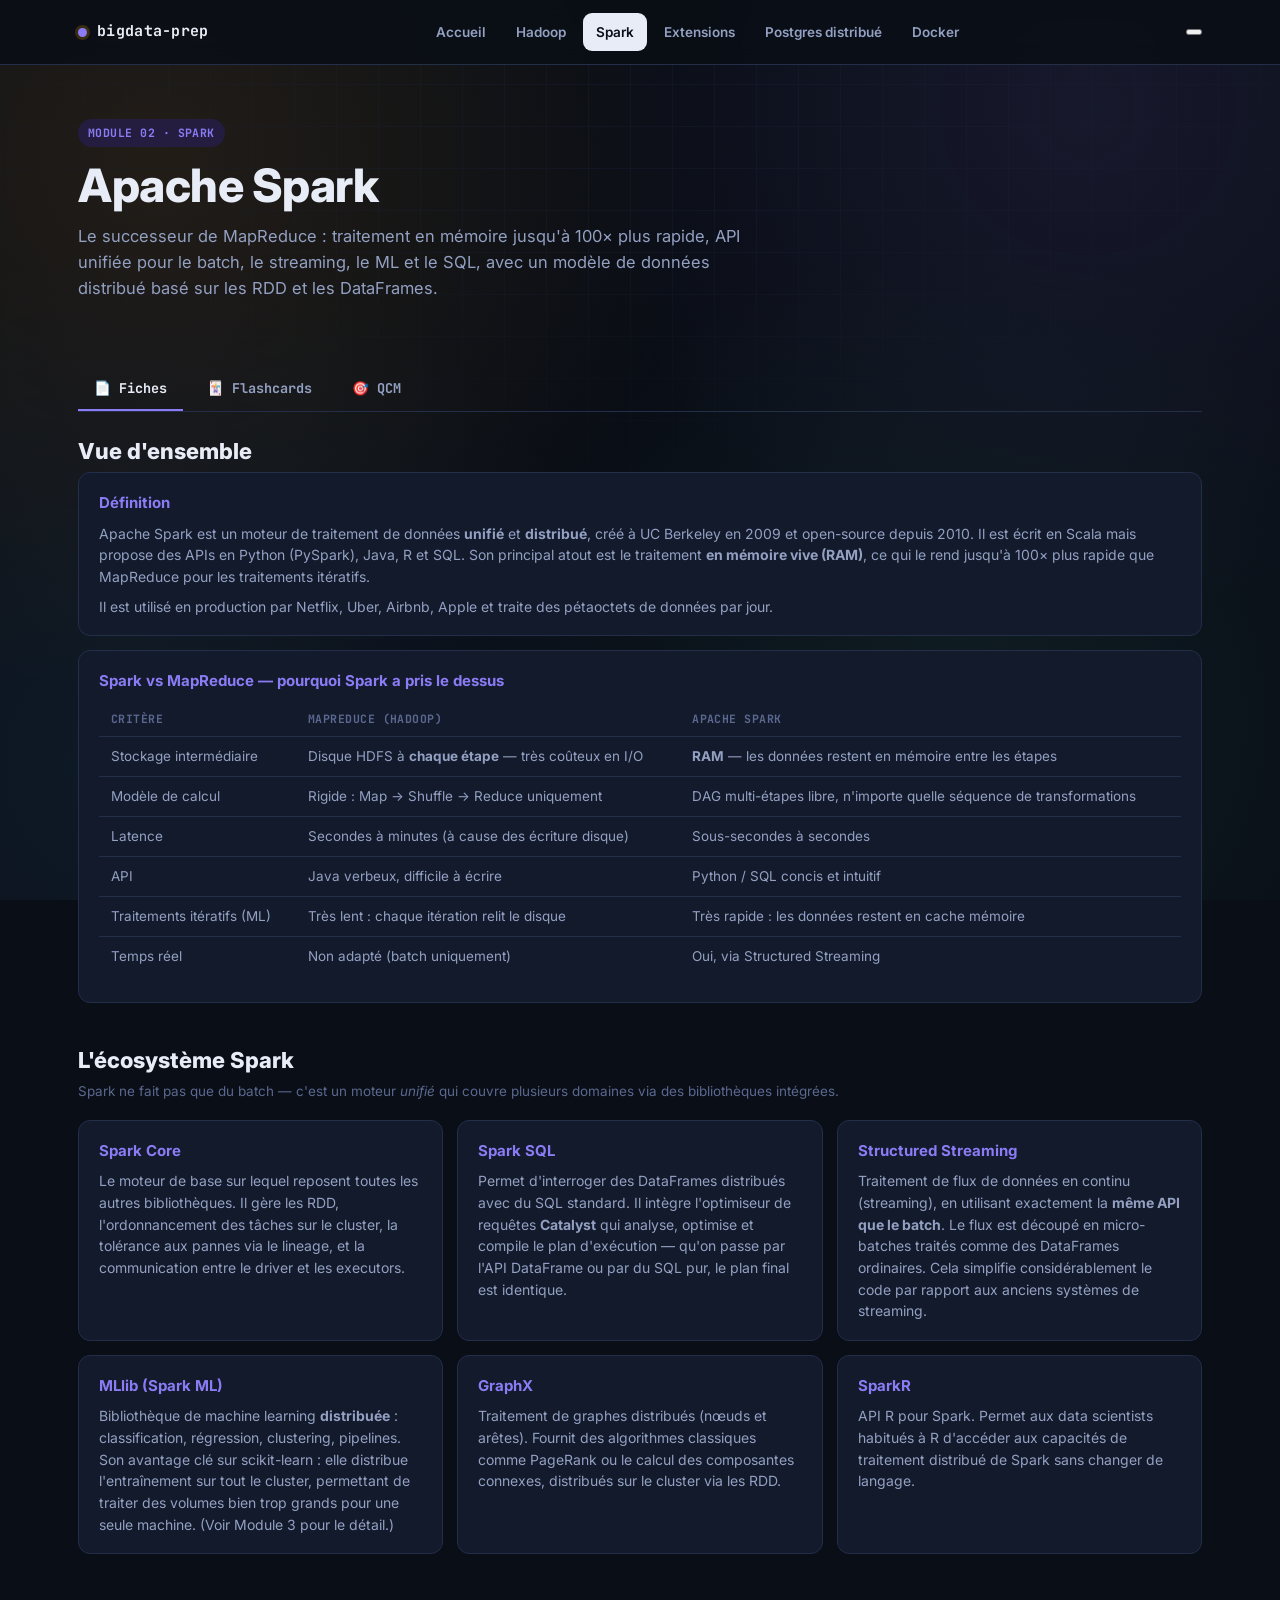
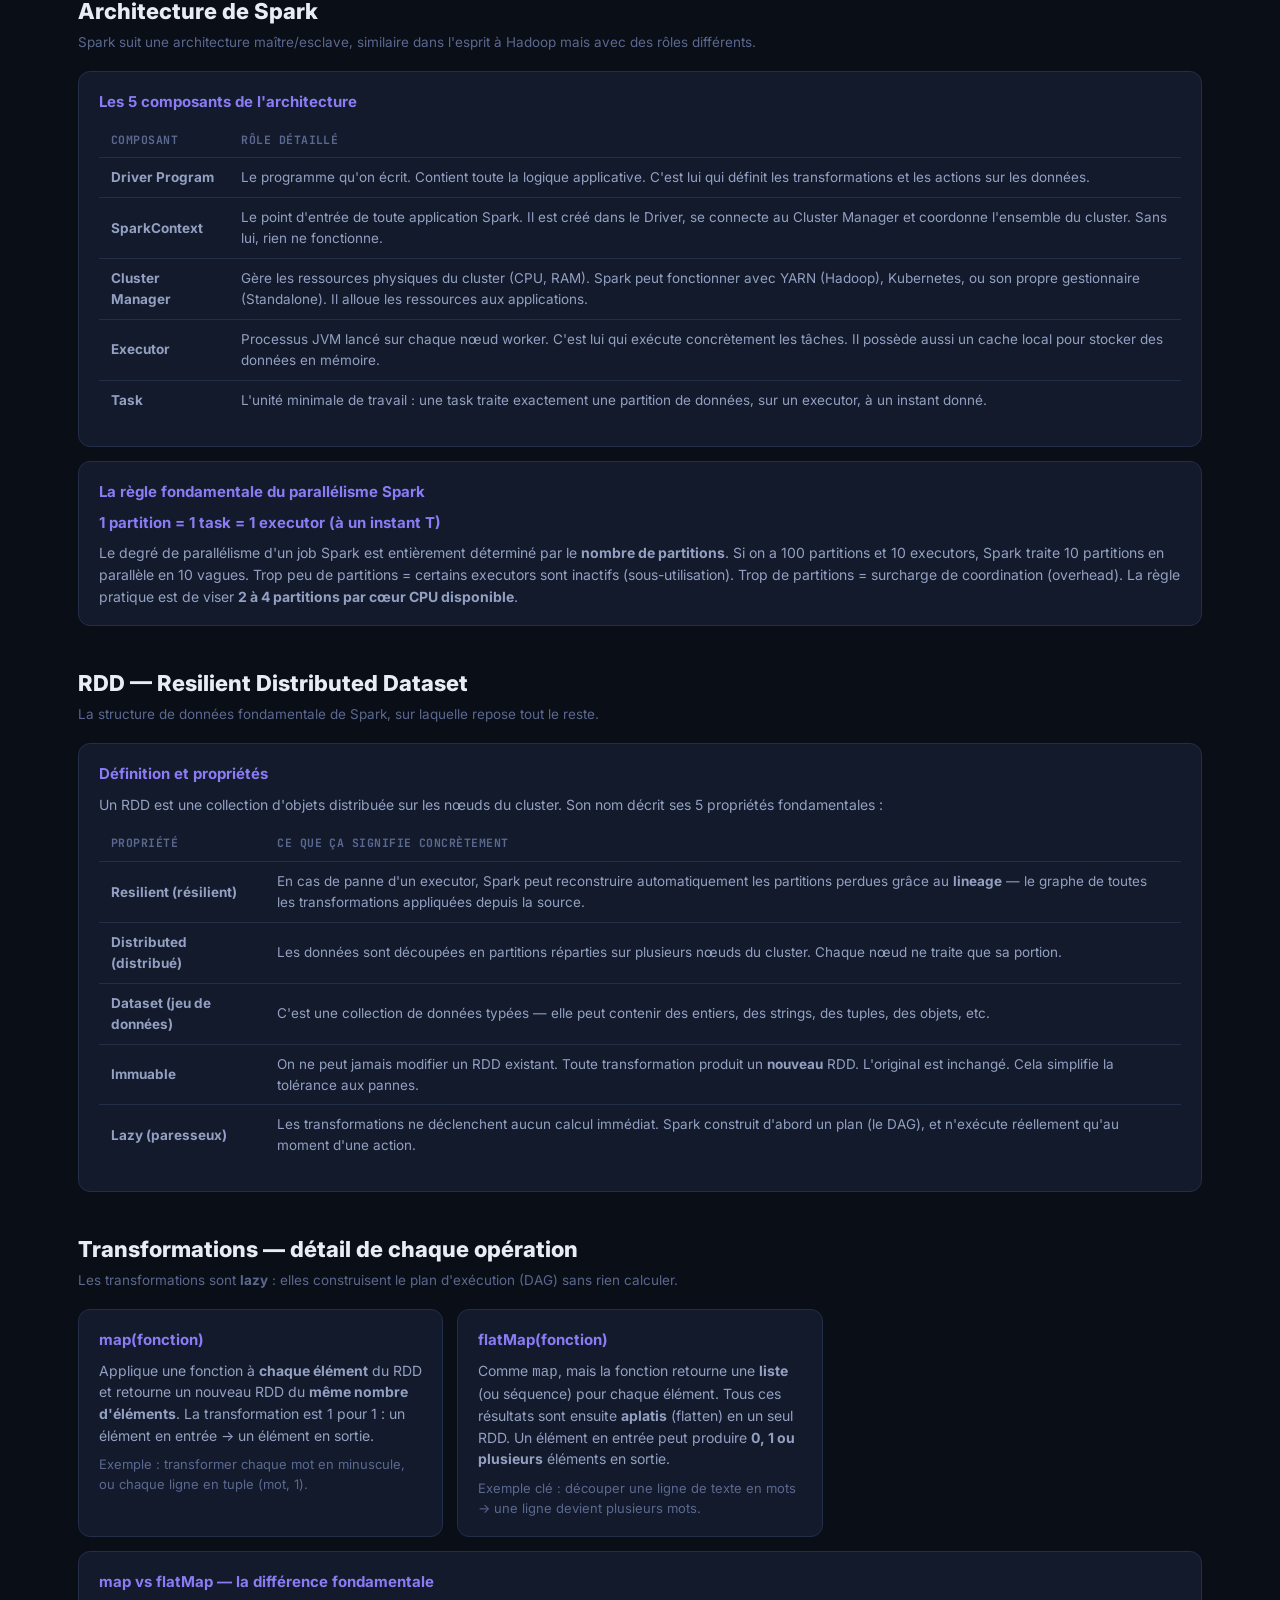
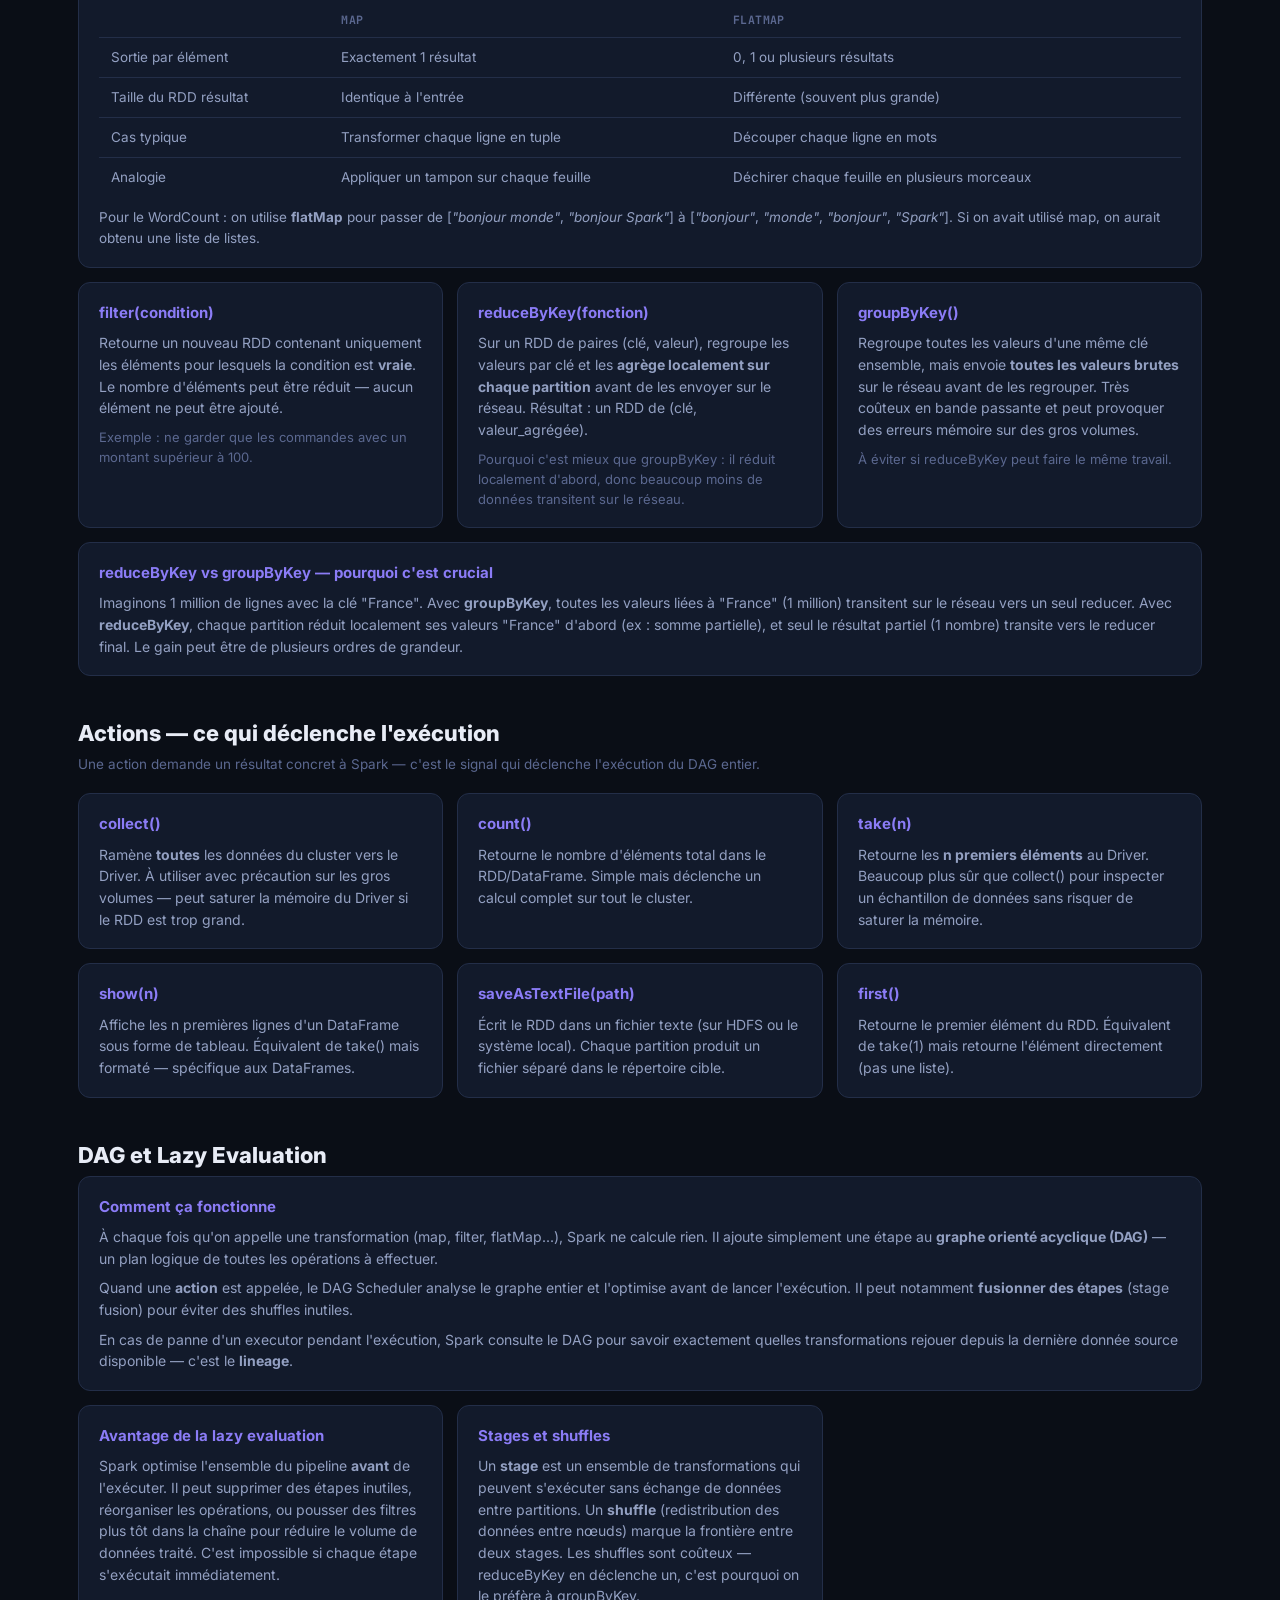
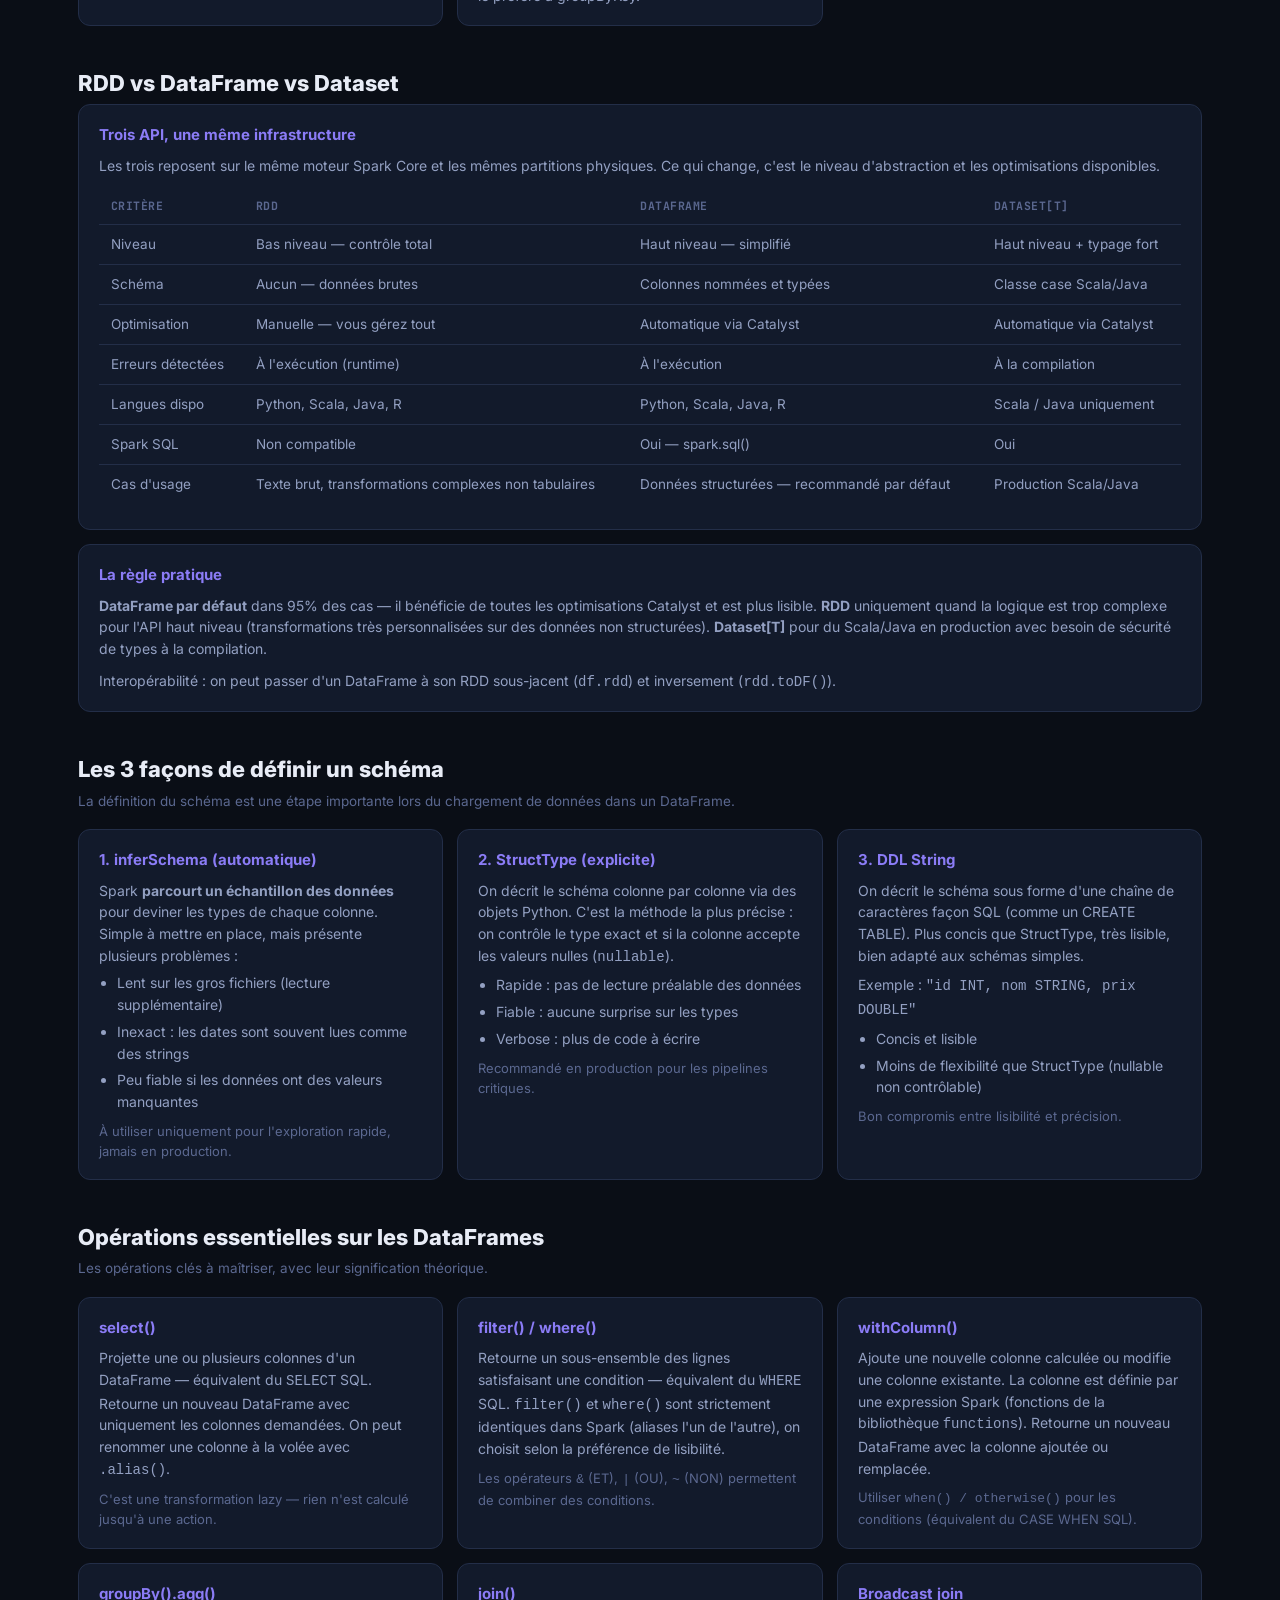
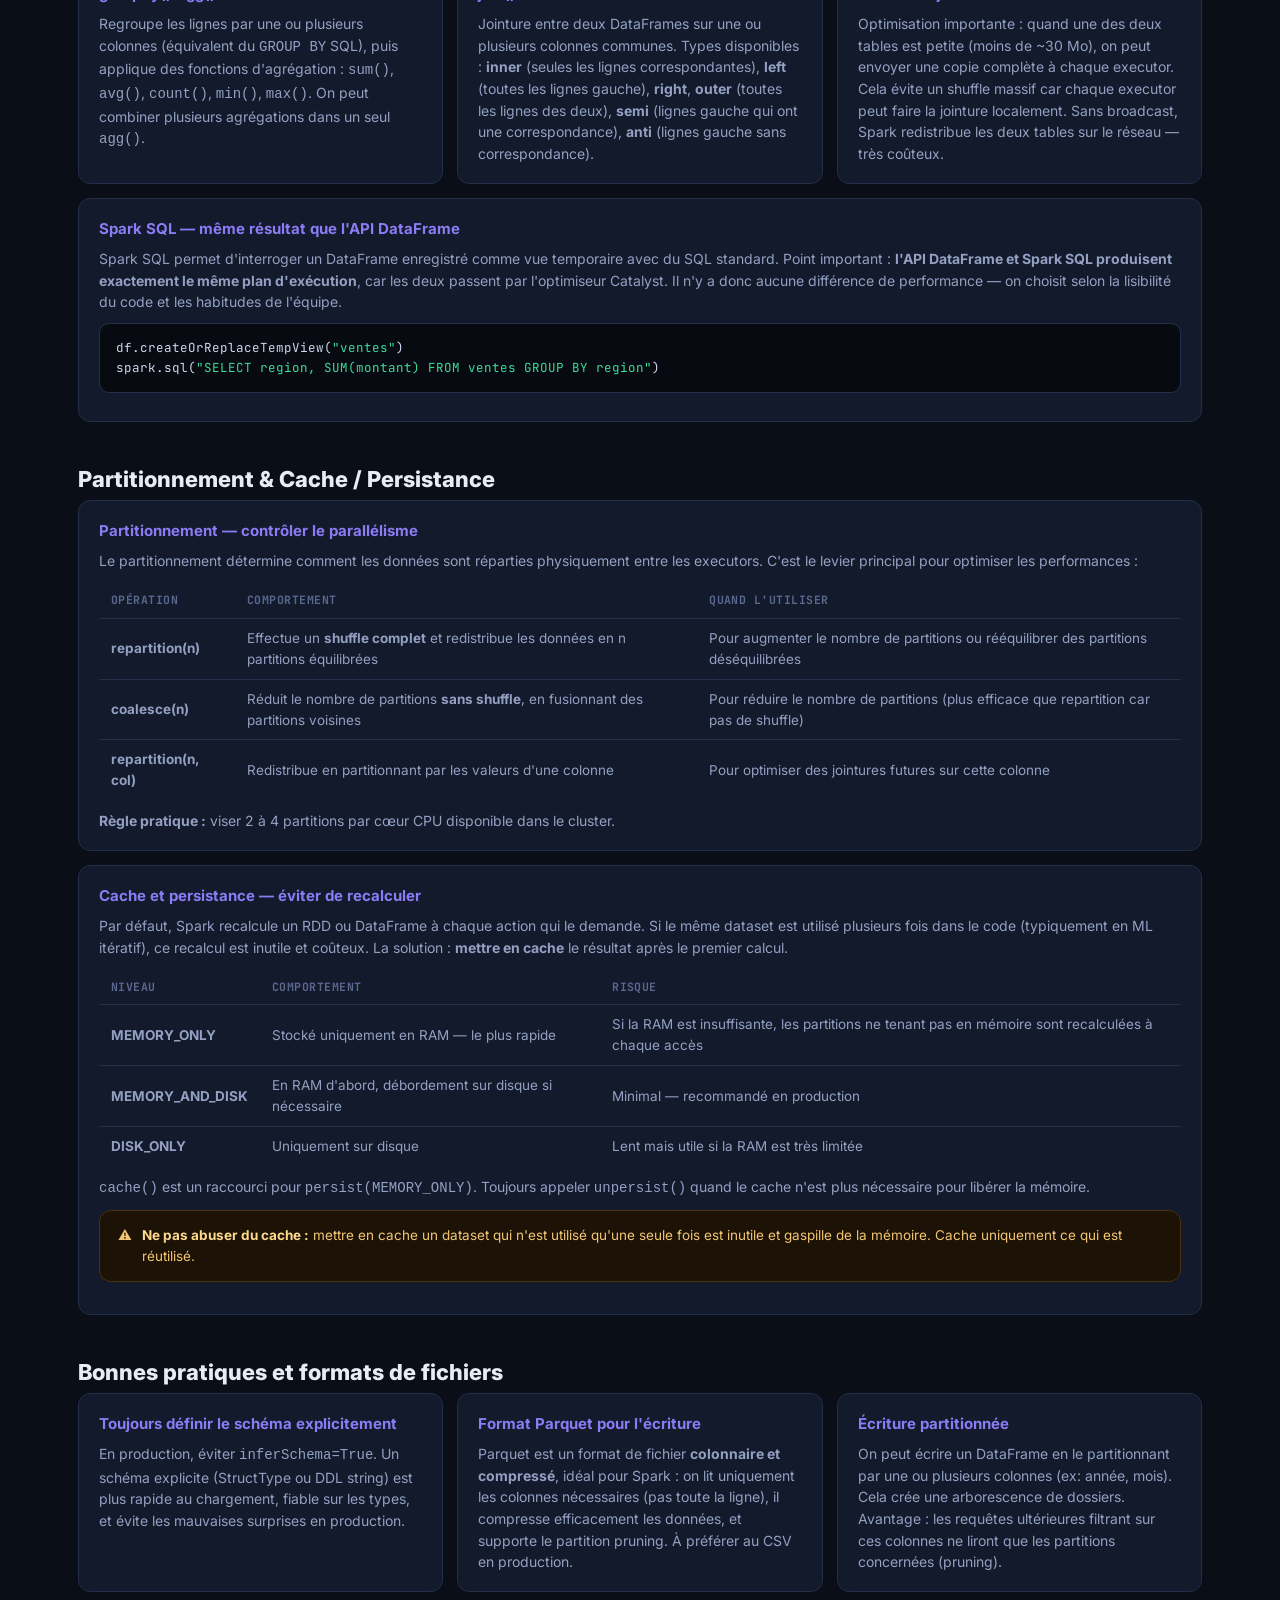
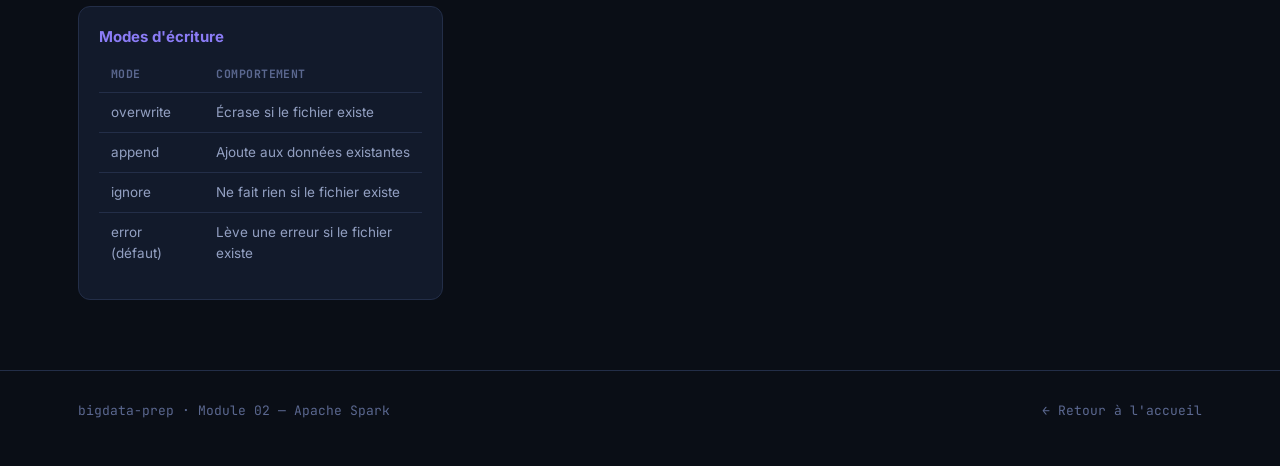
<file: spark.html>
<!DOCTYPE html>
<html lang="fr">
<head>
<meta charset="UTF-8">
<meta name="viewport" content="width=device-width, initial-scale=1.0">
<title>Apache Spark — bigdata-prep</title>
<link rel="stylesheet" href="style.css">
<style>:root{--accent:var(--spark);}</style>
</head>
<body data-mod="spark">
<div class="node-field"></div>

<header class="topbar">
  <div class="wrap">
    <div class="brand"><span class="dot" style="background:var(--spark)"></span>bigdata-prep</div>
    <nav class="nav-links" id="main-nav">
      <a href="index.html">Accueil</a>
      <a href="hadoop.html">Hadoop</a>
      <a href="spark.html" class="active">Spark</a>
      <a href="spark-extensions.html">Extensions</a>
      <a href="postgres-distribue.html">Postgres&nbsp;distribué</a>
      <a href="docker.html">Docker</a>
    </nav>
  <button class="hamburger" id="ham" aria-label="Menu" onclick="toggleNav(this)"><span></span><span></span><span></span></button>
  </div>
</header>

<main class="wrap">
  <section class="page-hero">
    <span class="chip spark">Module 02 · Spark</span>
    <h1 class="page-title" style="margin-top:14px;">Apache Spark</h1>
    <p class="page-sub">Le successeur de MapReduce : traitement en mémoire jusqu'à 100× plus rapide,
    API unifiée pour le batch, le streaming, le ML et le SQL, avec un modèle de données distribué basé sur les RDD et les DataFrames.</p>
  </section>

  <div class="tabs">
    <button class="tab-btn active" data-tab="t-fiches">📄 Fiches</button>
    <button class="tab-btn" data-tab="t-flash">🃏 Flashcards</button>
    <button class="tab-btn" data-tab="t-qcm">🎯 QCM</button>
  </div>

  <!-- ===================== FICHES ===================== -->
  <div class="tab-panel active" id="t-fiches">

    <!-- VUE D'ENSEMBLE -->
    <div class="fiche-section">
      <h2>Vue d'ensemble</h2>
      <div class="card-grid">
        <div class="def-card wide">
          <h4>Définition</h4>
          <p>Apache Spark est un moteur de traitement de données <b>unifié</b> et <b>distribué</b>, créé à UC Berkeley en 2009 et open-source depuis 2010. Il est écrit en Scala mais propose des APIs en Python (PySpark), Java, R et SQL. Son principal atout est le traitement <b>en mémoire vive (RAM)</b>, ce qui le rend jusqu'à 100× plus rapide que MapReduce pour les traitements itératifs.</p>
          <p style="margin-top:8px;">Il est utilisé en production par Netflix, Uber, Airbnb, Apple et traite des pétaoctets de données par jour.</p>
        </div>
        <div class="def-card wide">
          <h4>Spark vs MapReduce — pourquoi Spark a pris le dessus</h4>
          <table class="fiche-table">
            <tr><th>Critère</th><th>MapReduce (Hadoop)</th><th>Apache Spark</th></tr>
            <tr><td>Stockage intermédiaire</td><td>Disque HDFS à <b>chaque étape</b> — très coûteux en I/O</td><td><b>RAM</b> — les données restent en mémoire entre les étapes</td></tr>
            <tr><td>Modèle de calcul</td><td>Rigide : Map → Shuffle → Reduce uniquement</td><td>DAG multi-étapes libre, n'importe quelle séquence de transformations</td></tr>
            <tr><td>Latence</td><td>Secondes à minutes (à cause des écriture disque)</td><td>Sous-secondes à secondes</td></tr>
            <tr><td>API</td><td>Java verbeux, difficile à écrire</td><td>Python / SQL concis et intuitif</td></tr>
            <tr><td>Traitements itératifs (ML)</td><td>Très lent : chaque itération relit le disque</td><td>Très rapide : les données restent en cache mémoire</td></tr>
            <tr><td>Temps réel</td><td>Non adapté (batch uniquement)</td><td>Oui, via Structured Streaming</td></tr>
          </table>
        </div>
      </div>
    </div>

    <!-- ÉCOSYSTÈME -->
    <div class="fiche-section">
      <h2>L'écosystème Spark</h2>
      <p class="desc">Spark ne fait pas que du batch — c'est un moteur <i>unifié</i> qui couvre plusieurs domaines via des bibliothèques intégrées.</p>
      <div class="card-grid">
        <div class="def-card">
          <h4>Spark Core</h4>
          <p>Le moteur de base sur lequel reposent toutes les autres bibliothèques. Il gère les RDD, l'ordonnancement des tâches sur le cluster, la tolérance aux pannes via le lineage, et la communication entre le driver et les executors.</p>
        </div>
        <div class="def-card">
          <h4>Spark SQL</h4>
          <p>Permet d'interroger des DataFrames distribués avec du SQL standard. Il intègre l'optimiseur de requêtes <b>Catalyst</b> qui analyse, optimise et compile le plan d'exécution — qu'on passe par l'API DataFrame ou par du SQL pur, le plan final est identique.</p>
        </div>
        <div class="def-card">
          <h4>Structured Streaming</h4>
          <p>Traitement de flux de données en continu (streaming), en utilisant exactement la <b>même API que le batch</b>. Le flux est découpé en micro-batches traités comme des DataFrames ordinaires. Cela simplifie considérablement le code par rapport aux anciens systèmes de streaming.</p>
        </div>
        <div class="def-card">
          <h4>MLlib (Spark ML)</h4>
          <p>Bibliothèque de machine learning <b>distribuée</b> : classification, régression, clustering, pipelines. Son avantage clé sur scikit-learn : elle distribue l'entraînement sur tout le cluster, permettant de traiter des volumes bien trop grands pour une seule machine. (Voir Module 3 pour le détail.)</p>
        </div>
        <div class="def-card">
          <h4>GraphX</h4>
          <p>Traitement de graphes distribués (nœuds et arêtes). Fournit des algorithmes classiques comme PageRank ou le calcul des composantes connexes, distribués sur le cluster via les RDD.</p>
        </div>
        <div class="def-card">
          <h4>SparkR</h4>
          <p>API R pour Spark. Permet aux data scientists habitués à R d'accéder aux capacités de traitement distribué de Spark sans changer de langage.</p>
        </div>
      </div>
    </div>

    <!-- ARCHITECTURE -->
    <div class="fiche-section">
      <h2>Architecture de Spark</h2>
      <p class="desc">Spark suit une architecture maître/esclave, similaire dans l'esprit à Hadoop mais avec des rôles différents.</p>
      <div class="card-grid">
        <div class="def-card wide">
          <h4>Les 5 composants de l'architecture</h4>
          <table class="fiche-table">
            <tr><th>Composant</th><th>Rôle détaillé</th></tr>
            <tr><td><b>Driver Program</b></td><td>Le programme qu'on écrit. Contient toute la logique applicative. C'est lui qui définit les transformations et les actions sur les données.</td></tr>
            <tr><td><b>SparkContext</b></td><td>Le point d'entrée de toute application Spark. Il est créé dans le Driver, se connecte au Cluster Manager et coordonne l'ensemble du cluster. Sans lui, rien ne fonctionne.</td></tr>
            <tr><td><b>Cluster Manager</b></td><td>Gère les ressources physiques du cluster (CPU, RAM). Spark peut fonctionner avec YARN (Hadoop), Kubernetes, ou son propre gestionnaire (Standalone). Il alloue les ressources aux applications.</td></tr>
            <tr><td><b>Executor</b></td><td>Processus JVM lancé sur chaque nœud worker. C'est lui qui exécute concrètement les tâches. Il possède aussi un cache local pour stocker des données en mémoire.</td></tr>
            <tr><td><b>Task</b></td><td>L'unité minimale de travail : une task traite exactement une partition de données, sur un executor, à un instant donné.</td></tr>
          </table>
        </div>
        <div class="def-card wide">
          <h4>La règle fondamentale du parallélisme Spark</h4>
          <p style="font-size:15px; font-weight:700; color:var(--spark); margin-bottom:8px;">1 partition = 1 task = 1 executor (à un instant T)</p>
          <p>Le degré de parallélisme d'un job Spark est entièrement déterminé par le <b>nombre de partitions</b>. Si on a 100 partitions et 10 executors, Spark traite 10 partitions en parallèle en 10 vagues. Trop peu de partitions = certains executors sont inactifs (sous-utilisation). Trop de partitions = surcharge de coordination (overhead). La règle pratique est de viser <b>2 à 4 partitions par cœur CPU disponible</b>.</p>
        </div>
      </div>
    </div>

    <!-- RDD -->
    <div class="fiche-section">
      <h2>RDD — Resilient Distributed Dataset</h2>
      <p class="desc">La structure de données fondamentale de Spark, sur laquelle repose tout le reste.</p>
      <div class="card-grid">
        <div class="def-card wide">
          <h4>Définition et propriétés</h4>
          <p>Un RDD est une collection d'objets distribuée sur les nœuds du cluster. Son nom décrit ses 5 propriétés fondamentales :</p>
          <table class="fiche-table" style="margin-top:10px;">
            <tr><th>Propriété</th><th>Ce que ça signifie concrètement</th></tr>
            <tr><td><b>Resilient (résilient)</b></td><td>En cas de panne d'un executor, Spark peut reconstruire automatiquement les partitions perdues grâce au <b>lineage</b> — le graphe de toutes les transformations appliquées depuis la source.</td></tr>
            <tr><td><b>Distributed (distribué)</b></td><td>Les données sont découpées en partitions réparties sur plusieurs nœuds du cluster. Chaque nœud ne traite que sa portion.</td></tr>
            <tr><td><b>Dataset (jeu de données)</b></td><td>C'est une collection de données typées — elle peut contenir des entiers, des strings, des tuples, des objets, etc.</td></tr>
            <tr><td><b>Immuable</b></td><td>On ne peut jamais modifier un RDD existant. Toute transformation produit un <b>nouveau</b> RDD. L'original est inchangé. Cela simplifie la tolérance aux pannes.</td></tr>
            <tr><td><b>Lazy (paresseux)</b></td><td>Les transformations ne déclenchent aucun calcul immédiat. Spark construit d'abord un plan (le DAG), et n'exécute réellement qu'au moment d'une action.</td></tr>
          </table>
        </div>
      </div>
    </div>

    <!-- TRANSFORMATIONS EN DÉTAIL -->
    <div class="fiche-section">
      <h2>Transformations — détail de chaque opération</h2>
      <p class="desc">Les transformations sont <b>lazy</b> : elles construisent le plan d'exécution (DAG) sans rien calculer.</p>
      <div class="card-grid">
        <div class="def-card">
          <h4>map(fonction)</h4>
          <p>Applique une fonction à <b>chaque élément</b> du RDD et retourne un nouveau RDD du <b>même nombre d'éléments</b>. La transformation est 1 pour 1 : un élément en entrée → un élément en sortie.</p>
          <p style="margin-top:8px;color:var(--text-faint);font-size:13px;">Exemple : transformer chaque mot en minuscule, ou chaque ligne en tuple (mot, 1).</p>
        </div>
        <div class="def-card">
          <h4>flatMap(fonction)</h4>
          <p>Comme <code>map</code>, mais la fonction retourne une <b>liste</b> (ou séquence) pour chaque élément. Tous ces résultats sont ensuite <b>aplatis</b> (flatten) en un seul RDD. Un élément en entrée peut produire <b>0, 1 ou plusieurs</b> éléments en sortie.</p>
          <p style="margin-top:8px;color:var(--text-faint);font-size:13px;">Exemple clé : découper une ligne de texte en mots → une ligne devient plusieurs mots.</p>
        </div>
        <div class="def-card wide">
          <h4>map vs flatMap — la différence fondamentale</h4>
          <table class="fiche-table">
            <tr><th></th><th>map</th><th>flatMap</th></tr>
            <tr><td>Sortie par élément</td><td>Exactement 1 résultat</td><td>0, 1 ou plusieurs résultats</td></tr>
            <tr><td>Taille du RDD résultat</td><td>Identique à l'entrée</td><td>Différente (souvent plus grande)</td></tr>
            <tr><td>Cas typique</td><td>Transformer chaque ligne en tuple</td><td>Découper chaque ligne en mots</td></tr>
            <tr><td>Analogie</td><td>Appliquer un tampon sur chaque feuille</td><td>Déchirer chaque feuille en plusieurs morceaux</td></tr>
          </table>
          <p style="margin-top:10px;font-size:13.5px;color:var(--text-dim);">Pour le WordCount : on utilise <b>flatMap</b> pour passer de [<i>"bonjour monde"</i>, <i>"bonjour Spark"</i>] à [<i>"bonjour"</i>, <i>"monde"</i>, <i>"bonjour"</i>, <i>"Spark"</i>]. Si on avait utilisé map, on aurait obtenu une liste de listes.</p>
        </div>
        <div class="def-card">
          <h4>filter(condition)</h4>
          <p>Retourne un nouveau RDD contenant uniquement les éléments pour lesquels la condition est <b>vraie</b>. Le nombre d'éléments peut être réduit — aucun élément ne peut être ajouté.</p>
          <p style="margin-top:8px;color:var(--text-faint);font-size:13px;">Exemple : ne garder que les commandes avec un montant supérieur à 100.</p>
        </div>
        <div class="def-card">
          <h4>reduceByKey(fonction)</h4>
          <p>Sur un RDD de paires (clé, valeur), regroupe les valeurs par clé et les <b>agrège localement sur chaque partition</b> avant de les envoyer sur le réseau. Résultat : un RDD de (clé, valeur_agrégée).</p>
          <p style="margin-top:8px;color:var(--text-faint);font-size:13px;">Pourquoi c'est mieux que groupByKey : il réduit localement d'abord, donc beaucoup moins de données transitent sur le réseau.</p>
        </div>
        <div class="def-card">
          <h4>groupByKey()</h4>
          <p>Regroupe toutes les valeurs d'une même clé ensemble, mais envoie <b>toutes les valeurs brutes</b> sur le réseau avant de les regrouper. Très coûteux en bande passante et peut provoquer des erreurs mémoire sur des gros volumes.</p>
          <p style="margin-top:8px;color:var(--text-faint);font-size:13px;">À éviter si reduceByKey peut faire le même travail.</p>
        </div>
        <div class="def-card wide">
          <h4>reduceByKey vs groupByKey — pourquoi c'est crucial</h4>
          <p>Imaginons 1 million de lignes avec la clé "France". Avec <b>groupByKey</b>, toutes les valeurs liées à "France" (1 million) transitent sur le réseau vers un seul reducer. Avec <b>reduceByKey</b>, chaque partition réduit localement ses valeurs "France" d'abord (ex : somme partielle), et seul le résultat partiel (1 nombre) transite vers le reducer final. Le gain peut être de plusieurs ordres de grandeur.</p>
        </div>
      </div>
    </div>

    <!-- ACTIONS -->
    <div class="fiche-section">
      <h2>Actions — ce qui déclenche l'exécution</h2>
      <p class="desc">Une action demande un résultat concret à Spark — c'est le signal qui déclenche l'exécution du DAG entier.</p>
      <div class="card-grid">
        <div class="def-card">
          <h4>collect()</h4>
          <p>Ramène <b>toutes</b> les données du cluster vers le Driver. À utiliser avec précaution sur les gros volumes — peut saturer la mémoire du Driver si le RDD est trop grand.</p>
        </div>
        <div class="def-card">
          <h4>count()</h4>
          <p>Retourne le nombre d'éléments total dans le RDD/DataFrame. Simple mais déclenche un calcul complet sur tout le cluster.</p>
        </div>
        <div class="def-card">
          <h4>take(n)</h4>
          <p>Retourne les <b>n premiers éléments</b> au Driver. Beaucoup plus sûr que collect() pour inspecter un échantillon de données sans risquer de saturer la mémoire.</p>
        </div>
        <div class="def-card">
          <h4>show(n)</h4>
          <p>Affiche les n premières lignes d'un DataFrame sous forme de tableau. Équivalent de take() mais formaté — spécifique aux DataFrames.</p>
        </div>
        <div class="def-card">
          <h4>saveAsTextFile(path)</h4>
          <p>Écrit le RDD dans un fichier texte (sur HDFS ou le système local). Chaque partition produit un fichier séparé dans le répertoire cible.</p>
        </div>
        <div class="def-card">
          <h4>first()</h4>
          <p>Retourne le premier élément du RDD. Équivalent de take(1) mais retourne l'élément directement (pas une liste).</p>
        </div>
      </div>
    </div>

    <!-- DAG -->
    <div class="fiche-section">
      <h2>DAG et Lazy Evaluation</h2>
      <div class="card-grid">
        <div class="def-card wide">
          <h4>Comment ça fonctionne</h4>
          <p>À chaque fois qu'on appelle une transformation (map, filter, flatMap...), Spark ne calcule rien. Il ajoute simplement une étape au <b>graphe orienté acyclique (DAG)</b> — un plan logique de toutes les opérations à effectuer.</p>
          <p style="margin-top:8px;">Quand une <b>action</b> est appelée, le DAG Scheduler analyse le graphe entier et l'optimise avant de lancer l'exécution. Il peut notamment <b>fusionner des étapes</b> (stage fusion) pour éviter des shuffles inutiles.</p>
          <p style="margin-top:8px;">En cas de panne d'un executor pendant l'exécution, Spark consulte le DAG pour savoir exactement quelles transformations rejouer depuis la dernière donnée source disponible — c'est le <b>lineage</b>.</p>
        </div>
        <div class="def-card">
          <h4>Avantage de la lazy evaluation</h4>
          <p>Spark optimise l'ensemble du pipeline <b>avant</b> de l'exécuter. Il peut supprimer des étapes inutiles, réorganiser les opérations, ou pousser des filtres plus tôt dans la chaîne pour réduire le volume de données traité. C'est impossible si chaque étape s'exécutait immédiatement.</p>
        </div>
        <div class="def-card">
          <h4>Stages et shuffles</h4>
          <p>Un <b>stage</b> est un ensemble de transformations qui peuvent s'exécuter sans échange de données entre partitions. Un <b>shuffle</b> (redistribution des données entre nœuds) marque la frontière entre deux stages. Les shuffles sont coûteux — reduceByKey en déclenche un, c'est pourquoi on le préfère à groupByKey.</p>
        </div>
      </div>
    </div>

    <!-- RDD vs DataFrame -->
    <div class="fiche-section">
      <h2>RDD vs DataFrame vs Dataset</h2>
      <div class="card-grid">
        <div class="def-card wide">
          <h4>Trois API, une même infrastructure</h4>
          <p>Les trois reposent sur le même moteur Spark Core et les mêmes partitions physiques. Ce qui change, c'est le niveau d'abstraction et les optimisations disponibles.</p>
          <table class="fiche-table" style="margin-top:12px;">
            <tr><th>Critère</th><th>RDD</th><th>DataFrame</th><th>Dataset[T]</th></tr>
            <tr><td>Niveau</td><td>Bas niveau — contrôle total</td><td>Haut niveau — simplifié</td><td>Haut niveau + typage fort</td></tr>
            <tr><td>Schéma</td><td>Aucun — données brutes</td><td>Colonnes nommées et typées</td><td>Classe case Scala/Java</td></tr>
            <tr><td>Optimisation</td><td>Manuelle — vous gérez tout</td><td>Automatique via Catalyst</td><td>Automatique via Catalyst</td></tr>
            <tr><td>Erreurs détectées</td><td>À l'exécution (runtime)</td><td>À l'exécution</td><td>À la compilation</td></tr>
            <tr><td>Langues dispo</td><td>Python, Scala, Java, R</td><td>Python, Scala, Java, R</td><td>Scala / Java uniquement</td></tr>
            <tr><td>Spark SQL</td><td>Non compatible</td><td>Oui — spark.sql()</td><td>Oui</td></tr>
            <tr><td>Cas d'usage</td><td>Texte brut, transformations complexes non tabulaires</td><td>Données structurées — recommandé par défaut</td><td>Production Scala/Java</td></tr>
          </table>
        </div>
        <div class="def-card wide">
          <h4>La règle pratique</h4>
          <p><b>DataFrame par défaut</b> dans 95% des cas — il bénéficie de toutes les optimisations Catalyst et est plus lisible. <b>RDD</b> uniquement quand la logique est trop complexe pour l'API haut niveau (transformations très personnalisées sur des données non structurées). <b>Dataset[T]</b> pour du Scala/Java en production avec besoin de sécurité de types à la compilation.</p>
          <p style="margin-top:10px;">Interopérabilité : on peut passer d'un DataFrame à son RDD sous-jacent (<code>df.rdd</code>) et inversement (<code>rdd.toDF()</code>).</p>
        </div>
      </div>
    </div>

    <!-- SCHÉMA -->
    <div class="fiche-section">
      <h2>Les 3 façons de définir un schéma</h2>
      <p class="desc">La définition du schéma est une étape importante lors du chargement de données dans un DataFrame.</p>
      <div class="card-grid">
        <div class="def-card">
          <h4>1. inferSchema (automatique)</h4>
          <p>Spark <b>parcourt un échantillon des données</b> pour deviner les types de chaque colonne. Simple à mettre en place, mais présente plusieurs problèmes :</p>
          <ul>
            <li>Lent sur les gros fichiers (lecture supplémentaire)</li>
            <li>Inexact : les dates sont souvent lues comme des strings</li>
            <li>Peu fiable si les données ont des valeurs manquantes</li>
          </ul>
          <p style="margin-top:8px;color:var(--text-faint);font-size:13px;">À utiliser uniquement pour l'exploration rapide, jamais en production.</p>
        </div>
        <div class="def-card">
          <h4>2. StructType (explicite)</h4>
          <p>On décrit le schéma colonne par colonne via des objets Python. C'est la méthode la plus précise : on contrôle le type exact et si la colonne accepte les valeurs nulles (<code>nullable</code>).</p>
          <ul>
            <li>Rapide : pas de lecture préalable des données</li>
            <li>Fiable : aucune surprise sur les types</li>
            <li>Verbose : plus de code à écrire</li>
          </ul>
          <p style="margin-top:8px;color:var(--text-faint);font-size:13px;">Recommandé en production pour les pipelines critiques.</p>
        </div>
        <div class="def-card">
          <h4>3. DDL String</h4>
          <p>On décrit le schéma sous forme d'une chaîne de caractères façon SQL (comme un CREATE TABLE). Plus concis que StructType, très lisible, bien adapté aux schémas simples.</p>
          <p style="margin-top:8px;">Exemple : <code>"id INT, nom STRING, prix DOUBLE"</code></p>
          <ul>
            <li>Concis et lisible</li>
            <li>Moins de flexibilité que StructType (nullable non contrôlable)</li>
          </ul>
          <p style="margin-top:8px;color:var(--text-faint);font-size:13px;">Bon compromis entre lisibilité et précision.</p>
        </div>
      </div>
    </div>

    <!-- DATAFRAME OPÉRATIONS -->
    <div class="fiche-section">
      <h2>Opérations essentielles sur les DataFrames</h2>
      <p class="desc">Les opérations clés à maîtriser, avec leur signification théorique.</p>
      <div class="card-grid">
        <div class="def-card">
          <h4>select()</h4>
          <p>Projette une ou plusieurs colonnes d'un DataFrame — équivalent du <code>SELECT</code> SQL. Retourne un nouveau DataFrame avec uniquement les colonnes demandées. On peut renommer une colonne à la volée avec <code>.alias()</code>.</p>
          <p style="margin-top:8px;color:var(--text-faint);font-size:13px;">C'est une transformation lazy — rien n'est calculé jusqu'à une action.</p>
        </div>
        <div class="def-card">
          <h4>filter() / where()</h4>
          <p>Retourne un sous-ensemble des lignes satisfaisant une condition — équivalent du <code>WHERE</code> SQL. <code>filter()</code> et <code>where()</code> sont strictement identiques dans Spark (aliases l'un de l'autre), on choisit selon la préférence de lisibilité.</p>
          <p style="margin-top:8px;color:var(--text-faint);font-size:13px;">Les opérateurs <code>&</code> (ET), <code>|</code> (OU), <code>~</code> (NON) permettent de combiner des conditions.</p>
        </div>
        <div class="def-card">
          <h4>withColumn()</h4>
          <p>Ajoute une nouvelle colonne calculée ou modifie une colonne existante. La colonne est définie par une expression Spark (fonctions de la bibliothèque <code>functions</code>). Retourne un nouveau DataFrame avec la colonne ajoutée ou remplacée.</p>
          <p style="margin-top:8px;color:var(--text-faint);font-size:13px;">Utiliser <code>when() / otherwise()</code> pour les conditions (équivalent du CASE WHEN SQL).</p>
        </div>
        <div class="def-card">
          <h4>groupBy().agg()</h4>
          <p>Regroupe les lignes par une ou plusieurs colonnes (équivalent du <code>GROUP BY</code> SQL), puis applique des fonctions d'agrégation : <code>sum()</code>, <code>avg()</code>, <code>count()</code>, <code>min()</code>, <code>max()</code>. On peut combiner plusieurs agrégations dans un seul <code>agg()</code>.</p>
        </div>
        <div class="def-card">
          <h4>join()</h4>
          <p>Jointure entre deux DataFrames sur une ou plusieurs colonnes communes. Types disponibles : <b>inner</b> (seules les lignes correspondantes), <b>left</b> (toutes les lignes gauche), <b>right</b>, <b>outer</b> (toutes les lignes des deux), <b>semi</b> (lignes gauche qui ont une correspondance), <b>anti</b> (lignes gauche sans correspondance).</p>
        </div>
        <div class="def-card">
          <h4>Broadcast join</h4>
          <p>Optimisation importante : quand une des deux tables est petite (moins de ~30 Mo), on peut envoyer une copie complète à chaque executor. Cela évite un shuffle massif car chaque executor peut faire la jointure localement. Sans broadcast, Spark redistribue les deux tables sur le réseau — très coûteux.</p>
        </div>
        <div class="def-card wide">
          <h4>Spark SQL — même résultat que l'API DataFrame</h4>
          <p>Spark SQL permet d'interroger un DataFrame enregistré comme vue temporaire avec du SQL standard. Point important : <b>l'API DataFrame et Spark SQL produisent exactement le même plan d'exécution</b>, car les deux passent par l'optimiseur Catalyst. Il n'y a donc aucune différence de performance — on choisit selon la lisibilité du code et les habitudes de l'équipe.</p>
          <pre class="code-block">df.createOrReplaceTempView(<span class="s">"ventes"</span>)
spark.sql(<span class="s">"SELECT region, SUM(montant) FROM ventes GROUP BY region"</span>)</pre>
        </div>
      </div>
    </div>

    <!-- PARTITIONNEMENT ET CACHE -->
    <div class="fiche-section">
      <h2>Partitionnement &amp; Cache / Persistance</h2>
      <div class="card-grid">
        <div class="def-card wide">
          <h4>Partitionnement — contrôler le parallélisme</h4>
          <p>Le partitionnement détermine comment les données sont réparties physiquement entre les executors. C'est le levier principal pour optimiser les performances :</p>
          <table class="fiche-table" style="margin-top:10px;">
            <tr><th>Opération</th><th>Comportement</th><th>Quand l'utiliser</th></tr>
            <tr><td><b>repartition(n)</b></td><td>Effectue un <b>shuffle complet</b> et redistribue les données en n partitions équilibrées</td><td>Pour augmenter le nombre de partitions ou rééquilibrer des partitions déséquilibrées</td></tr>
            <tr><td><b>coalesce(n)</b></td><td>Réduit le nombre de partitions <b>sans shuffle</b>, en fusionnant des partitions voisines</td><td>Pour réduire le nombre de partitions (plus efficace que repartition car pas de shuffle)</td></tr>
            <tr><td><b>repartition(n, col)</b></td><td>Redistribue en partitionnant par les valeurs d'une colonne</td><td>Pour optimiser des jointures futures sur cette colonne</td></tr>
          </table>
          <p style="margin-top:10px;"><b>Règle pratique :</b> viser 2 à 4 partitions par cœur CPU disponible dans le cluster.</p>
        </div>
        <div class="def-card wide">
          <h4>Cache et persistance — éviter de recalculer</h4>
          <p>Par défaut, Spark recalcule un RDD ou DataFrame à chaque action qui le demande. Si le même dataset est utilisé plusieurs fois dans le code (typiquement en ML itératif), ce recalcul est inutile et coûteux. La solution : <b>mettre en cache</b> le résultat après le premier calcul.</p>
          <table class="fiche-table" style="margin-top:10px;">
            <tr><th>Niveau</th><th>Comportement</th><th>Risque</th></tr>
            <tr><td><b>MEMORY_ONLY</b></td><td>Stocké uniquement en RAM — le plus rapide</td><td>Si la RAM est insuffisante, les partitions ne tenant pas en mémoire sont recalculées à chaque accès</td></tr>
            <tr><td><b>MEMORY_AND_DISK</b></td><td>En RAM d'abord, débordement sur disque si nécessaire</td><td>Minimal — recommandé en production</td></tr>
            <tr><td><b>DISK_ONLY</b></td><td>Uniquement sur disque</td><td>Lent mais utile si la RAM est très limitée</td></tr>
          </table>
          <p style="margin-top:10px;"><code>cache()</code> est un raccourci pour <code>persist(MEMORY_ONLY)</code>. Toujours appeler <code>unpersist()</code> quand le cache n'est plus nécessaire pour libérer la mémoire.</p>
          <div class="warn-box" style="margin-top:10px;">
            <span>⚠️</span>
            <span><b>Ne pas abuser du cache :</b> mettre en cache un dataset qui n'est utilisé qu'une seule fois est inutile et gaspille de la mémoire. Cache uniquement ce qui est réutilisé.</span>
          </div>
        </div>
      </div>
    </div>

    <!-- BONNE PRATIQUES -->
    <div class="fiche-section">
      <h2>Bonnes pratiques et formats de fichiers</h2>
      <div class="card-grid">
        <div class="def-card">
          <h4>Toujours définir le schéma explicitement</h4>
          <p>En production, éviter <code>inferSchema=True</code>. Un schéma explicite (StructType ou DDL string) est plus rapide au chargement, fiable sur les types, et évite les mauvaises surprises en production.</p>
        </div>
        <div class="def-card">
          <h4>Format Parquet pour l'écriture</h4>
          <p>Parquet est un format de fichier <b>colonnaire et compressé</b>, idéal pour Spark : on lit uniquement les colonnes nécessaires (pas toute la ligne), il compresse efficacement les données, et supporte le partition pruning. À préférer au CSV en production.</p>
        </div>
        <div class="def-card">
          <h4>Écriture partitionnée</h4>
          <p>On peut écrire un DataFrame en le partitionnant par une ou plusieurs colonnes (ex: année, mois). Cela crée une arborescence de dossiers. Avantage : les requêtes ultérieures filtrant sur ces colonnes ne liront que les partitions concernées (pruning).</p>
        </div>
        <div class="def-card">
          <h4>Modes d'écriture</h4>
          <table class="fiche-table">
            <tr><th>Mode</th><th>Comportement</th></tr>
            <tr><td>overwrite</td><td>Écrase si le fichier existe</td></tr>
            <tr><td>append</td><td>Ajoute aux données existantes</td></tr>
            <tr><td>ignore</td><td>Ne fait rien si le fichier existe</td></tr>
            <tr><td>error (défaut)</td><td>Lève une erreur si le fichier existe</td></tr>
          </table>
        </div>
      </div>
    </div>

  </div>

  <!-- ===================== FLASHCARDS ===================== -->
  <div class="tab-panel" id="t-flash">
    <div class="fc-toolbar">
      <span class="fc-progress" id="fc-progress">Carte 1 sur 1</span>
      <button class="fc-btn" id="fc-shuffle">🔀 Mélanger</button>
    </div>
    <div class="fc-stage" id="fc-stage"></div>
    <div class="fc-nav" style="justify-content:center;margin-top:18px;">
      <button class="fc-btn" id="fc-prev">← Précédent</button>
      <span class="count" id="fc-count">1 / 1</span>
      <button class="fc-btn" id="fc-next">Suivant →</button>
    </div>
  </div>

  <!-- ===================== QCM ===================== -->
  <div class="tab-panel" id="t-qcm">
    <div id="qcm-root"></div>
  </div>

</main>

<footer>
  <div class="wrap">
    <p>bigdata-prep · Module 02 — Apache Spark</p>
    <p><a href="index.html">← Retour à l'accueil</a></p>
  </div>
</footer>

<script>
window.QCM_ACCENT = '#8b7cf6';

window.FLASHCARDS = [
  {tag:'spark', tagLabel:'Architecture', q:"Citez les 5 composants de l'architecture Spark et le rôle de chacun.", a:"Driver Program : contient la logique applicative écrite par le développeur. SparkContext : point d'entrée qui coordonne le cluster. Cluster Manager : gère les ressources physiques (YARN, Kubernetes, Standalone). Executor : processus JVM sur chaque nœud worker qui exécute les tâches. Task : unité minimale de travail traitant une partition."},
  {tag:'spark', tagLabel:'RDD', q:"Qu'est-ce qu'un RDD ? Expliquez chacune de ses 5 propriétés.", a:"Resilient : reconstruit automatiquement via le lineage en cas de panne. Distributed : données partitionnées sur plusieurs nœuds du cluster. Dataset : collection de données typées. Immuable : toute transformation produit un nouveau RDD, l'original reste intact. Lazy : aucun calcul tant qu'une action n'est pas appelée."},
  {tag:'spark', tagLabel:'RDD', q:"Quelle est la différence entre map et flatMap ? Donnez un exemple concret.", a:"map applique une fonction à chaque élément et retourne exactement 1 résultat par élément — la taille du RDD ne change pas. flatMap applique une fonction qui retourne une liste pour chaque élément, puis aplatit tous les résultats — un élément peut produire 0, 1 ou plusieurs résultats. Exemple concret : pour découper des lignes de texte en mots individuels, on utilise flatMap (chaque ligne → plusieurs mots). Si on utilisait map, on obtiendrait une liste de listes."},
  {tag:'spark', tagLabel:'RDD', q:"Pourquoi faut-il préférer reduceByKey à groupByKey ? Expliquez le mécanisme.", a:"reduceByKey réduit les valeurs localement sur chaque partition AVANT de les envoyer sur le réseau. Seuls les résultats partiels transitent. groupByKey envoie TOUTES les valeurs brutes sur le réseau avant d'agréger — sur 1 million de lignes avec la même clé, 1 million de valeurs transitent au lieu d'une. Le gain peut être de plusieurs ordres de grandeur en bande passante et temps d'exécution."},
  {tag:'spark', tagLabel:'Transformations', q:"Quelle est la différence entre une transformation et une action dans Spark ? Donnez 3 exemples de chaque.", a:"Une transformation est lazy : elle construit le DAG sans rien calculer (map, filter, flatMap, reduceByKey, groupByKey...). Une action est eager : elle déclenche l'exécution du DAG entier et retourne un résultat au Driver (collect, count, take, show, saveAsTextFile, first...). Sans action, aucun calcul n'a jamais lieu."},
  {tag:'spark', tagLabel:'DAG', q:"Qu'est-ce que le DAG dans Spark, qu'est-ce que le lineage, et quel lien y a-t-il entre les deux ?", a:"Le DAG (Directed Acyclic Graph) est le graphe orienté acyclique de toutes les transformations appliquées. Il représente le plan logique du calcul. Le lineage est l'information stockée dans ce DAG qui permet de savoir comment reconstruire chaque partition depuis la source. En cas de panne d'un executor, Spark consulte le lineage pour rejouer uniquement les transformations nécessaires à reconstruire les partitions perdues."},
  {tag:'spark', tagLabel:'DataFrame', q:"Comparez RDD, DataFrame et Dataset sur le schéma, l'optimisation et les langages supportés.", a:"RDD : pas de schéma (données brutes), optimisation manuelle, Python/Scala/Java/R. DataFrame : schéma avec colonnes nommées et typées, optimisation automatique via Catalyst, Python/Scala/Java/R, compatible Spark SQL. Dataset[T] : schéma fort typé via classe case, optimisation automatique via Catalyst, Scala/Java uniquement, erreurs détectées à la compilation."},
  {tag:'spark', tagLabel:'Schéma', q:"Quelles sont les 3 façons de définir un schéma dans Spark ? Laquelle recommander en production et pourquoi ?", a:"1. inferSchema=True : automatique, mais lent (lecture supplémentaire) et inexact (dates lues comme strings). 2. StructType avec StructField : précis, rapide, contrôle du nullable — recommandé en production. 3. DDL string (ex: 'id INT, nom STRING') : concis et lisible, bon compromis. En production, éviter inferSchema : un pipeline critique ne doit pas dépendre d'une inférence de types qui peut varier selon les données."},
  {tag:'spark', tagLabel:'Partitionnement', q:"Expliquez la différence entre repartition() et coalesce(), et quand utiliser l'un ou l'autre.", a:"repartition(n) effectue un shuffle complet et redistribue les données en n partitions équilibrées — utiliser pour augmenter le nombre de partitions ou corriger un déséquilibre. coalesce(n) réduit les partitions sans shuffle en fusionnant des partitions voisines — utiliser uniquement pour réduire (plus efficace car pas de transfert réseau). La règle de base : 2 à 4 partitions par cœur CPU disponible."},
  {tag:'spark', tagLabel:'Cache', q:"Quand faut-il utiliser cache() ou persist() ? Quelle est la différence entre MEMORY_ONLY et MEMORY_AND_DISK ?", a:"Utiliser le cache uniquement si un RDD/DataFrame est réutilisé plusieurs fois (typiquement dans les algorithmes ML itératifs). Cache() = persist(MEMORY_ONLY) : tout en RAM, le plus rapide, mais si la RAM est insuffisante les partitions sont recalculées à chaque accès. persist(MEMORY_AND_DISK) : déborde sur disque si la RAM est pleine — plus sécurisé, recommandé en production. Toujours unpersist() quand le cache n'est plus nécessaire."},
  {tag:'spark', tagLabel:'Join', q:"Qu'est-ce qu'un broadcast join et dans quel cas l'utiliser ?", a:"Le broadcast join envoie une copie complète d'une petite table à chaque executor. Chaque executor peut alors faire la jointure localement, sans aucun shuffle (transfert de données entre nœuds). À utiliser quand une des deux tables fait moins de ~30 Mo environ. Sans broadcast, Spark redistribue les deux tables sur le réseau — très coûteux sur de gros volumes."},
  {tag:'spark', tagLabel:'SQL', q:"Spark SQL et l'API DataFrame produisent-ils des plans d'exécution différents ? Comment choisir entre les deux ?", a:"Non — les deux passent par le même optimiseur Catalyst et produisent exactement le même plan d'exécution. Il n'y a aucune différence de performance. On choisit selon la lisibilité : SQL pour les équipes habituées au SQL ou les agrégations complexes, l'API DataFrame pour les transformations programmatiques et les pipelines dynamiques."},
];

window.QCM = [
  {type:'tf', q:"Spark écrit les résultats intermédiaires entre chaque étape sur le disque, comme MapReduce.", opts:["Vrai","Faux"], correct:[1], explain:"Faux. C'est exactement ce que Spark améliore par rapport à MapReduce : les résultats intermédiaires restent en mémoire (RAM). Cela le rend 10 à 100× plus rapide pour les traitements itératifs.", theme:"Vue d'ensemble"},
  {type:'single', q:"Quelle est la différence fondamentale entre map() et flatMap() ?", opts:["map() est plus rapide que flatMap()","map() retourne 1 élément par élément en entrée, flatMap() peut retourner 0, 1 ou plusieurs éléments","flatMap() fonctionne uniquement sur des paires clé-valeur","map() ne fonctionne pas sur les DataFrames"], correct:[1], explain:"map() est une transformation 1-pour-1 : chaque élément produit exactement 1 résultat, la taille du RDD ne change pas. flatMap() applique une fonction qui retourne une liste pour chaque élément, puis aplatit tous les résultats — idéal pour découper des lignes en mots.", theme:"Transformations"},
  {type:'multi', q:"Parmi ces opérations Spark, lesquelles sont des transformations (lazy) ?", opts:["map()","count()","filter()","collect()","reduceByKey()"], correct:[0,2,4], explain:"map(), filter() et reduceByKey() sont des transformations lazy : elles construisent le DAG sans rien calculer. count() et collect() sont des actions qui déclenchent l'exécution du DAG.", theme:"Transformations vs Actions"},
  {type:'single', q:"Pourquoi reduceByKey() est-il préférable à groupByKey() ?", opts:["Il est plus facile à lire","Il réduit les données localement sur chaque partition avant le shuffle, réduisant le transfert réseau","Il produit des partitions plus équilibrées","Il est compatible avec les DataFrames"], correct:[1], explain:"groupByKey() envoie toutes les valeurs brutes sur le réseau avant d'agréger. reduceByKey() agrège localement d'abord, seuls les résultats partiels transitent. Sur 1 million de lignes avec la même clé, c'est la différence entre 1 million et 1 valeur qui transitent.", theme:"RDD — Transformations"},
  {type:'single', q:"Quelle méthode de définition de schéma est recommandée en production ?", opts:["inferSchema=True uniquement","StructType avec StructField ou DDL string (schéma explicite)","Laisser Spark deviner automatiquement à chaque exécution","Importer le schéma depuis un fichier Pandas"], correct:[1], explain:"inferSchema parcourt les données pour deviner les types — lent et parfois inexact (dates lues comme strings). En production, on définit le schéma explicitement via StructType ou DDL string pour garantir rapidité, fiabilité et reproductibilité.", theme:"Schéma"},
  {type:'tf', q:"filter() et where() sont deux méthodes différentes avec des comportements légèrement distincts dans Spark.", opts:["Vrai","Faux"], correct:[1], explain:"Faux. filter() et where() sont des aliases stricts l'un de l'autre dans Spark — ils produisent exactement le même résultat. On choisit selon la préférence de lisibilité : where() est plus naturel pour ceux qui viennent du SQL.", theme:"DataFrame"},
  {type:'single', q:"Qu'est-ce que le lineage dans Spark et à quoi sert-il ?", opts:["La liste des partitions d'un RDD","L'historique des jobs exécutés sur le cluster","Le graphe de toutes les transformations permettant de reconstruire une partition perdue en cas de panne","Le schéma des colonnes d'un DataFrame"], correct:[2], explain:"Le lineage est le graphe de dépendances conservé dans le DAG. En cas de panne d'un executor, Spark rejoue uniquement les transformations nécessaires pour reconstruire les partitions perdues depuis la dernière source disponible — sans checkpoint explicite.", theme:"DAG & Tolérance aux pannes"},
  {type:'multi', q:"Parmi ces affirmations sur le cache Spark, lesquelles sont vraies ?", opts:["cache() est un alias de persist(MEMORY_ONLY)","On doit toujours mettre en cache tous les DataFrames","persist(MEMORY_AND_DISK) déborde sur disque si la RAM est insuffisante","unpersist() libère la mémoire occupée par le cache"], correct:[0,2,3], explain:"cache() = persist(MEMORY_ONLY). On ne met en cache que ce qui est réutilisé plusieurs fois — mettre en cache un dataset utilisé une seule fois gaspille de la mémoire. persist(MEMORY_AND_DISK) est plus sécurisé. unpersist() est essentiel pour libérer les ressources.", theme:"Cache"},
  {type:'single', q:"Quelle est la règle de base pour le nombre de partitions dans Spark ?", opts:["Toujours 10 partitions par défaut","1 partition par nœud du cluster","2 à 4 partitions par cœur CPU disponible","Le même nombre que les blocs HDFS"], correct:[2], explain:"La règle pratique est de viser 2 à 4 partitions par cœur CPU disponible dans le cluster. Trop peu de partitions → certains executors sont inactifs (sous-utilisation). Trop de partitions → surcharge de coordination (overhead de scheduling).", theme:"Partitionnement"},
  {type:'single', q:"Spark SQL et l'API DataFrame produisent-ils des plans d'exécution différents ?", opts:["Oui, Spark SQL est toujours plus rapide","Oui, l'API DataFrame est toujours plus rapide","Non, les deux passent par l'optimiseur Catalyst et produisent le même plan","Cela dépend de la version de Spark"], correct:[2], explain:"Les deux API sont traitées par le même optimiseur Catalyst et produisent exactement le même plan d'exécution. Il n'y a aucune différence de performance — on choisit selon la lisibilité du code.", theme:"Spark SQL"},
  {type:'single', q:"Dans un broadcast join, que se passe-t-il concrètement ?", opts:["Les deux tables sont redistribuées sur tous les nœuds","Une copie de la petite table est envoyée à chaque executor — la jointure se fait localement sans shuffle","La grande table est découpée et envoyée à chaque executor","Les deux tables sont fusionnées sur le coordinateur"], correct:[1], explain:"Le broadcast envoie une copie complète de la petite table à chaque executor. Chaque executor fait ensuite la jointure localement avec ses propres partitions de la grande table, sans aucun transfert réseau entre nœuds (pas de shuffle).", theme:"DataFrame — Joins"},
  {type:'multi', q:"Parmi ces composants, lesquels font partie de l'écosystème Spark ?", opts:["Spark SQL","HDFS","Structured Streaming","MLlib","GraphX"], correct:[0,2,3,4], explain:"HDFS est un composant Hadoop (stockage), pas Spark — Spark peut lire depuis HDFS mais ce n'est pas un composant Spark. L'écosystème Spark comprend Spark Core, Spark SQL, Structured Streaming, MLlib et GraphX.", theme:"Écosystème"},
];
</script>
<script src="app.js"></script>
<script>
function toggleNav(btn){
  btn.classList.toggle('open');
  document.getElementById('main-nav').classList.toggle('open');
}
document.addEventListener('DOMContentLoaded',function(){
  var links = document.querySelectorAll('#main-nav a');
  links.forEach(function(a){
    a.addEventListener('click',function(){
      document.getElementById('main-nav').classList.remove('open');
      document.getElementById('ham').classList.remove('open');
    });
  });
});
</script>
</body>
</html>
</file>
<file: style.css>
/* ============================================================
   bigdata-prep — identité "control room" d'un cluster distribué
   ============================================================ */

@import url('https://fonts.googleapis.com/css2?family=JetBrains+Mono:wght@400;500;600;700;800&family=Inter:wght@400;500;600;700;800&display=swap');

:root{
  --bg:            #0a0e16;
  --bg-soft:       #0e1422;
  --panel:         #121a2b;
  --panel-2:       #161f34;
  --line:          #232e48;
  --line-soft:     #1a2338;
  --text:          #e8ecf6;
  --text-dim:      #93a0c2;
  --text-faint:    #5b6890;

  /* couleurs "shard" par module */
  --hadoop:   #f5a623;   /* amber / elephant */
  --hadoop-d: #3a2c10;
  --spark:    #8b7cf6;   /* violet / spark */
  --spark-d:  #241d40;
  --ext:      #f0598c;   /* rose / extensions */
  --ext-d:    #3a1726;
  --pg:       #4fd1c5;   /* teal / postgres-citus */
  --pg-d:     #0f2e2c;
  --docker:   #4aa8ff;   /* bleu / docker */
  --docker-d: #102338;

  --ok:    #3ddc97;
  --ko:    #ff6b6b;

  --radius: 14px;
  --mono: 'JetBrains Mono', monospace;
  --sans: 'Inter', system-ui, sans-serif;
}

*{ box-sizing:border-box; }
html{ scroll-behavior:smooth; }
body{
  margin:0;
  background:var(--bg);
  color:var(--text);
  font-family:var(--sans);
  line-height:1.55;
  -webkit-font-smoothing:antialiased;
}

/* --- fond "node map" : grille de points connectés, discret --- */
.node-field{
  position:fixed; inset:0; z-index:0; pointer-events:none;
  background-image:
    radial-gradient(circle at 12% 18%, rgba(245,166,35,.10) 0, transparent 40%),
    radial-gradient(circle at 85% 12%, rgba(139,124,246,.10) 0, transparent 38%),
    radial-gradient(circle at 75% 80%, rgba(79,209,197,.08) 0, transparent 40%),
    radial-gradient(circle at 10% 85%, rgba(74,168,255,.08) 0, transparent 38%);
}
.node-field::before{
  content:"";
  position:absolute; inset:0;
  background-image:
    linear-gradient(var(--line-soft) 1px, transparent 1px),
    linear-gradient(90deg, var(--line-soft) 1px, transparent 1px);
  background-size: 42px 42px;
  opacity:.35;
  mask-image: radial-gradient(ellipse 80% 60% at 50% 0%, #000 40%, transparent 90%);
}

a{ color:inherit; text-decoration:none; }
.wrap{ max-width:1180px; margin:0 auto; padding:0 28px; position:relative; z-index:1; }

/* ---------- topbar ---------- */
.topbar{
  position:sticky; top:0; z-index:50;
  background:rgba(10,14,22,.86);
  backdrop-filter:blur(10px);
  border-bottom:1px solid var(--line);
}
.topbar .wrap{ display:flex; align-items:center; justify-content:space-between; height:64px; }
.brand{ display:flex; align-items:center; gap:10px; font-family:var(--mono); font-weight:700; font-size:15px; letter-spacing:.02em; }
.brand .dot{ width:9px; height:9px; border-radius:50%; background:var(--hadoop); box-shadow:0 0 0 3px var(--hadoop-d); }
.brand small{ color:var(--text-faint); font-weight:500; }
.nav-links{ display:flex; gap:4px; flex-wrap:wrap; }
.nav-links a{
  font-size:13.5px; font-weight:600; color:var(--text-dim);
  padding:8px 12px; border-radius:9px; transition:.15s;
  border:1px solid transparent;
}
.nav-links a:hover{ color:var(--text); background:var(--panel); border-color:var(--line); }
.nav-links a.active{ color:var(--bg); background:var(--text); }

/* ---------- hero / page header ---------- */
.page-hero{ padding:54px 0 30px; }
.eyebrow{
  font-family:var(--mono); font-size:12px; letter-spacing:.12em; text-transform:uppercase;
  color:var(--text-faint); display:flex; align-items:center; gap:10px; margin-bottom:14px;
}
.eyebrow .seg{ display:flex; align-items:center; gap:7px; }
.eyebrow .seg .dot{ width:6px; height:6px; border-radius:50%; }
h1.page-title{
  font-size:clamp(30px,4.4vw,46px); line-height:1.08; margin:0 0 14px;
  font-weight:800; letter-spacing:-0.01em;
}
.page-sub{ color:var(--text-dim); font-size:16.5px; max-width:680px; margin:0; }

/* ---------- module chip / accent system ---------- */
.chip{
  display:inline-flex; align-items:center; gap:6px;
  font-family:var(--mono); font-size:11.5px; font-weight:700; letter-spacing:.04em;
  padding:5px 10px; border-radius:999px; text-transform:uppercase;
}
[data-mod="hadoop"]  .chip, .chip.hadoop  { background:var(--hadoop-d); color:var(--hadoop); }
[data-mod="spark"]   .chip, .chip.spark   { background:var(--spark-d);  color:var(--spark); }
[data-mod="ext"]     .chip, .chip.ext     { background:var(--ext-d);    color:var(--ext); }
[data-mod="pg"]      .chip, .chip.pg      { background:var(--pg-d);     color:var(--pg); }
[data-mod="docker"]  .chip, .chip.docker  { background:var(--docker-d); color:var(--docker); }

/* ---------- module cards (accueil) ---------- */
.module-grid{ display:grid; grid-template-columns:repeat(auto-fit,minmax(290px,1fr)); gap:18px; margin:34px 0; }
.module-card{
  position:relative; overflow:hidden;
  background:linear-gradient(180deg,var(--panel),var(--panel-2));
  border:1px solid var(--line); border-radius:var(--radius);
  padding:24px; transition:.2s; display:flex; flex-direction:column; gap:14px;
}
.module-card:hover{ transform:translateY(-3px); border-color:var(--accent,var(--line)); box-shadow:0 14px 30px -16px rgba(0,0,0,.6); }
.module-card .num{ font-family:var(--mono); font-size:12px; color:var(--text-faint); }
.module-card h3{ font-size:20px; margin:0; font-weight:800; }
.module-card p{ color:var(--text-dim); font-size:14.5px; margin:0; flex:1; }
.module-card .tags{ display:flex; flex-wrap:wrap; gap:6px; }
.module-card .tag{ font-size:11.5px; color:var(--text-faint); background:var(--bg-soft); border:1px solid var(--line); padding:3px 8px; border-radius:7px; }
.module-card .go{ font-family:var(--mono); font-size:13px; font-weight:700; display:flex; align-items:center; gap:6px; }
.module-card[data-mod="hadoop"]{ --accent:var(--hadoop); }
.module-card[data-mod="spark"]{ --accent:var(--spark); }
.module-card[data-mod="ext"]{ --accent:var(--ext); }
.module-card[data-mod="pg"]{ --accent:var(--pg); }
.module-card[data-mod="docker"]{ --accent:var(--docker); }
.module-card[data-mod] .go{ color:var(--accent); }
.module-card .accent-bar{ position:absolute; left:0; top:0; bottom:0; width:3px; background:var(--accent); }

/* ---------- stat strip ---------- */
.stat-strip{ display:flex; gap:0; border:1px solid var(--line); border-radius:var(--radius); overflow:hidden; margin:28px 0; }
.stat{ flex:1; padding:18px 20px; border-right:1px solid var(--line); }
.stat:last-child{ border-right:none; }
.stat .n{ font-family:var(--mono); font-size:26px; font-weight:800; }
.stat .l{ color:var(--text-faint); font-size:12.5px; margin-top:2px; }

/* ---------- tabs (Fiches / Flashcards / QCM) ---------- */
.tabs{ display:flex; gap:8px; margin:36px 0 22px; border-bottom:1px solid var(--line); padding-bottom:0; flex-wrap:wrap; }
.tab-btn{
  font-family:var(--mono); font-size:13.5px; font-weight:700; color:var(--text-dim);
  background:none; border:none; padding:12px 16px; cursor:pointer;
  border-bottom:2px solid transparent; transition:.15s; display:flex; align-items:center; gap:8px;
}
.tab-btn:hover{ color:var(--text); }
.tab-btn.active{ color:var(--text); border-bottom-color:var(--accent,var(--hadoop)); }
.tab-panel{ display:none; }
.tab-panel.active{ display:block; animation:fadein .25s ease; }
@keyframes fadein{ from{opacity:0; transform:translateY(4px);} to{opacity:1; transform:none;} }

/* ---------- fiches ---------- */
.fiche-section{ margin-bottom:40px; }
.fiche-section h2{
  font-size:22px; font-weight:800; margin:0 0 4px; display:flex; align-items:center; gap:10px;
}
.fiche-section .desc{ color:var(--text-faint); font-size:13.5px; margin:0 0 18px; }
.card-grid{ display:grid; grid-template-columns:repeat(auto-fit,minmax(280px,1fr)); gap:14px; }
.def-card{
  background:var(--panel); border:1px solid var(--line); border-radius:12px; padding:18px 20px;
}
.def-card h4{ margin:0 0 8px; font-size:15px; font-weight:700; color:var(--accent,var(--hadoop)); display:flex; align-items:center; gap:8px; }
.def-card p, .def-card li{ font-size:14px; color:var(--text-dim); margin:0; }
.def-card ul{ margin:6px 0 0; padding-left:18px; display:flex; flex-direction:column; gap:5px; }
.def-card.wide{ grid-column:1/-1; }
.def-card .badge-row{ display:flex; gap:6px; flex-wrap:wrap; margin-top:10px; }
.mini-badge{ font-family:var(--mono); font-size:10.5px; background:var(--bg-soft); border:1px solid var(--line); padding:2px 7px; border-radius:6px; color:var(--text-faint); }

.warn-box{
  border:1px solid #4a3210; background:#1c1206; border-radius:12px; padding:14px 18px; margin:14px 0;
  font-size:13.5px; color:#f4c673; display:flex; gap:10px;
}
.warn-box b{ color:#ffd98a; }

table.fiche-table{ width:100%; border-collapse:collapse; font-size:13.5px; margin:8px 0; }
table.fiche-table th, table.fiche-table td{ text-align:left; padding:9px 12px; border-bottom:1px solid var(--line); }
table.fiche-table th{ color:var(--text-faint); font-family:var(--mono); font-size:11.5px; text-transform:uppercase; letter-spacing:.04em; }
table.fiche-table td{ color:var(--text-dim); }
table.fiche-table tr:last-child td{ border-bottom:none; }

pre.code-block{
  background:#070a11; border:1px solid var(--line); border-radius:10px; padding:14px 16px;
  font-family:var(--mono); font-size:12.5px; line-height:1.6; overflow-x:auto; color:#cdd6ee;
  margin:10px 0;
}
pre.code-block .c{ color:#5b6890; }
pre.code-block .k{ color:#8b7cf6; }
pre.code-block .s{ color:#3ddc97; }
pre.code-block .f{ color:#f5a623; }

/* ---------- flashcards ---------- */
.fc-toolbar{ display:flex; justify-content:space-between; align-items:center; gap:14px; margin-bottom:18px; flex-wrap:wrap; }
.fc-progress{ font-family:var(--mono); font-size:13px; color:var(--text-faint); }
.fc-btn{
  font-family:var(--mono); font-size:13px; font-weight:700; color:var(--text);
  background:var(--panel); border:1px solid var(--line); padding:9px 14px; border-radius:9px; cursor:pointer; transition:.15s;
  display:flex; align-items:center; gap:6px;
}
.fc-btn:hover{ background:var(--panel-2); border-color:var(--accent,var(--hadoop)); }
.fc-stage{ display:flex; flex-direction:column; align-items:center; gap:18px; }
.flashcard{
  width:100%; max-width:620px; min-height:260px; perspective:1400px; cursor:pointer;
}
.flashcard-inner{
  position:relative; width:100%; height:100%; min-height:260px; transition:transform .5s cubic-bezier(.4,.2,.2,1);
  transform-style:preserve-3d;
}
.flashcard.flipped .flashcard-inner{ transform:rotateY(180deg); }
.fc-face{
  position:absolute; inset:0; backface-visibility:hidden;
  border-radius:16px; border:1px solid var(--line);
  display:flex; flex-direction:column; justify-content:center; align-items:center; text-align:center;
  padding:34px; background:linear-gradient(165deg,var(--panel),var(--panel-2));
}
.fc-face .fc-tag{ position:absolute; top:16px; left:16px; }
.fc-face .fc-hint{ position:absolute; bottom:16px; font-family:var(--mono); font-size:11px; color:var(--text-faint); }
.fc-face p{ font-size:17px; font-weight:600; margin:0; line-height:1.5; }
.fc-face.back{ transform:rotateY(180deg); }
.fc-face.back p{ font-size:14.5px; font-weight:500; color:var(--text-dim); text-align:left; }
.fc-nav{ display:flex; gap:10px; align-items:center; }
.fc-nav .count{ font-family:var(--mono); font-size:13px; color:var(--text-faint); min-width:60px; text-align:center; }

/* ---------- QCM amélioré ---------- */
.qcm-head{ display:flex; justify-content:space-between; align-items:flex-end; gap:20px; flex-wrap:wrap; margin-bottom:18px; }
.qcm-meter{ flex:1; min-width:220px; }
.qcm-bar{ height:8px; border-radius:999px; background:var(--bg-soft); border:1px solid var(--line); overflow:hidden; }
.qcm-bar-fill{ height:100%; background:linear-gradient(90deg,var(--accent,var(--hadoop)),#fff2); border-radius:999px; transition:width .3s; }
.qcm-meter-label{ font-family:var(--mono); font-size:12px; color:var(--text-faint); margin-top:6px; display:flex; justify-content:space-between; }
.qcm-score-pill{
  font-family:var(--mono); font-weight:700; font-size:13px; padding:8px 14px; border-radius:10px;
  background:var(--panel); border:1px solid var(--line); white-space:nowrap;
}
.qcm-card{
  background:linear-gradient(165deg,var(--panel),var(--panel-2)); border:1px solid var(--line); border-radius:16px; padding:30px;
}
.qcm-kind{ font-family:var(--mono); font-size:11px; text-transform:uppercase; letter-spacing:.08em; color:var(--text-faint); margin-bottom:10px; }
.qcm-q{ font-size:18px; font-weight:700; margin:0 0 22px; line-height:1.45; }
.qcm-opts{ display:flex; flex-direction:column; gap:10px; }
.qcm-opt{
  text-align:left; background:var(--bg-soft); border:1px solid var(--line); border-radius:11px;
  padding:13px 16px; font-size:14.5px; color:var(--text); cursor:pointer; transition:.15s;
  display:flex; align-items:center; gap:10px;
}
.qcm-opt:hover{ border-color:var(--accent,var(--hadoop)); }
.qcm-opt .mark{ width:20px; height:20px; border-radius:6px; border:1px solid var(--line-soft); flex-shrink:0; display:flex; align-items:center; justify-content:center; font-size:12px; }
.qcm-opt.tf{ flex:1; justify-content:center; text-align:center; }
.qcm-opts.tf-row{ flex-direction:row; }
.qcm-opt.correct{ border-color:var(--ok); background:#0d2419; }
.qcm-opt.correct .mark{ background:var(--ok); border-color:var(--ok); color:#06150d; }
.qcm-opt.wrong{ border-color:var(--ko); background:#2a1212; }
.qcm-opt.wrong .mark{ background:var(--ko); border-color:var(--ko); color:#2a0606; }
.qcm-opt.disabled{ cursor:default; }
.qcm-opt.muted{ opacity:.5; }
.qcm-explain{
  margin-top:18px; padding:14px 16px; border-radius:11px; font-size:13.5px; line-height:1.55;
  background:var(--bg-soft); border:1px solid var(--line); color:var(--text-dim); display:none;
}
.qcm-explain.show{ display:block; animation:fadein .2s ease; }
.qcm-explain b{ color:var(--text); }
.qcm-foot{ display:flex; justify-content:space-between; align-items:center; margin-top:22px; }
.qcm-next{
  font-family:var(--mono); font-weight:700; font-size:13.5px; background:var(--text); color:var(--bg);
  border:none; padding:11px 20px; border-radius:10px; cursor:pointer; opacity:0; pointer-events:none; transition:.2s;
}
.qcm-next.show{ opacity:1; pointer-events:auto; }
.qcm-result{ text-align:center; padding:48px 24px; }
.qcm-result .ring{ width:130px; height:130px; margin:0 auto 20px; border-radius:50%; display:flex; align-items:center; justify-content:center; font-family:var(--mono); font-size:28px; font-weight:800; border:6px solid var(--line); }
.qcm-result h3{ font-size:22px; margin:0 0 8px; }
.qcm-result p{ color:var(--text-dim); margin:0 0 24px; }

/* ---------- footer ---------- */
footer{ border-top:1px solid var(--line); margin-top:70px; padding:30px 0 50px; }
footer .wrap{ display:flex; justify-content:space-between; align-items:center; flex-wrap:wrap; gap:10px; }
footer p{ color:var(--text-faint); font-size:13px; margin:0; font-family:var(--mono); }

/* ============================================================
   RESPONSIVE — mobile-first, couverture complète
   ============================================================ */

/* --- Tablette (≤900px) --- */
@media (max-width:900px){
  .wrap{ padding:0 18px; }

  /* topbar : logo + liens réduits */
  .topbar .wrap{ height:56px; }
  .nav-links a{ font-size:12.5px; padding:7px 9px; }
  .brand small{ display:none; }

  /* Hero */
  .page-hero{ padding:36px 0 20px; }
  h1.page-title{ font-size:clamp(24px,5vw,36px); }
  .page-sub{ font-size:15px; }

  /* Grilles → 2 colonnes max */
  .module-grid{ grid-template-columns:repeat(auto-fit,minmax(240px,1fr)); gap:14px; }
  .card-grid{ grid-template-columns:1fr 1fr; }

  /* Stat strip */
  .stat-strip{ flex-wrap:wrap; }
  .stat{ min-width:50%; border-bottom:1px solid var(--line); }
  .stat:last-child{ border-right:none; }

  /* QCM */
  .qcm-head{ flex-direction:column; align-items:stretch; gap:10px; }
  .qcm-card{ padding:22px 18px; }
  .qcm-q{ font-size:16px; }

  /* Tables : scroll horizontal */
  .fiche-table{ display:block; overflow-x:auto; white-space:nowrap; }

  /* Code blocks */
  pre.code-block{ font-size:11.5px; }
}

/* --- Mobile (≤640px) --- */
@media (max-width:640px){
  .wrap{ padding:0 14px; }

  /* ---- Topbar : hamburger ---- */
  .topbar .wrap{ height:52px; justify-content:space-between; }
  .brand{ font-size:13.5px; }
  .nav-links{ display:none; }
  .nav-links.open{
    display:flex; flex-direction:column; gap:4px;
    position:fixed; top:52px; left:0; right:0; z-index:99;
    background:rgba(10,14,22,.97);
    backdrop-filter:blur(12px);
    border-bottom:1px solid var(--line);
    padding:12px 14px 16px;
  }
  .nav-links.open a{ font-size:14px; padding:10px 12px; border-radius:9px; }
  .hamburger{
    display:flex; flex-direction:column; justify-content:center; gap:5px;
    width:36px; height:36px; cursor:pointer; padding:4px;
    background:var(--panel); border:1px solid var(--line); border-radius:9px;
  }
  .hamburger span{
    display:block; height:2px; background:var(--text-dim); border-radius:2px; transition:.2s;
  }
  .hamburger.open span:nth-child(1){ transform:translateY(7px) rotate(45deg); }
  .hamburger.open span:nth-child(2){ opacity:0; }
  .hamburger.open span:nth-child(3){ transform:translateY(-7px) rotate(-45deg); }

  /* ---- Hero ---- */
  .page-hero{ padding:28px 0 16px; }
  h1.page-title{ font-size:clamp(22px,7vw,30px); line-height:1.12; }
  .page-sub{ font-size:14px; }
  .eyebrow{ flex-wrap:wrap; gap:8px; }

  /* ---- Stat strip : 2 par ligne ---- */
  .stat-strip{ flex-wrap:wrap; border-radius:10px; }
  .stat{ flex:0 0 50%; border-right:none; border-bottom:1px solid var(--line); padding:14px 16px; }
  .stat:nth-child(odd){ border-right:1px solid var(--line); }
  .stat:last-child, .stat:nth-last-child(2):nth-child(odd){ border-bottom:none; }
  .stat .n{ font-size:22px; }

  /* ---- Module cards : pleine largeur ---- */
  .module-grid{ grid-template-columns:1fr; gap:12px; margin:20px 0; }
  .module-card{ padding:18px; }
  .module-card h3{ font-size:17px; }
  .module-card p{ font-size:13.5px; }

  /* ---- Tabs ---- */
  .tabs{ gap:4px; margin:24px 0 16px; overflow-x:auto; flex-wrap:nowrap; padding-bottom:2px; }
  .tab-btn{ font-size:12.5px; padding:10px 12px; white-space:nowrap; }

  /* ---- Fiches ---- */
  .card-grid{ grid-template-columns:1fr; gap:10px; }
  .def-card{ padding:14px 16px; }
  .def-card h4{ font-size:14px; }
  .def-card p, .def-card li{ font-size:13.5px; }
  .def-card.wide{ grid-column:1; }
  .fiche-section h2{ font-size:18px; }
  .fiche-section .desc{ font-size:13px; }

  /* ---- Tables : scroll horizontal ---- */
  .fiche-table{ display:block; overflow-x:auto; -webkit-overflow-scrolling:touch; }
  .fiche-table th, .fiche-table td{ font-size:12.5px; padding:8px 10px; white-space:nowrap; }

  /* ---- Code blocks ---- */
  pre.code-block{
    font-size:11px;
    padding:12px 13px;
    border-radius:8px;
    overflow-x:auto;
    -webkit-overflow-scrolling:touch;
  }

  /* ---- Warn box ---- */
  .warn-box{ font-size:13px; padding:12px 14px; }

  /* ---- Flashcards ---- */
  .fc-toolbar{ flex-direction:column; align-items:flex-start; gap:10px; }
  .flashcard{ max-width:100%; }
  .fc-face{ padding:24px 18px; min-height:220px; }
  .fc-face p{ font-size:15px; }
  .fc-face.back p{ font-size:13.5px; }
  .fc-nav{ gap:8px; }
  .fc-btn{ font-size:12px; padding:8px 11px; }
  .count{ font-size:12px; }

  /* ---- QCM ---- */
  .qcm-head{ flex-direction:column; align-items:stretch; gap:10px; }
  .qcm-card{ padding:18px 14px; border-radius:12px; }
  .qcm-kind{ font-size:10.5px; }
  .qcm-q{ font-size:15px; margin-bottom:16px; }
  .qcm-opt{ font-size:13.5px; padding:11px 13px; border-radius:9px; }
  .qcm-opts.tf-row{ flex-direction:row; }
  .qcm-explain{ font-size:13px; padding:12px 13px; }
  .qcm-next{ font-size:13px; padding:10px 16px; }
  .qcm-score-pill{ font-size:12px; padding:7px 12px; }
  .qcm-result{ padding:32px 16px; }
  .qcm-result .ring{ width:100px; height:100px; font-size:22px; }
  .qcm-result h3{ font-size:18px; }
  .qcm-meter-label{ font-size:11px; }

  /* ---- Footer ---- */
  footer{ padding:20px 0 36px; }
  footer .wrap{ flex-direction:column; align-items:flex-start; gap:6px; }

  /* ---- Mini badges ---- */
  .badge-row{ gap:5px; }
  .mini-badge{ font-size:10px; padding:2px 6px; }

  /* ---- Chip ---- */
  .chip{ font-size:10.5px; padding:4px 9px; }
}

/* --- Très petit mobile (≤380px) --- */
@media (max-width:380px){
  .wrap{ padding:0 10px; }
  h1.page-title{ font-size:20px; }
  .qcm-opts.tf-row{ flex-direction:column; }
  pre.code-block{ font-size:10px; }
  .fc-face p{ font-size:14px; }
}
</file>
